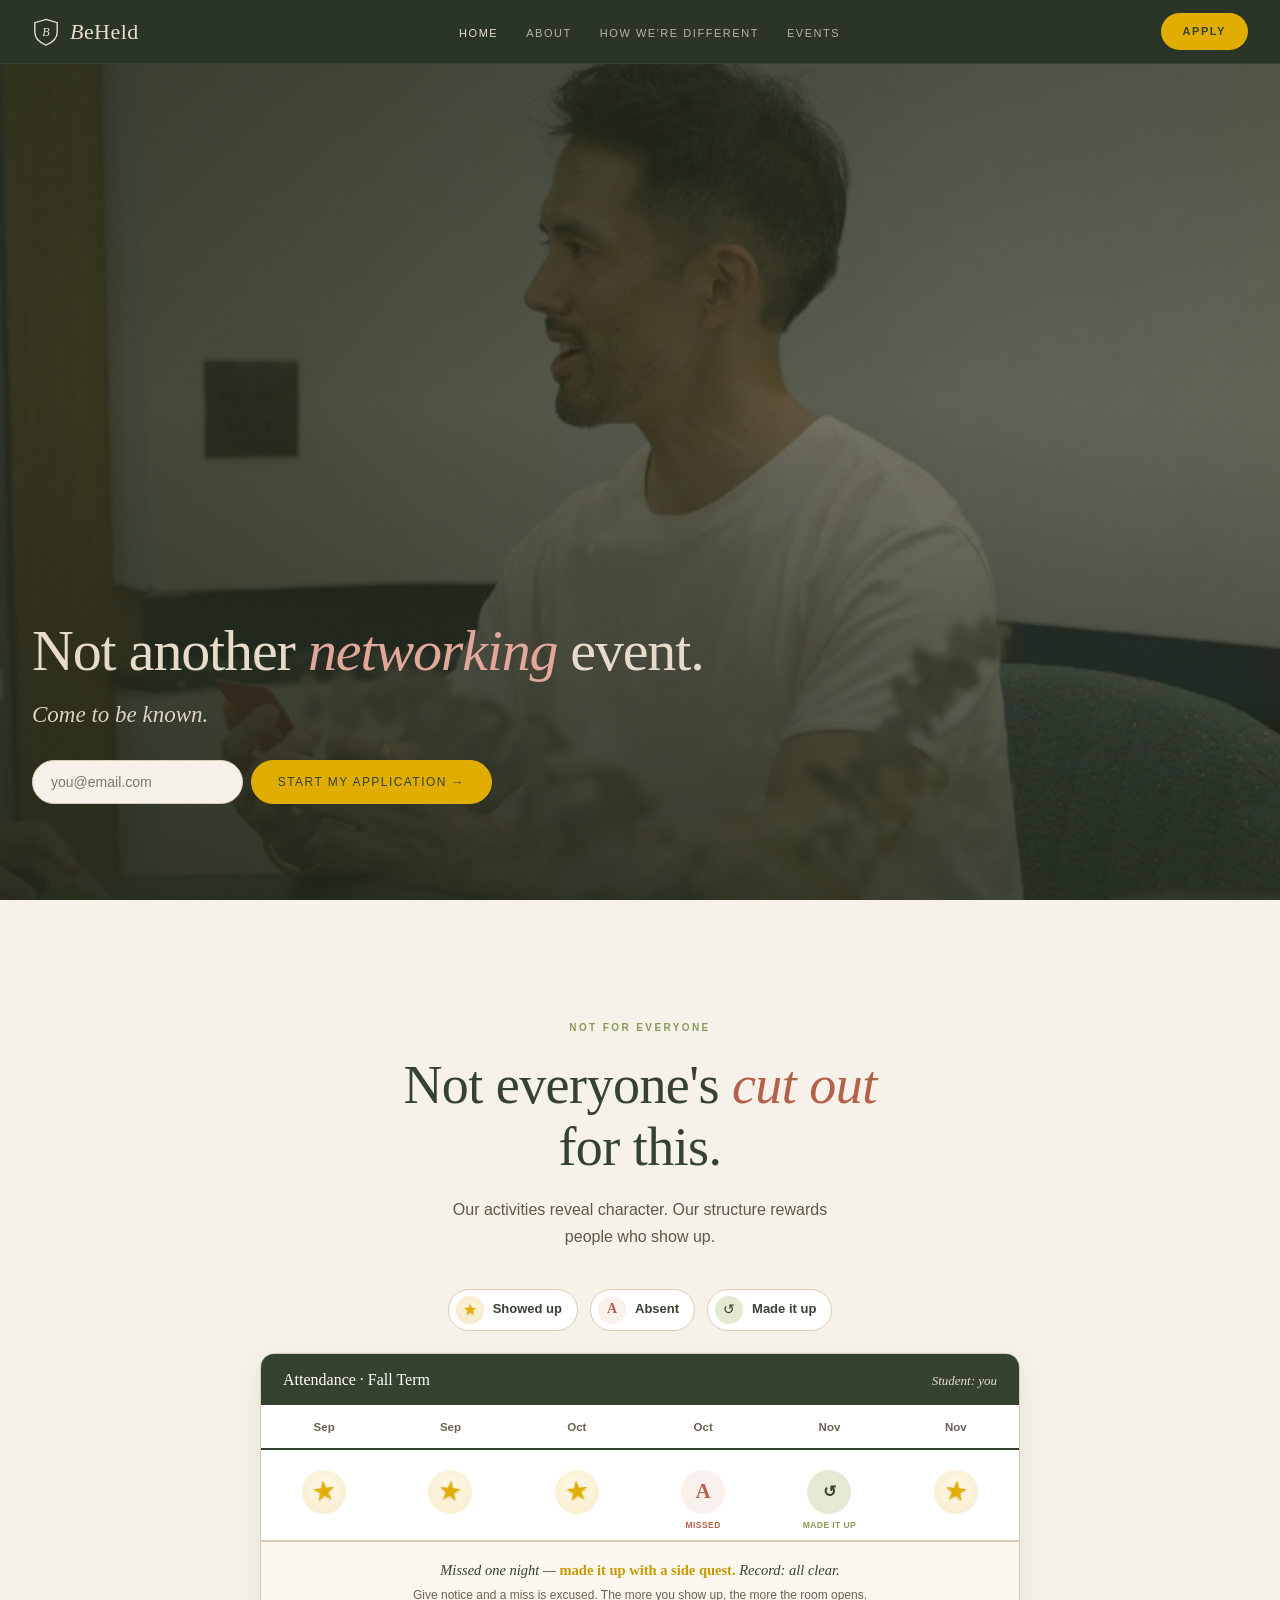
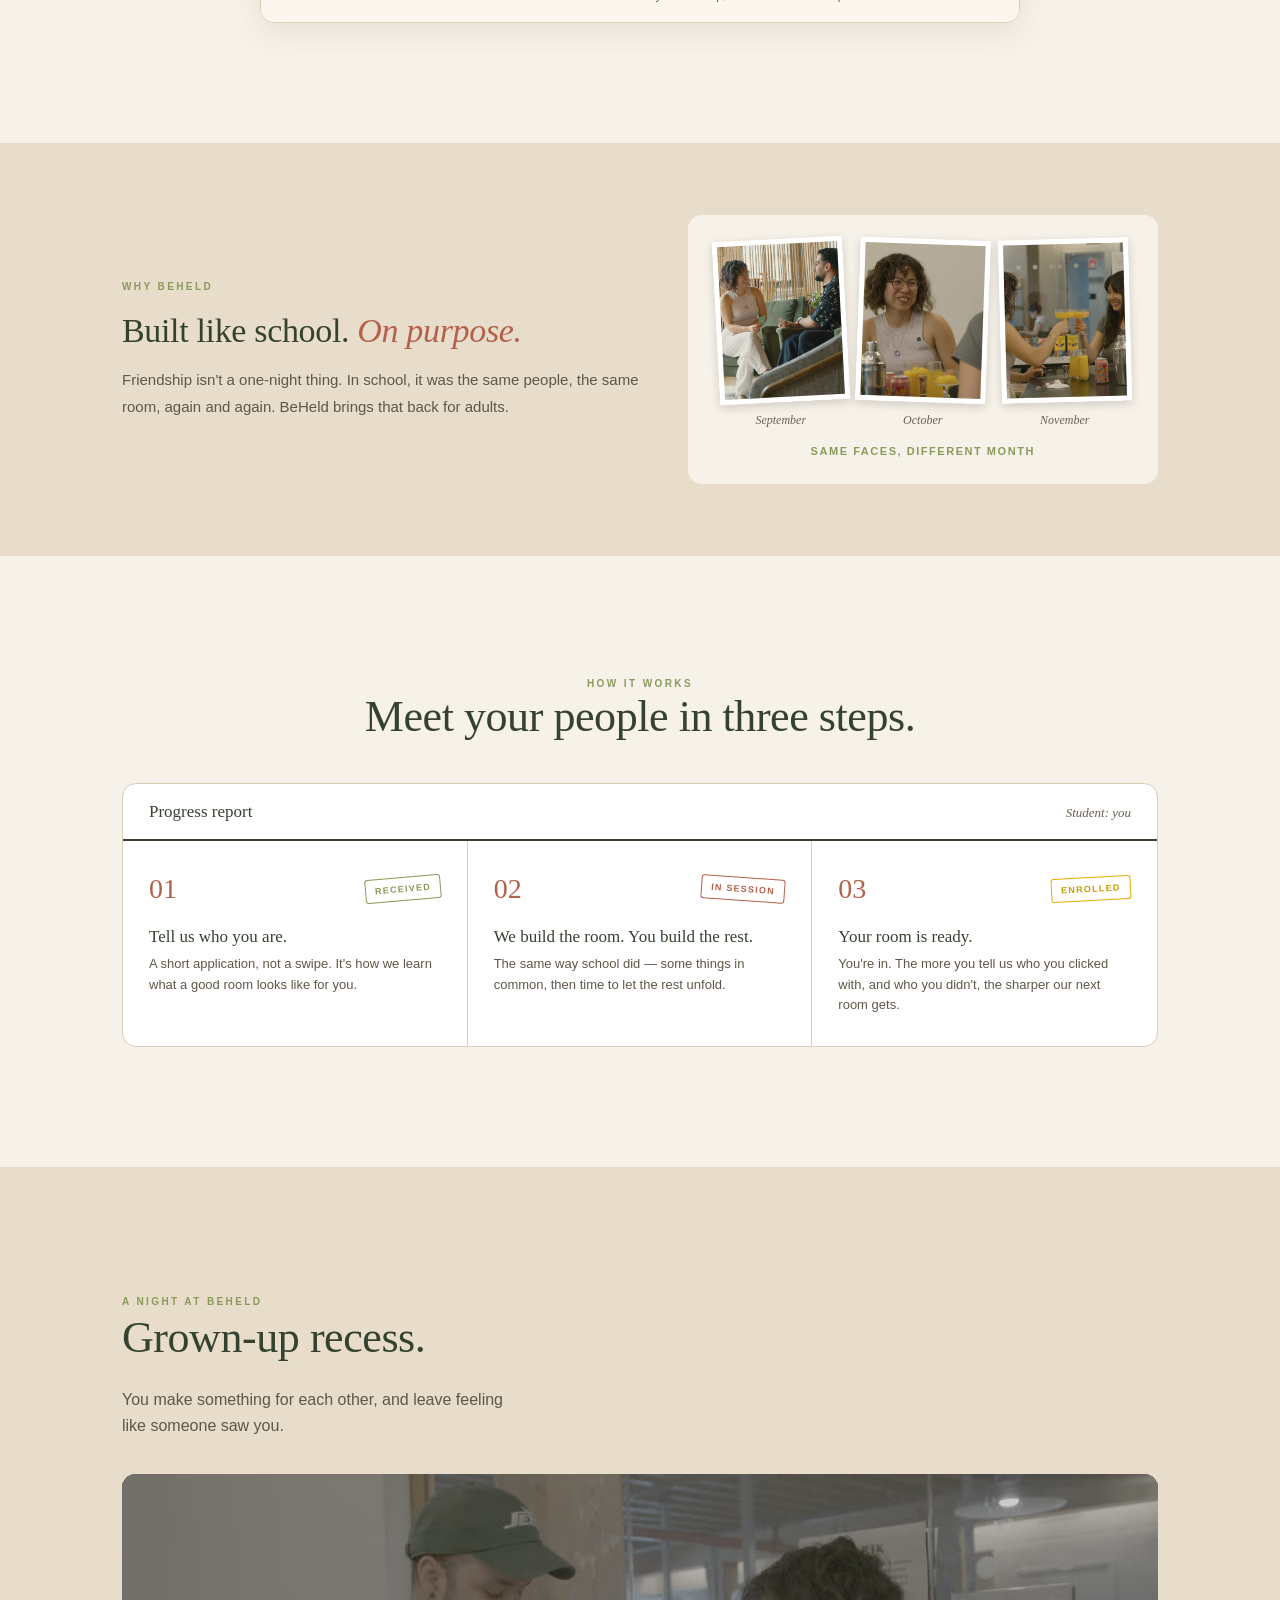
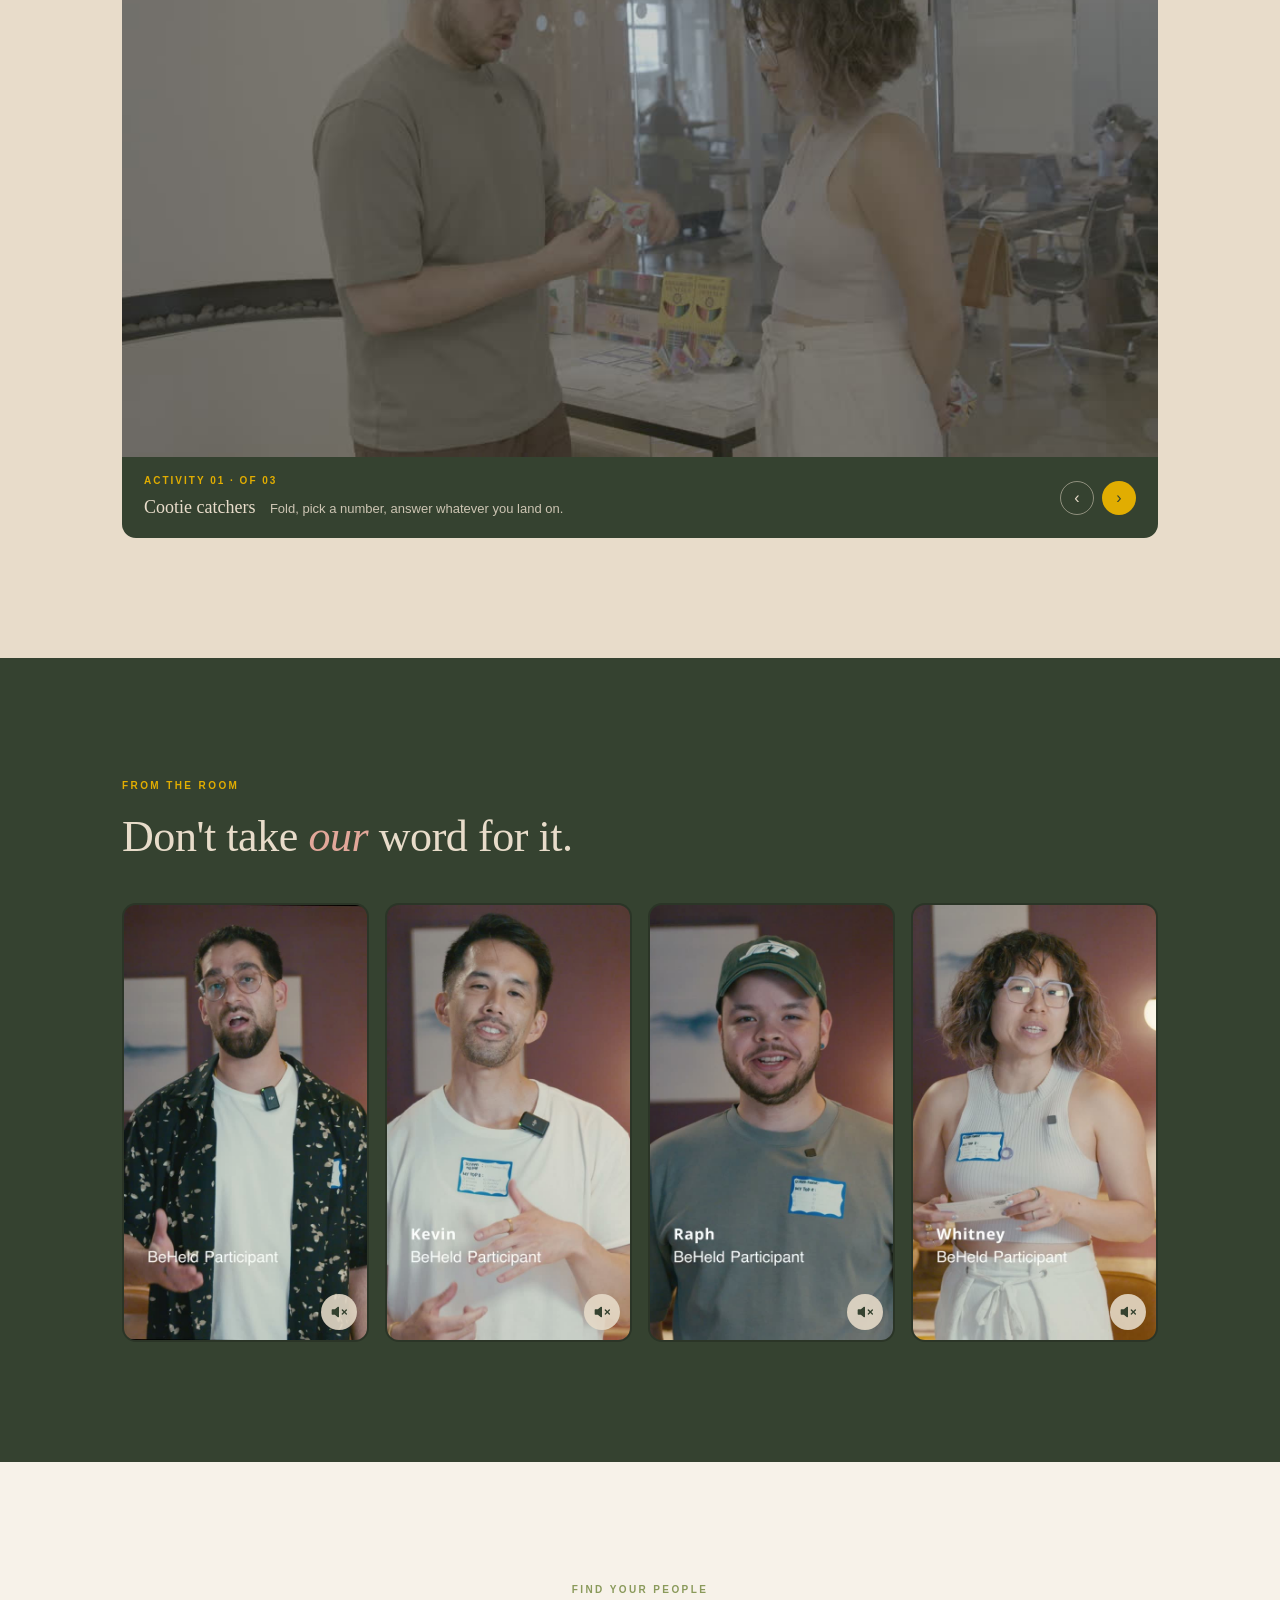
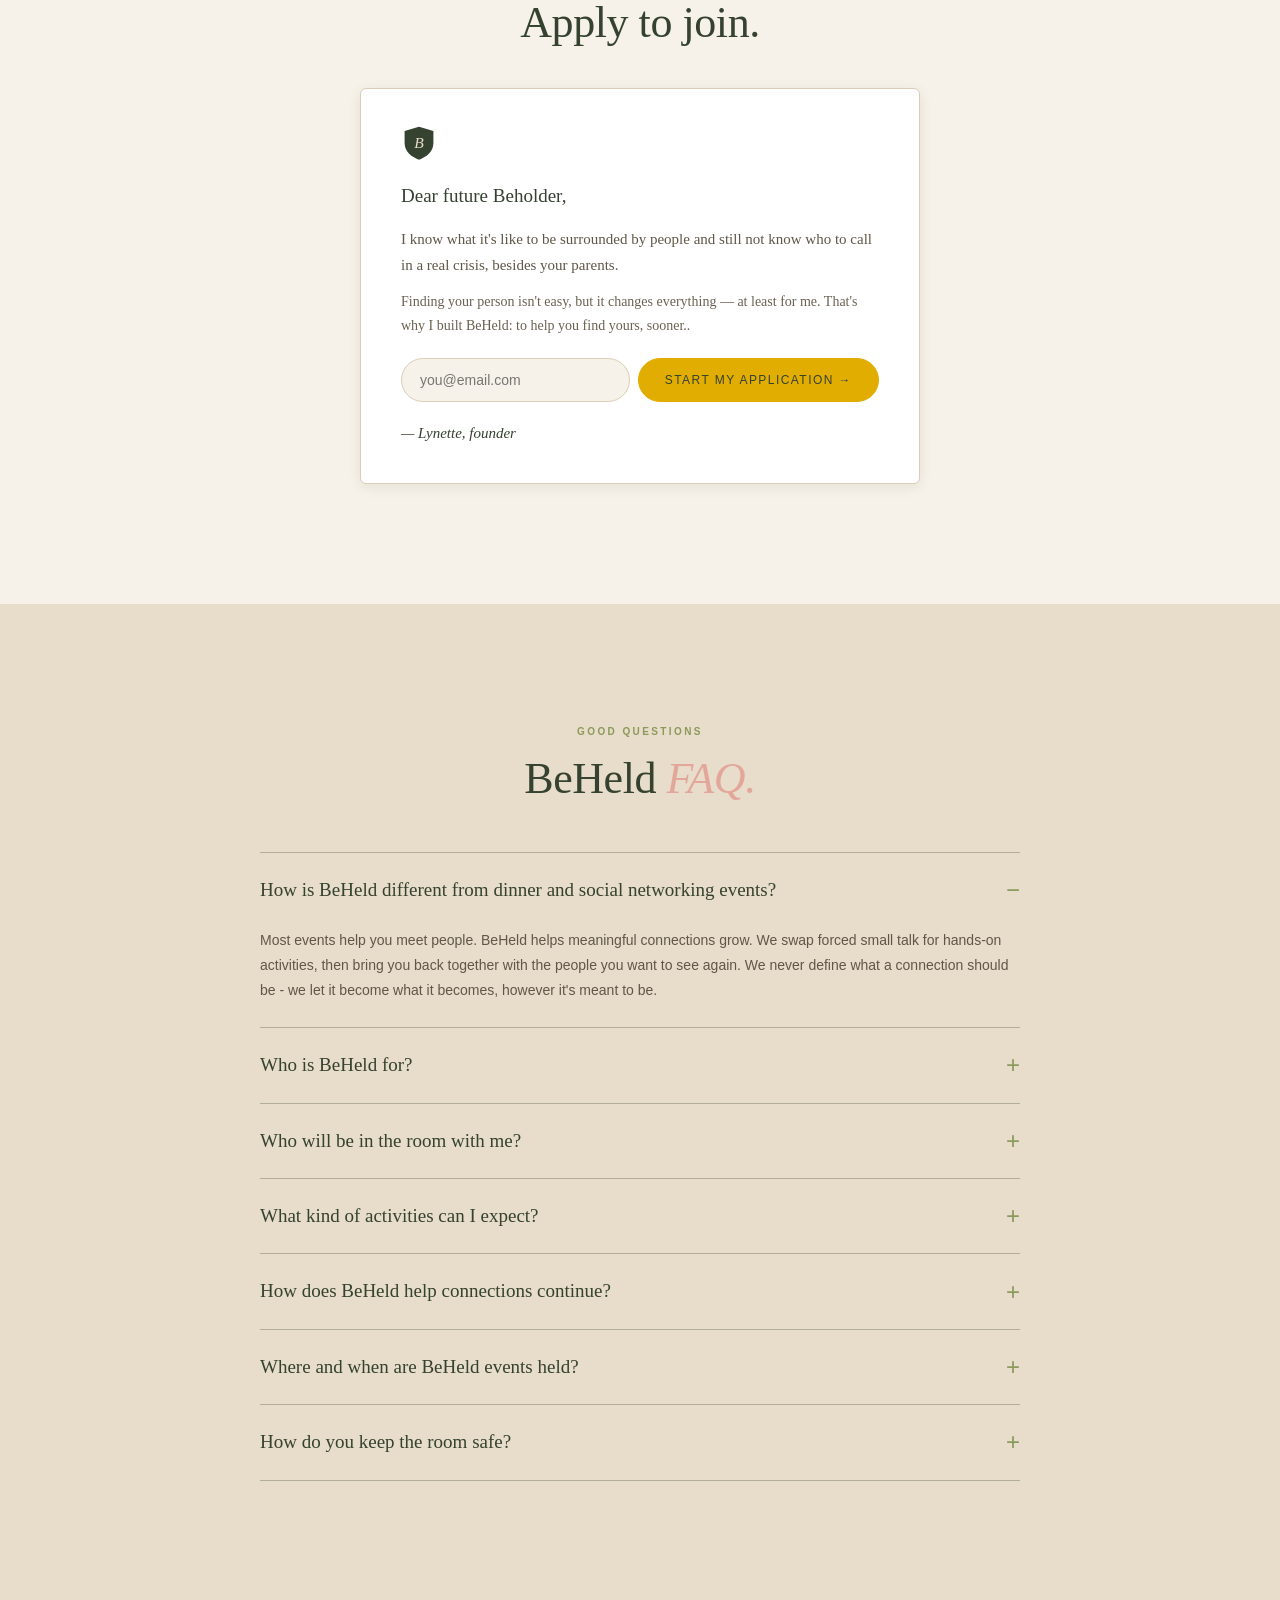
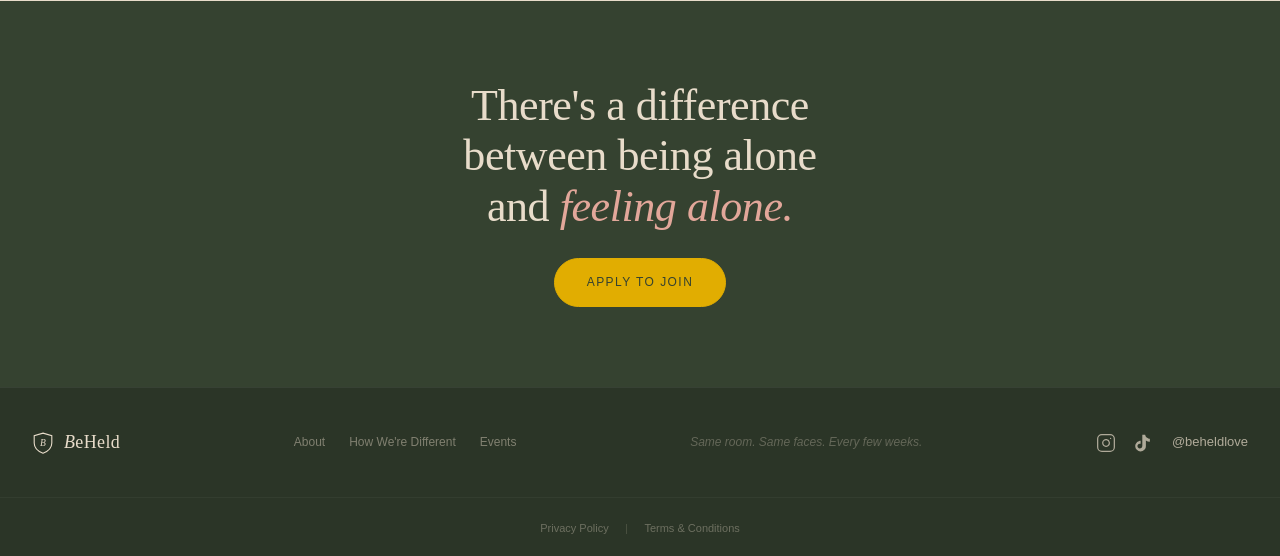
<file: index.html>
<!DOCTYPE html>
<html lang="en">
<head>
  <!-- Google Analytics 4 -->
  <script async src="https://www.googletagmanager.com/gtag/js?id=G-H7E61XHDM6"></script>
  <script>
    window.dataLayer = window.dataLayer || [];
    function gtag(){dataLayer.push(arguments);}
    gtag('js', new Date());
    gtag('config', 'G-H7E61XHDM6', { allow_google_signals: false });
  </script>

  <meta charset="UTF-8"/>
  <meta name="viewport" content="width=device-width, initial-scale=1.0"/>
  <title>Meaningful Connection Events in NYC | BeHeld</title>
  <meta name="description" content="Curated NYC gatherings for people seeking meaningful connection. Go beyond small talk through activities that reveal character and end with Made for You."/>
  <link rel="canonical" href="https://www.beheld.love/"/>
  <meta name="robots" content="index, follow"/>
  <meta property="og:type" content="website"/>
  <meta property="og:title" content="Meaningful Connection Events in NYC | BeHeld"/>
  <meta property="og:description" content="Curated NYC gatherings for people seeking meaningful connection. Go beyond small talk through activities that reveal character and end with Made for You."/>
  <meta property="og:url" content="https://www.beheld.love/"/>
  <meta property="og:image" content="https://www.beheld.love/assets/og-image.jpg"/>
  <meta name="twitter:card" content="summary_large_image"/>
  <link rel="icon" type="image/svg+xml" href="assets/crest.svg"/>
  <!-- Klaviyo onsite tracking + embedded forms -->
  <script async type='text/javascript' src='https://static.klaviyo.com/onsite/js/TFTB5A/klaviyo.js?company_id=TFTB5A'></script>
  <script type="text/javascript">
  //Initialize Klaviyo object on page load
  !function(){if(!window.klaviyo){window._klOnsite=window._klOnsite||[];try{window.klaviyo=new Proxy({},{get:function(n,i){return"push"===i?function(){var n;(n=window._klOnsite).push.apply(n,arguments)}:function(){for(var n=arguments.length,o=new Array(n),w=0;w<n;w++)o[w]=arguments[w];var t="function"==typeof o[o.length-1]?o.pop():void 0,e=new Promise((function(n){window._klOnsite.push([i].concat(o,[function(i){t&&t(i),n(i)}]))}));return e}}})}catch(n){window.klaviyo=window.klaviyo||[],window.klaviyo.push=function(){var n;(n=window._klOnsite).push.apply(n,arguments)}}}}();
  </script>
  <link rel="stylesheet" href="css/tokens.css"/>
  <link rel="stylesheet" href="css/base.css"/>
  <link rel="stylesheet" href="css/styles.css"/>
</head>
<body>

<!-- NAV -->
<nav class="nav">
  <a href="index.html" class="logo">
    <svg class="crest" viewBox="0 0 120 120" aria-hidden="true">
      <path d="M60 6 L108 20 V60 C108 88 86 106 60 116 C34 106 12 88 12 60 V20 Z" fill="none" stroke="currentColor" stroke-width="6"/>
      <text x="60" y="76" text-anchor="middle" font-family="Georgia,serif" font-size="52" fill="currentColor" font-style="italic">B</text>
    </svg>
    <span><em>B</em>eHeld</span>
  </a>
  <ul class="nav-links">
    <li><a href="index.html">Home</a></li>
    <li><a href="about.html">About</a></li>
    <li><a href="different.html">How We're Different</a></li>
    <li><a href="events.html">Events</a></li>
    </ul>
  <a href="#join" class="nav-cta" data-track="tally" data-loc="nav">Apply</a>
  <button class="nav-hamburger" id="hamburger" aria-label="Menu">
    <span></span><span></span><span></span>
  </button>
</nav>
<div class="nav-mobile" id="mobile-nav">
  <a href="index.html">Home</a>
  <a href="about.html">About</a>
  <a href="different.html">How We're Different</a>
  <a href="events.html">Events</a>
  <a href="#join" style="color:var(--mustard)">Apply →</a>
</div>

<!-- HERO -->
<section class="hero" aria-label="Meet people and build real connections in NYC with BeHeld curated gatherings">
  <div class="hero-media">
    <video autoplay muted loop playsinline poster="assets/hero-poster.jpg" preload="metadata">
      <source src="assets/hero-loop.mp4" type="video/mp4">
    </video>
  </div>
  <div class="hero-scrim"></div>

  <div class="hero-content">
    <h1 aria-label="Not another networking, dinner, speed-dating, or social event.">Not another<br class="hero-h1-br"/> <span class="rotate-line" aria-hidden="true"><span class="rotate-slot"><span class="rotate-word accent">networking</span></span> event.</span></h1>
    <p class="hero-sub hero-sub--serif">Come to be known.</p>

    <form class="lead-form" data-signup-source="homepage_hero" data-flow="application" novalidate>
      <input type="email" name="email" placeholder="you@email.com" aria-label="Your email" required>
      <button class="btn btn-primary" type="submit">Start my application →</button>
    </form>
    <p class="lead-form-msg" hidden></p>
  </div>
</section>

<!-- FILTER -->
<section class="section filter-band reveal" id="not-for-everyone">
  <div class="container">
    <span class="eyebrow">Not for everyone</span>
    <h2>Not everyone's <em>cut out</em><br/>for this.</h2>
    <p class="filter-sub">Our activities reveal character. Our structure rewards people who show up.</p>

    <div class="roll-key" aria-hidden="true">
      <div class="roll-key-item"><span class="roll-mark roll-mark--up"><span class="roll-star">★</span></span> <b>Showed up</b></div>
      <div class="roll-key-item"><span class="roll-mark roll-mark--absent">A</span> <b>Absent</b></div>
      <div class="roll-key-item"><span class="roll-mark roll-mark--madeup">↺</span> <b>Made it up</b></div>
    </div>
    <div class="roll-card">
      <div class="roll-head"><span class="roll-title">Attendance · Fall Term</span><span class="roll-student">Student: you</span></div>
      <table class="roll-table" aria-label="Sample attendance record: five nights attended, one missed and made up">
        <thead><tr><th>Sep</th><th>Sep</th><th>Oct</th><th>Oct</th><th>Nov</th><th>Nov</th></tr></thead>
        <tbody><tr>
          <td><span class="roll-cell roll-cell--up roll-tilt1"><span class="roll-star">★</span></span></td>
          <td><span class="roll-cell roll-cell--up roll-tilt2"><span class="roll-star">★</span></span></td>
          <td><span class="roll-cell roll-cell--up roll-tilt1"><span class="roll-star">★</span></span></td>
          <td><span class="roll-cell roll-cell--absent">A<span class="roll-cap roll-cap--miss">missed</span></span></td>
          <td><span class="roll-cell roll-cell--madeup">↺<span class="roll-cap roll-cap--made">made it up</span></span></td>
          <td><span class="roll-cell roll-cell--up roll-tilt2"><span class="roll-star">★</span></span></td>
        </tr></tbody>
      </table>
      <div class="roll-foot">
        <div class="roll-line">Missed one night — <b>made it up with a side quest.</b> Record: all clear.</div>
        <div class="roll-sub">Give notice and a miss is excused. The more you show up, the more the room opens.</div>
      </div>
    </div>
  </div>
</section>

<!-- WHY BEHELD -->
<section class="section why-band reveal">
  <div class="container why-grid">
    <div class="why-text">
      <span class="eyebrow">Why BeHeld</span>
      <h2>Built like school. <em>On purpose.</em></h2>
      <p>Friendship isn't a one-night thing. In school, it was the same people, the same room, again and again. BeHeld brings that back for adults.</p>
    </div>
    <div class="why-graphic why-yearbook">
      <div class="yearbook-strip">
        <figure class="polaroid"><img src="assets/why-yearbook-1.jpg" alt="Two guests trading question cards on a couch at a BeHeld gathering"/><figcaption>September</figcaption></figure>
        <figure class="polaroid"><img src="assets/why-yearbook-2.jpg" alt="A guest smiling over the drink another guest made for her at a BeHeld night"/><figcaption>October</figcaption></figure>
        <figure class="polaroid"><img src="assets/why-yearbook-3.jpg" alt="Two returning guests toasting the drinks they mixed for each other"/><figcaption>November</figcaption></figure>
      </div>
      <div class="why-caption">Same faces, different month</div>
    </div>
  </div>
</section>

<!-- HOW IT WORKS -->
<section class="section reveal" id="how">
  <div class="container">
    <span class="eyebrow" style="display:block;text-align:center;">How it works</span>
    <h2 style="text-align:center;">Meet your people in three steps.</h2>
    <div class="report-card">
      <div class="report-head">
        <span class="report-title">Progress report</span>
        <span class="report-student">Student: you</span>
      </div>
      <div class="report-grid">
        <div class="report-col">
          <div class="report-col-top">
            <span class="report-num">01</span>
            <span class="report-stamp report-stamp--received">Received</span>
          </div>
          <div class="report-step">Tell us who you are.</div>
          <p>A short application, not a swipe. It's how we learn what a good room looks like for you.</p>
        </div>
        <div class="report-col">
          <div class="report-col-top">
            <span class="report-num">02</span>
            <span class="report-stamp report-stamp--session">In session</span>
          </div>
          <div class="report-step">We build the room. You build the rest.</div>
          <p>The same way school did — some things in common, then time to let the rest unfold.</p>
        </div>
        <div class="report-col">
          <div class="report-col-top">
            <span class="report-num">03</span>
            <span class="report-stamp report-stamp--enrolled">Enrolled</span>
          </div>
          <div class="report-step">Your room is ready.</div>
          <p>You're in. The more you tell us who you clicked with, and who you didn't, the sharper our next room gets.</p>
        </div>
      </div>
    </div>
  </div>
</section>

<!-- THE NIGHT -->
<section class="section night-band reveal" id="night">
  <div class="container">
    <span class="eyebrow">A night at BeHeld</span>
    <h2 style="text-align:left;">Grown-up recess.</h2>
    <p class="night-sub">You make something for each other, and leave feeling like someone saw you.</p>
    <div class="recess-carousel">
      <div class="recess-frame">
        <div class="recess-stage">
          <figure class="recess-slide is-active" data-name="Cootie catchers" data-desc="Fold, pick a number, answer whatever you land on.">
            <video src="assets/recess-cootie.mp4" poster="assets/recess-cootie.jpg" muted loop playsinline preload="metadata" aria-label="Guests folding cootie catchers"></video>
          </figure>
          <figure class="recess-slide" data-name="Mix a drink for each other" data-desc="You don’t order here — you make one for the person across from you.">
            <video src="assets/recess-drink.mp4" poster="assets/recess-drink.jpg" muted loop playsinline preload="metadata" aria-label="Guests mixing drinks for each other"></video>
          </figure>
          <figure class="recess-slide" data-name="Deep-question cards" data-desc="Skip the weather. Draw a card, go somewhere real.">
            <video src="assets/recess-questions.mp4" poster="assets/recess-questions.jpg" muted loop playsinline preload="metadata" aria-label="Guests trading deep-question cards"></video>
          </figure>
          <!-- Coming when footage lands:
          <figure class="recess-slide" data-name="Postcard coloring" data-desc="Color something someone else takes home.">…</figure> -->
        </div>
        <div class="recess-caption">
          <div class="recess-text">
            <div class="recess-num">Activity 01 · of 02</div>
            <span class="recess-name">Cootie catchers</span>
            <span class="recess-desc">Fold, pick a number, answer whatever you land on.</span>
          </div>
          <div class="recess-arrows">
            <button class="recess-prev" type="button" aria-label="Previous activity">‹</button>
            <button class="recess-next" type="button" aria-label="Next activity">›</button>
          </div>
        </div>
      </div>
    </div>
  </div>
</section>

<!-- TESTIMONIALS -->
<section class="section testimonial-band reveal" id="stories">
  <div class="container">
    <span class="eyebrow">From the room</span>
    <h2 style="text-align:left;">Don't take <em>our</em> word for it.</h2>
    <div class="testimonial-grid">
      <div class="testimonial-card" data-clip="jason">
        <video src="assets/testimonial-jason.mp4" poster="assets/testimonial-jason.jpg" preload="none" playsinline loop aria-label="Member testimonial video"></video>
        <button class="testimonial-sound" type="button" aria-label="Play with sound">
          <svg class="ic-muted" width="16" height="16" viewBox="0 0 24 24" fill="none" stroke="currentColor" stroke-width="2" stroke-linecap="round" stroke-linejoin="round" aria-hidden="true"><polygon points="11 5 6 9 2 9 2 15 6 15 11 19 11 5" fill="currentColor"/><line x1="23" y1="9" x2="17" y2="15"/><line x1="17" y1="9" x2="23" y2="15"/></svg>
          <svg class="ic-sound" width="16" height="16" viewBox="0 0 24 24" fill="none" stroke="currentColor" stroke-width="2" stroke-linecap="round" stroke-linejoin="round" aria-hidden="true"><polygon points="11 5 6 9 2 9 2 15 6 15 11 19 11 5" fill="currentColor"/><path d="M15.54 8.46a5 5 0 0 1 0 7.07"/><path d="M19.07 4.93a10 10 0 0 1 0 14.14"/></svg>
        </button>
      </div>
      <div class="testimonial-card" data-clip="kevin">
        <video src="assets/testimonial-kevin.mp4" poster="assets/testimonial-kevin.jpg" preload="none" playsinline loop aria-label="Member testimonial video"></video>
        <button class="testimonial-sound" type="button" aria-label="Play with sound">
          <svg class="ic-muted" width="16" height="16" viewBox="0 0 24 24" fill="none" stroke="currentColor" stroke-width="2" stroke-linecap="round" stroke-linejoin="round" aria-hidden="true"><polygon points="11 5 6 9 2 9 2 15 6 15 11 19 11 5" fill="currentColor"/><line x1="23" y1="9" x2="17" y2="15"/><line x1="17" y1="9" x2="23" y2="15"/></svg>
          <svg class="ic-sound" width="16" height="16" viewBox="0 0 24 24" fill="none" stroke="currentColor" stroke-width="2" stroke-linecap="round" stroke-linejoin="round" aria-hidden="true"><polygon points="11 5 6 9 2 9 2 15 6 15 11 19 11 5" fill="currentColor"/><path d="M15.54 8.46a5 5 0 0 1 0 7.07"/><path d="M19.07 4.93a10 10 0 0 1 0 14.14"/></svg>
        </button>
      </div>
      <div class="testimonial-card" data-clip="raph">
        <video src="assets/testimonial-raph.mp4" poster="assets/testimonial-raph.jpg" preload="none" playsinline loop aria-label="Member testimonial video"></video>
        <button class="testimonial-sound" type="button" aria-label="Play with sound">
          <svg class="ic-muted" width="16" height="16" viewBox="0 0 24 24" fill="none" stroke="currentColor" stroke-width="2" stroke-linecap="round" stroke-linejoin="round" aria-hidden="true"><polygon points="11 5 6 9 2 9 2 15 6 15 11 19 11 5" fill="currentColor"/><line x1="23" y1="9" x2="17" y2="15"/><line x1="17" y1="9" x2="23" y2="15"/></svg>
          <svg class="ic-sound" width="16" height="16" viewBox="0 0 24 24" fill="none" stroke="currentColor" stroke-width="2" stroke-linecap="round" stroke-linejoin="round" aria-hidden="true"><polygon points="11 5 6 9 2 9 2 15 6 15 11 19 11 5" fill="currentColor"/><path d="M15.54 8.46a5 5 0 0 1 0 7.07"/><path d="M19.07 4.93a10 10 0 0 1 0 14.14"/></svg>
        </button>
      </div>
      <div class="testimonial-card" data-clip="whitney">
        <video src="assets/testimonial-whitney.mp4" poster="assets/testimonial-whitney.jpg" preload="none" playsinline loop aria-label="Member testimonial video"></video>
        <button class="testimonial-sound" type="button" aria-label="Play with sound">
          <svg class="ic-muted" width="16" height="16" viewBox="0 0 24 24" fill="none" stroke="currentColor" stroke-width="2" stroke-linecap="round" stroke-linejoin="round" aria-hidden="true"><polygon points="11 5 6 9 2 9 2 15 6 15 11 19 11 5" fill="currentColor"/><line x1="23" y1="9" x2="17" y2="15"/><line x1="17" y1="9" x2="23" y2="15"/></svg>
          <svg class="ic-sound" width="16" height="16" viewBox="0 0 24 24" fill="none" stroke="currentColor" stroke-width="2" stroke-linecap="round" stroke-linejoin="round" aria-hidden="true"><polygon points="11 5 6 9 2 9 2 15 6 15 11 19 11 5" fill="currentColor"/><path d="M15.54 8.46a5 5 0 0 1 0 7.07"/><path d="M19.07 4.93a10 10 0 0 1 0 14.14"/></svg>
        </button>
      </div>
    </div>
  </div>
</section>

<!-- JOIN -->
<section class="section reveal" id="join">
  <div class="container">
    <span class="eyebrow" style="display:block;text-align:center;">Find your people</span>
    <h2 style="text-align:center;">Apply to join.</h2>
    <div class="letter-card" id="waitlist">
      <svg class="letter-crest" viewBox="0 0 120 120" aria-hidden="true">
        <path d="M60 6 L108 20 V60 C108 88 86 106 60 116 C34 106 12 88 12 60 V20 Z" fill="var(--ivy)"/>
        <text x="60" y="76" text-anchor="middle" font-family="Georgia,serif" font-size="52" fill="#E8DCCA" font-style="italic">B</text>
      </svg>
      <p class="letter-salutation">Dear future Beholder,</p>
      <p class="letter-body">I know what it's like to be surrounded by people and still not know who to call in a real crisis, besides your parents.</p>
      <p class="letter-aside">Finding your person isn't easy, but it changes everything — at least for me. 
That's why I built BeHeld: to help you find yours, sooner..</p>
      <form class="lead-form" data-signup-source="join_card" data-flow="application" novalidate>
        <input type="email" name="email" placeholder="you@email.com" aria-label="Your email" required>
        <button class="btn btn-primary" type="submit">Start my application →</button>
      </form>
      <p class="lead-form-msg" hidden></p>
      <p class="letter-signature">— Lynette, founder</p>
    </div>
  </div>
</section>

<!-- FAQ -->
<section class="section faq-section" id="faq">
  <div class="container">
    <div class="faq-header reveal">
      <span class="eyebrow" style="display:block;margin-bottom:14px;">Good questions</span>
      <h2>BeHeld <em>FAQ.</em></h2>
    </div>
    <div class="faq-layout-simple reveal">
      <div class="faq-list">
        <details open>
          <summary>How is BeHeld different from dinner and social networking events?</summary>
          <div class="faq-answer"><p> Most events help you meet people. BeHeld helps meaningful connections grow. We swap forced small talk for hands-on activities, then bring you back together with the people you want to see again. We never define what a connection should be - we let it become what it becomes, however it's meant to be.</p></div>
        </details>
         <details>
          <summary>Who is BeHeld for?</summary>
          <div class="faq-answer"><p>BeHeld is for people who want to build meaningful relationships, not just meet more people. Our members show up with intention, invest in the connections they make, and understand that to have a village, you have to be a villager first.</p></div>
        </details>
        <details>
          <summary>Who will be in the room with me?</summary>
          <div class="faq-answer"><p>We thoughtfully curate each group based on life stage and values. We look for enough common ground to make connection easier, without filling the room with people exactly like you. It starts with your application.</p></div>
        </details>
        <details>
          <summary>What kind of activities can I expect?</summary>
          <div class="faq-answer"><p>Activities evolve from event to event, but the blueprint stays the same: make meeting people easier, help you feel seen, and make reconnecting seamless.</p><br>You'll start with a playful icebreaker, followed by a group activity built for laughter and shared moments. If someone stands out, you can leave them a voice note which let us know you'd like to see them again.<br>The evening ends with deeper questions and a "Made for You" activity where you create something for another person based on what you noticed about them.</div>
        </details>
         <details>
          <summary>How does BeHeld help connections continue?</summary>
          <div class="faq-answer"><p>Meaningful relationships take effort, but knowing <em>what to do next</em>shouldn't. Each week you get a menu of side quests, from low effort to high: show up, leave a voice note, check in on someone, host a walk. You decide how you want to show up.Showing up earns points that unlock more matches and deeper quests. Miss something you committed to and you lose a little - then win it back by showing up again.<p>Because having a village starts with being a villager.</p></p></div>
        </details>
        <details>
          <summary>Where and when are BeHeld events held?</summary>
          <div class="faq-answer"><p>Our events runs every Thursday at different locations in New York City. Join the waitlist and we'll invite you when your room is ready — upcoming dates live on the <a href="events.html" style="color:var(--sage);border-bottom:1px solid var(--line);">Events page</a>.</p></div>
        </details>
        <details>
          <summary>How do you keep the room safe?</summary>
          <div class="faq-answer"><p>Every participant agrees to <a href="code.html" style="color:var(--sage);border-bottom:1px solid var(--line);">The BeHeld Code</a> — a short agreement about how we treat each other, with serious consequences for anyone whose behavior threatens the trust of the room.</p></div>
        </details>
      </div>
    </div>
  </div>
</section>

<!-- CLOSING -->
<div class="cta-band cta-band--center reveal">
  <h2>There's a difference between being alone and <em>feeling alone.</em></h2>
  <div class="cta-band-right">
    <a href="#waitlist" class="btn btn-primary" data-track="tally" data-loc="closing_band">Apply to join</a>
  </div>
</div>

<footer class="footer">
  <a href="index.html" class="logo">
    <svg class="crest" viewBox="0 0 120 120" aria-hidden="true" style="width:22px;height:22px;">
      <path d="M60 6 L108 20 V60 C108 88 86 106 60 116 C34 106 12 88 12 60 V20 Z" fill="none" stroke="currentColor" stroke-width="6"/>
      <text x="60" y="76" text-anchor="middle" font-family="Georgia,serif" font-size="52" fill="currentColor" font-style="italic">B</text>
    </svg>
    <span><em>B</em>eHeld</span>
  </a>
  <div class="footer-links">
    <a href="about.html">About</a>
    <a href="different.html">How We're Different</a>
    <a href="events.html">Events</a>
    </div>
  <span class="footer-note">Same room. Same faces. Every few weeks.</span>
  <div class="footer-social">
  <a href="https://www.instagram.com/beheld.love" target="_blank" rel="noopener" aria-label="Instagram">
    <svg width="20" height="20" viewBox="0 0 24 24" fill="none" stroke="currentColor" stroke-width="1.5" stroke-linecap="round" stroke-linejoin="round" aria-hidden="true">
      <rect x="2" y="2" width="20" height="20" rx="5" ry="5"/>
      <path d="M16 11.37A4 4 0 1 1 12.63 8 4 4 0 0 1 16 11.37z"/>
      <line x1="17.5" y1="6.5" x2="17.51" y2="6.5"/>
    </svg>
  </a>
  <a href="https://www.tiktok.com/@beheldlove" target="_blank" rel="noopener" aria-label="TikTok">
    <svg width="20" height="20" viewBox="0 0 24 24" fill="currentColor" aria-hidden="true">
      <path d="M19.59 6.69a4.83 4.83 0 0 1-3.77-4.25V2h-3.45v13.67a2.89 2.89 0 0 1-5.2 1.74 2.89 2.89 0 0 1 2.31-4.64 2.93 2.93 0 0 1 .88.13V9.4a6.84 6.84 0 0 0-1-.05A6.33 6.33 0 0 0 5.8 20.1a6.34 6.34 0 0 0 10.86-4.43V8.94a8.16 8.16 0 0 0 4.77 1.52V7a4.85 4.85 0 0 1-1.84-.31z"/>
    </svg>
  </a>
  <span class="footer-handle">@beheldlove</span>
</div>
</footer>
<div class="footer-legal">
  <a href="privacy.html">Privacy Policy</a>
  <span class="footer-legal-sep">|</span>
  <a href="terms.html">Terms &amp; Conditions</a>
</div>

<!-- STRUCTURED DATA (SEO) -->
<script type="application/ld+json">
{
  "@context": "https://schema.org",
  "@type": "Organization",
  "name": "BeHeld",
  "url": "https://www.beheld.love/",
  "description": "Curated, activity-based gatherings in NYC for adults who want to build meaningful connections.",
  "areaServed": "New York City",
  "slogan": "Same room. Same faces. Every few weeks."
}
</script>
<script type="application/ld+json">
{
  "@context": "https://schema.org",
  "@type": "FAQPage",
  "mainEntity": [
    {
      "@type": "Question",
      "name": "How is BeHeld different from TimeLeft or 222?",
      "acceptedAnswer": { "@type": "Answer", "text": "TimeLeft and 222 seat you with strangers for a one-off dinner, then a new group next time. BeHeld is built on continuity: you tell us who you'd like to see again, and we put you back in the same room. We swap forced small talk for hands-on activities and are built for adults in their 30s and 40s. We don't box it into friends or dating — you meet people and let the relationship find its own shape." }
    },
    {
      "@type": "Question",
      "name": "What happens after I apply?",
      "acceptedAnswer": { "@type": "Answer", "text": "We read every application, then curate a room of adults whose answers suggest you'd actually click. When we've found compatible people, you get an invite with the details — and nothing lands in your inbox until then." }
    },
    {
      "@type": "Question",
      "name": "Is BeHeld for dating or friendship?",
      "acceptedAnswer": { "@type": "Answer", "text": "Neither, exactly. BeHeld is about meaningful connection in NYC — we don't define it for you. Some find friends, some find a partner, some find community; you meet people who fit and let it grow at its own pace." }
    },
    {
      "@type": "Question",
      "name": "Who comes to BeHeld gatherings?",
      "acceptedAnswer": { "@type": "Answer", "text": "Mostly people in their 30s and 40s who are tired of dating apps and serious about building meaningful connections as an adult in NYC. Every guest is curated from a short application." }
    },
    {
      "@type": "Question",
      "name": "Where and when are BeHeld events held?",
      "acceptedAnswer": { "@type": "Answer", "text": "Gatherings run in intimate NYC venues. Seats are limited, so the room stays small. Join the waitlist and we'll invite you when your room is ready — upcoming dates are on the Events page." }
    },
    {
      "@type": "Question",
      "name": "How do you keep the room safe?",
      "acceptedAnswer": { "@type": "Answer", "text": "Every participant agrees to The BeHeld Code — a short agreement about how we treat each other, with serious consequences for anyone whose behavior threatens the trust of the room." }
    }
  ]
}
</script>

<script src="js/main.js"></script>
<script src="js/ab-test.js"></script>
</body>
</html>
</file>
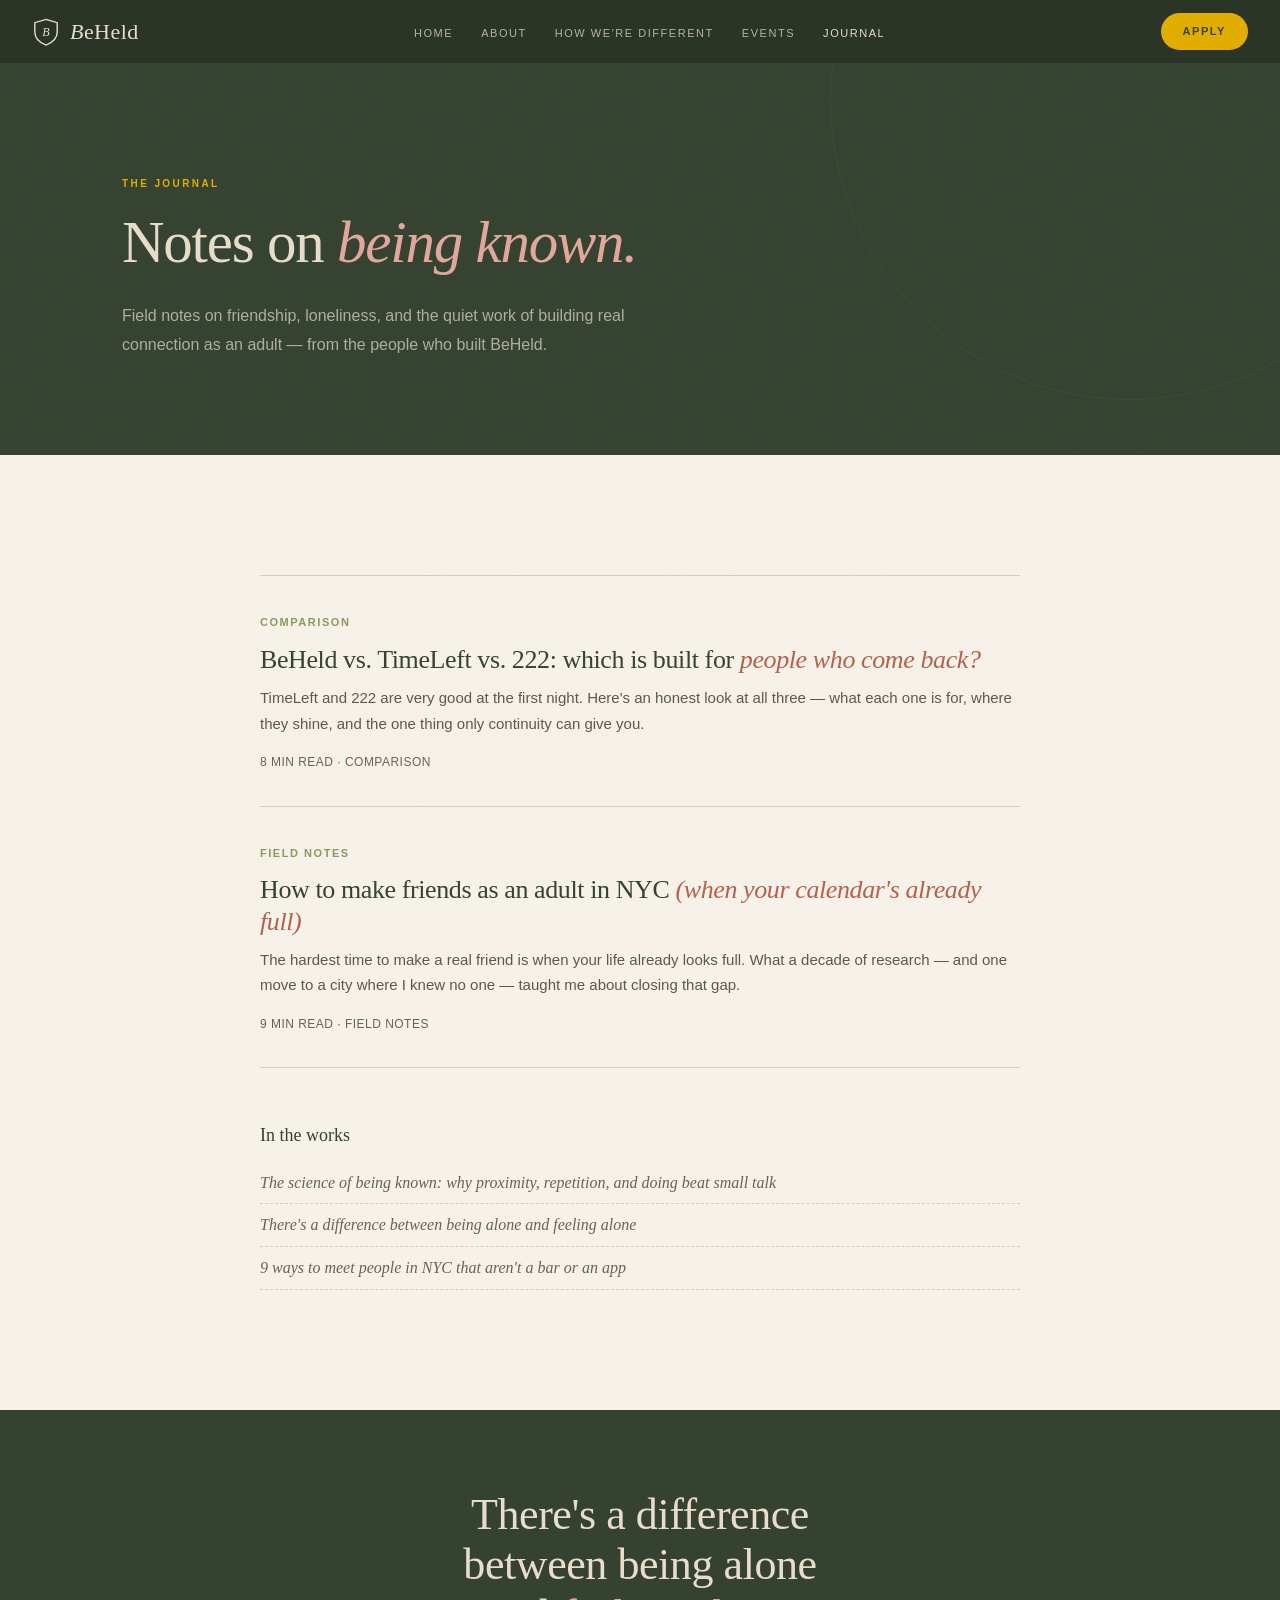
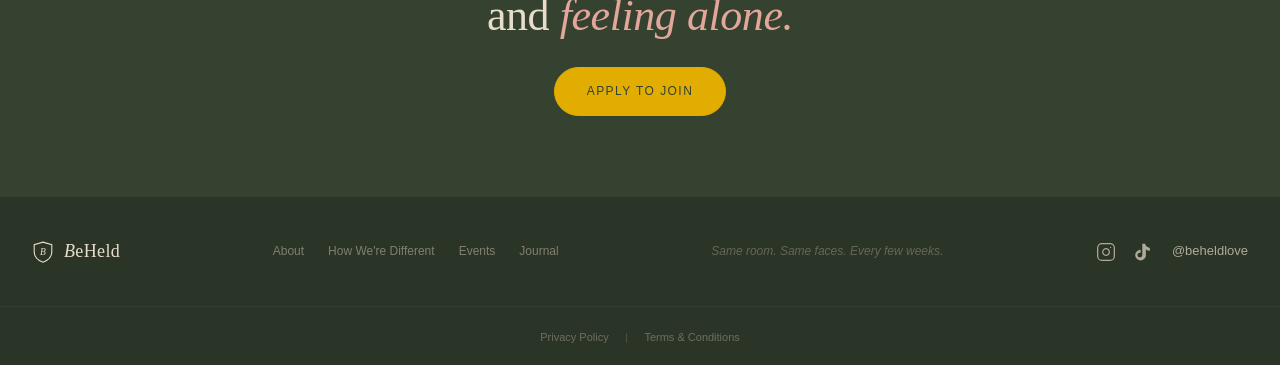
<file: journal/index.html>
<!DOCTYPE html>
<html lang="en">
<head>
  <!-- Google Analytics 4 — replace G-XXXXXXXXXX with the real measurement ID -->
  <script async src="https://www.googletagmanager.com/gtag/js?id=G-git"></script>
  <script>
    window.dataLayer = window.dataLayer || [];
    function gtag(){dataLayer.push(arguments);}
    gtag('js', new Date());
    try {
      var bhv = localStorage.getItem('bh_hero_variant');
      if (bhv) gtag('set', 'user_properties', { hero_variant: bhv });
    } catch (e) {}
    gtag('config', 'G-XXXXXXXXXX', { allow_google_signals: false });
  </script>

  <meta charset="UTF-8"/>
  <meta name="viewport" content="width=device-width, initial-scale=1.0"/>
  <title>The Journal — Notes on Being Known | BeHeld</title>
  <meta name="description" content="Field notes on friendship, loneliness, and building real connection as an adult in NYC — from the team behind BeHeld's curated gatherings."/>
  <link rel="canonical" href="https://beheld.love/journal/"/>
  <meta name="robots" content="index, follow"/>
  <meta property="og:type" content="website"/>
  <meta property="og:title" content="The Journal — Notes on Being Known | BeHeld"/>
  <meta property="og:description" content="Field notes on friendship, loneliness, and building real connection as an adult in NYC."/>
  <meta property="og:url" content="https://beheld.love/journal/"/>
  <meta property="og:image" content="https://beheld.love/assets/og-image.jpg"/>
  <meta name="twitter:card" content="summary_large_image"/>
  <link rel="icon" type="image/svg+xml" href="../assets/crest.svg"/>
  <!-- Klaviyo onsite tracking + embedded forms -->
  <script async type='text/javascript' src='https://static.klaviyo.com/onsite/js/TFTB5A/klaviyo.js?company_id=TFTB5A'></script>
  <script type="text/javascript">
  !function(){if(!window.klaviyo){window._klOnsite=window._klOnsite||[];try{window.klaviyo=new Proxy({},{get:function(n,i){return"push"===i?function(){var n;(n=window._klOnsite).push.apply(n,arguments)}:function(){for(var n=arguments.length,o=new Array(n),w=0;w<n;w++)o[w]=arguments[w];var t="function"==typeof o[o.length-1]?o.pop():void 0,e=new Promise((function(n){window._klOnsite.push([i].concat(o,[function(i){t&&t(i),n(i)}]))}));return e}}})}catch(n){window.klaviyo=window.klaviyo||[],window.klaviyo.push=function(){var n;(n=window._klOnsite).push.apply(n,arguments)}}}}();
  </script>
  <link rel="stylesheet" href="../css/tokens.css"/>
  <link rel="stylesheet" href="../css/base.css"/>
  <link rel="stylesheet" href="../css/styles.css"/>

  <style>
    /* Journal-specific layout — uses existing brand tokens */
    .journal-list { max-width: var(--narrow-max); margin: 0 auto; }
    .journal-post {
      display: block;
      padding: 32px 0;
      border-bottom: 1px solid var(--line);
      text-decoration: none;
      color: inherit;
      transition: transform var(--transition-fast);
    }
    .journal-post:hover { transform: translateX(4px); }
    .journal-post:hover .journal-title { color: var(--sage); }
    .journal-cat {
      display: inline-block;
      font-family: var(--font-sans);
      font-size: 11px;
      letter-spacing: 0.14em;
      text-transform: uppercase;
      color: var(--sage);
      font-weight: 700;
      margin-bottom: 12px;
    }
    .journal-title {
      font-family: var(--font-serif);
      font-size: 26px;
      line-height: 1.2;
      color: var(--ivy);
      letter-spacing: -0.4px;
      margin: 0 0 10px;
      transition: color var(--transition-fast);
    }
    .journal-title em { font-style: italic; color: var(--clay); }
    .journal-dek { font-size: 15px; line-height: 1.7; color: var(--ink-soft); margin: 0 0 12px; }
    .journal-meta { font-size: 12px; letter-spacing: 0.04em; color: var(--muted); text-transform: uppercase; }
    .journal-featured { border-top: 1px solid var(--line); }
    .journal-soon { max-width: var(--narrow-max); margin: 48px auto 0; padding-top: 8px; }
    .journal-soon h3 { font-family: var(--font-serif); font-size: 18px; color: var(--ivy); font-weight: 400; margin: 0 0 14px; }
    .journal-soon ul { list-style: none; padding: 0; margin: 0; }
    .journal-soon li { font-family: var(--font-serif); font-style: italic; font-size: 16px; color: var(--muted); padding: 8px 0; border-bottom: 1px dashed var(--line); }
    @media (max-width: 768px) { .journal-title { font-size: 22px; } }
  </style>
</head>
<body>

<nav class="nav">
  <a href="../index.html" class="logo">
    <svg class="crest" viewBox="0 0 120 120" aria-hidden="true"><path d="M60 6 L108 20 V60 C108 88 86 106 60 116 C34 106 12 88 12 60 V20 Z" fill="none" stroke="currentColor" stroke-width="6"/><text x="60" y="76" text-anchor="middle" font-family="Georgia,serif" font-size="52" fill="currentColor" font-style="italic">B</text></svg>
    <span><em>B</em>eHeld</span>
  </a>
  <ul class="nav-links">
    <li><a href="../index.html">Home</a></li>
    <li><a href="../about.html">About</a></li>
    <li><a href="../different.html">How We're Different</a></li>
    <li><a href="../events.html">Events</a></li>
    <li><a href="index.html" class="active">Journal</a></li>
  </ul>
  <a href="../index.html#join" class="nav-cta" data-track="tally" data-loc="nav">Apply</a>
  <button class="nav-hamburger" id="hamburger" aria-label="Menu"><span></span><span></span><span></span></button>
</nav>
<div class="nav-mobile" id="mobile-nav">
  <a href="../index.html">Home</a>
  <a href="../about.html">About</a>
  <a href="../different.html">How We're Different</a>
  <a href="../events.html">Events</a>
  <a href="index.html">Journal</a>
  <a href="../index.html#join" style="color:var(--mustard)">Apply →</a>
</div>

<div class="page-hero">
  <div class="page-hero-inner">
    <span class="eyebrow">The Journal</span>
    <h1>Notes on <em>being known.</em></h1>
    <p>Field notes on friendship, loneliness, and the quiet work of building real connection as an adult — from the people who built BeHeld.</p>
  </div>
</div>

<section class="section">
  <div class="journal-list journal-featured">

    <a class="journal-post" href="beheld-vs-timeleft-vs-222.html">
      <span class="journal-cat">Comparison</span>
      <h2 class="journal-title">BeHeld vs. TimeLeft vs. 222: which is built for <em>people who come back?</em></h2>
      <p class="journal-dek">TimeLeft and 222 are very good at the first night. Here's an honest look at all three — what each one is for, where they shine, and the one thing only continuity can give you.</p>
      <span class="journal-meta">8 min read · Comparison</span>
    </a>

    <a class="journal-post" href="how-to-make-friends-adult-nyc.html">
      <span class="journal-cat">Field notes</span>
      <h2 class="journal-title">How to make friends as an adult in NYC <em>(when your calendar's already full)</em></h2>
      <p class="journal-dek">The hardest time to make a real friend is when your life already looks full. What a decade of research — and one move to a city where I knew no one — taught me about closing that gap.</p>
      <span class="journal-meta">9 min read · Field notes</span>
    </a>

  </div>

  <div class="journal-soon">
    <h3>In the works</h3>
    <ul>
      <li>The science of being known: why proximity, repetition, and doing beat small talk</li>
      <li>There's a difference between being alone and feeling alone</li>
      <li>9 ways to meet people in NYC that aren't a bar or an app</li>
    </ul>
  </div>
</section>

<div class="cta-band cta-band--center reveal">
  <h2>There's a difference between being alone and <em>feeling alone.</em></h2>
  <div class="cta-band-right">
    <a href="../index.html#join" class="btn btn-primary" data-track="tally" data-loc="journal_closing">Apply to join</a>
  </div>
</div>

<footer class="footer">
  <a href="../index.html" class="logo">
    <svg class="crest" viewBox="0 0 120 120" aria-hidden="true" style="width:22px;height:22px;"><path d="M60 6 L108 20 V60 C108 88 86 106 60 116 C34 106 12 88 12 60 V20 Z" fill="none" stroke="currentColor" stroke-width="6"/><text x="60" y="76" text-anchor="middle" font-family="Georgia,serif" font-size="52" fill="currentColor" font-style="italic">B</text></svg>
    <span><em>B</em>eHeld</span>
  </a>
  <div class="footer-links">
    <a href="../about.html">About</a>
    <a href="../different.html">How We're Different</a>
    <a href="../events.html">Events</a>
    <a href="index.html">Journal</a>
  </div>
  <span class="footer-note">Same room. Same faces. Every few weeks.</span>
  <div class="footer-social">
    <a href="https://www.instagram.com/beheldlove" target="_blank" rel="noopener" aria-label="Instagram">
      <svg width="20" height="20" viewBox="0 0 24 24" fill="none" stroke="currentColor" stroke-width="1.5" stroke-linecap="round" stroke-linejoin="round" aria-hidden="true"><rect x="2" y="2" width="20" height="20" rx="5" ry="5"/><path d="M16 11.37A4 4 0 1 1 12.63 8 4 4 0 0 1 16 11.37z"/><line x1="17.5" y1="6.5" x2="17.51" y2="6.5"/></svg>
    </a>
    <a href="https://www.tiktok.com/@beheldlove" target="_blank" rel="noopener" aria-label="TikTok">
      <svg width="20" height="20" viewBox="0 0 24 24" fill="currentColor" aria-hidden="true"><path d="M19.59 6.69a4.83 4.83 0 0 1-3.77-4.25V2h-3.45v13.67a2.89 2.89 0 0 1-5.2 1.74 2.89 2.89 0 0 1 2.31-4.64 2.93 2.93 0 0 1 .88.13V9.4a6.84 6.84 0 0 0-1-.05A6.33 6.33 0 0 0 5.8 20.1a6.34 6.34 0 0 0 10.86-4.43V8.94a8.16 8.16 0 0 0 4.77 1.52V7a4.85 4.85 0 0 1-1.84-.31z"/></svg>
    </a>
    <span class="footer-handle">@beheldlove</span>
  </div>
</footer>
<div class="footer-legal">
  <a href="../privacy.html">Privacy Policy</a>
  <span class="footer-legal-sep">|</span>
  <a href="../terms.html">Terms &amp; Conditions</a>
</div>

<!-- STRUCTURED DATA -->
<script type="application/ld+json">
{
  "@context": "https://schema.org",
  "@type": "Blog",
  "name": "The BeHeld Journal",
  "url": "https://beheld.love/journal/",
  "description": "Field notes on friendship, loneliness, and building real connection as an adult in NYC.",
  "publisher": { "@type": "Organization", "name": "BeHeld", "url": "https://beheld.love/" },
  "blogPost": [
    { "@type": "BlogPosting", "headline": "BeHeld vs. TimeLeft vs. 222: which is built for people who come back?", "url": "https://beheld.love/journal/beheld-vs-timeleft-vs-222.html" },
    { "@type": "BlogPosting", "headline": "How to make friends as an adult in NYC (when your calendar's already full)", "url": "https://beheld.love/journal/how-to-make-friends-adult-nyc.html" }
  ]
}
</script>
<script type="application/ld+json">
{
  "@context": "https://schema.org",
  "@type": "BreadcrumbList",
  "itemListElement": [
    { "@type": "ListItem", "position": 1, "name": "Home", "item": "https://beheld.love/" },
    { "@type": "ListItem", "position": 2, "name": "Journal", "item": "https://beheld.love/journal/" }
  ]
}
</script>

<script src="../js/main.js"></script>
<script src="../js/ab-test.js"></script>
</body>
</html>
</file>
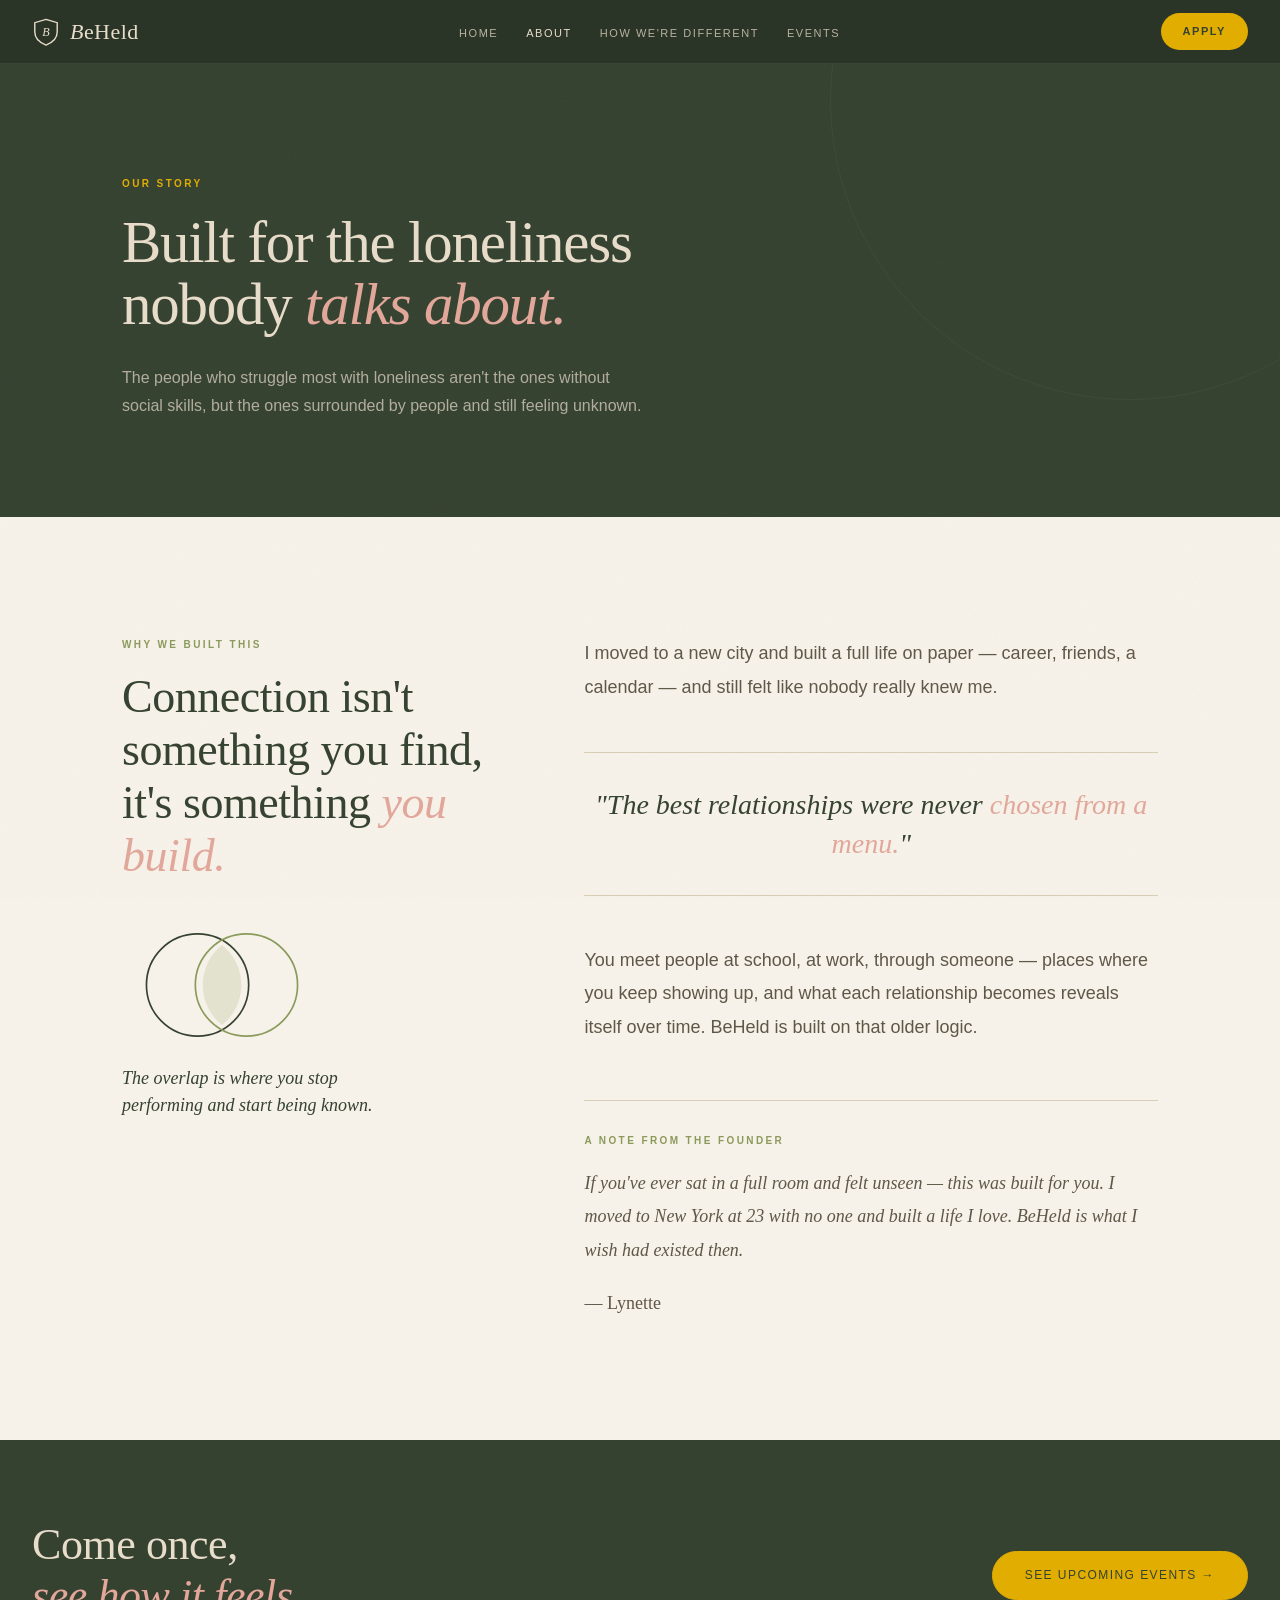
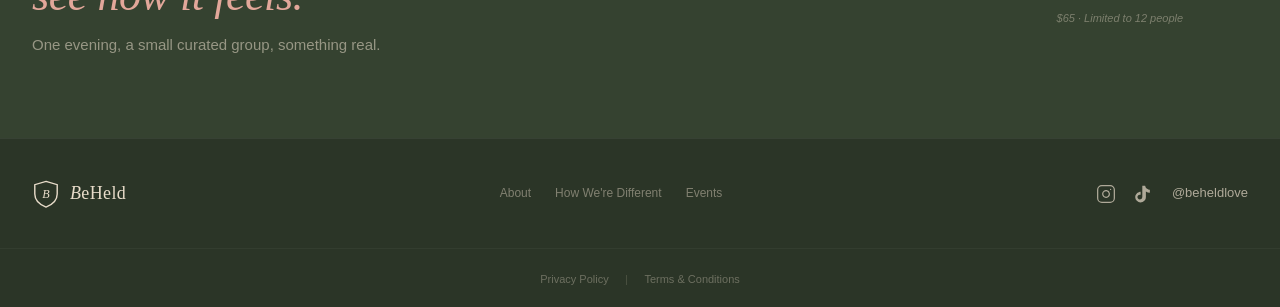
<file: about.html>
<!DOCTYPE html>
<html lang="en">
<head>
  <meta charset="UTF-8"/><meta name="viewport" content="width=device-width, initial-scale=1.0"/>
  <title>About BeHeld | Meaningful Relationships in NYC</title>
  <meta name="description" content="BeHeld is for people seeking meaningful relationships and willing to show up for them. Discover why we built deeper, more intentional gatherings in NYC."/>
  <!-- Google Analytics 4 -->
  <script async src="https://www.googletagmanager.com/gtag/js?id=G-H7E61XHDM6"></script>
  <script>
    window.dataLayer = window.dataLayer || [];
    function gtag(){dataLayer.push(arguments);}
    gtag('js', new Date());
    gtag('config', 'G-H7E61XHDM6', { allow_google_signals: false });
  </script>
  <link rel="icon" type="image/svg+xml" href="assets/crest.svg"/>
  <link rel="canonical" href="https://www.beheld.love/about.html"/>
  <meta property="og:type" content="website"/>
  <meta property="og:title" content="About BeHeld | Meaningful Relationships in NYC"/>
  <meta property="og:description" content="BeHeld is for people seeking meaningful relationships and willing to show up for them. Discover why we built deeper, more intentional gatherings in NYC."/>
  <meta property="og:url" content="https://www.beheld.love/about.html"/>
  <meta property="og:image" content="https://www.beheld.love/assets/og-image.jpg"/>
  <meta name="twitter:card" content="summary_large_image"/>
  <!-- Klaviyo onsite tracking + embedded forms -->
  <script async type='text/javascript' src='https://static.klaviyo.com/onsite/js/TFTB5A/klaviyo.js?company_id=TFTB5A'></script>
  <script type="text/javascript">
  //Initialize Klaviyo object on page load
  !function(){if(!window.klaviyo){window._klOnsite=window._klOnsite||[];try{window.klaviyo=new Proxy({},{get:function(n,i){return"push"===i?function(){var n;(n=window._klOnsite).push.apply(n,arguments)}:function(){for(var n=arguments.length,o=new Array(n),w=0;w<n;w++)o[w]=arguments[w];var t="function"==typeof o[o.length-1]?o.pop():void 0,e=new Promise((function(n){window._klOnsite.push([i].concat(o,[function(i){t&&t(i),n(i)}]))}));return e}}})}catch(n){window.klaviyo=window.klaviyo||[],window.klaviyo.push=function(){var n;(n=window._klOnsite).push.apply(n,arguments)}}}}();
  </script>
  <link rel="stylesheet" href="css/tokens.css"/><link rel="stylesheet" href="css/base.css"/><link rel="stylesheet" href="css/styles.css"/>
</head>
<body>
<nav class="nav">
  <a href="index.html" class="logo"><svg class="crest" viewBox="0 0 120 120" aria-hidden="true"><path d="M60 6 L108 20 V60 C108 88 86 106 60 116 C34 106 12 88 12 60 V20 Z" fill="none" stroke="currentColor" stroke-width="6"/><text x="60" y="76" text-anchor="middle" font-family="Georgia,serif" font-size="52" fill="currentColor" font-style="italic">B</text></svg><span><em>B</em>eHeld</span></a>
  <ul class="nav-links">
    <li><a href="index.html">Home</a></li><li><a href="about.html" class="active">About</a></li>
    <li><a href="different.html">How We're Different</a></li><li><a href="events.html">Events</a></li>
    </ul>
  <a href="index.html#join" class="nav-cta" data-track="tally" data-loc="nav">Apply</a>
  <button class="nav-hamburger" id="hamburger" aria-label="Menu"><span></span><span></span><span></span></button>
</nav>
<div class="nav-mobile" id="mobile-nav">
  <a href="index.html">Home</a><a href="about.html">About</a><a href="different.html">How We're Different</a>
  <a href="events.html">Events</a><a href="index.html#join" style="color:var(--mustard)">Apply →</a>
</div>

<div class="page-hero">
  <div class="page-hero-inner">
    <span class="eyebrow">Our story</span>
    <h1>Built for the loneliness<br/>nobody <em>talks about.</em></h1>
    <p>The people who struggle most with loneliness aren't the ones without social skills, but the ones surrounded by people and still feeling unknown.</p>
  </div>
</div>

<section class="section">
  <div class="container">
    <div class="about-layout reveal">
      <div class="about-intro">
        <span class="eyebrow" style="display:block;margin-bottom:18px;">Why we built this</span>
        <h2 style="text-align:left;">Connection isn't something you find,<br/>it's something <em>you build.</em></h2>

        <div class="about-motif">
          <svg width="200" height="124" viewBox="0 0 180 110" fill="none" xmlns="http://www.w3.org/2000/svg" aria-hidden="true">
            <path d="M90 19 A46 46 0 0 1 90 91 A46 46 0 0 1 90 19 Z" fill="#8A9A5B" opacity="0.18"/>
            <circle cx="68" cy="55" r="46" stroke="#354230" stroke-width="1.5" fill="none"/>
            <circle cx="112" cy="55" r="46" stroke="#8A9A5B" stroke-width="1.5" fill="none"/>
          </svg>
          <p class="about-motif-caption">The overlap is where you stop performing and start being known.</p>
        </div>
      </div>

      <div class="about-story">
        <p>I moved to a new city and built a full life on paper — career, friends, a calendar — and still felt like nobody really knew me.</p>
        <div class="pullquote"><p>"The best relationships were never <em>chosen from a menu.</em>"</p></div>
        <p>You meet people at school, at work, through someone — places where you keep showing up, and what each relationship becomes reveals itself over time. BeHeld is built on that older logic.</p>

        <div class="founder-note">
          <span class="eyebrow" style="display:block;margin-bottom:18px;">A note from the founder</span>
          <p class="founder-note-body">If you've ever sat in a full room and felt unseen — this was built for you. I moved to New York at 23 with no one and built a life I love. BeHeld is what I wish had existed then.</p>
          <p class="founder-signature">— Lynette</p>
        </div>
      </div>
    </div>
  </div>
</section>

<div class="cta-band reveal">
  <div><h2>Come once,<br/><em>see how it feels.</em></h2><p>One evening, a small curated group, something real.</p></div>
  <div class="cta-band-right"><a href="events.html" class="btn btn-primary">See upcoming events →</a><div class="cta-note">$65 · Limited to 12 people</div></div>
</div>

<footer class="footer">
  <a href="index.html" class="logo"><svg class="crest" viewBox="0 0 120 120" aria-hidden="true"><path d="M60 6 L108 20 V60 C108 88 86 106 60 116 C34 106 12 88 12 60 V20 Z" fill="none" stroke="currentColor" stroke-width="6"/><text x="60" y="76" text-anchor="middle" font-family="Georgia,serif" font-size="52" fill="currentColor" font-style="italic">B</text></svg><span><em>B</em>eHeld</span></a>
  <div class="footer-links"><a href="about.html">About</a><a href="different.html">How We're Different</a><a href="events.html">Events</a></div>
   <div class="footer-social">
  <a href="https://www.instagram.com/beheld.love" target="_blank" rel="noopener" aria-label="Instagram">
    <svg width="20" height="20" viewBox="0 0 24 24" fill="none" stroke="currentColor" stroke-width="1.5" stroke-linecap="round" stroke-linejoin="round" aria-hidden="true">
      <rect x="2" y="2" width="20" height="20" rx="5" ry="5"/>
      <path d="M16 11.37A4 4 0 1 1 12.63 8 4 4 0 0 1 16 11.37z"/>
      <line x1="17.5" y1="6.5" x2="17.51" y2="6.5"/>
    </svg>
  </a>
  <a href="https://www.tiktok.com/@beheldlove" target="_blank" rel="noopener" aria-label="TikTok">
    <svg width="20" height="20" viewBox="0 0 24 24" fill="currentColor" aria-hidden="true">
      <path d="M19.59 6.69a4.83 4.83 0 0 1-3.77-4.25V2h-3.45v13.67a2.89 2.89 0 0 1-5.2 1.74 2.89 2.89 0 0 1 2.31-4.64 2.93 2.93 0 0 1 .88.13V9.4a6.84 6.84 0 0 0-1-.05A6.33 6.33 0 0 0 5.8 20.1a6.34 6.34 0 0 0 10.86-4.43V8.94a8.16 8.16 0 0 0 4.77 1.52V7a4.85 4.85 0 0 1-1.84-.31z"/>
    </svg>
  </a>
  <span class="footer-handle">@beheldlove</span>
</div>
</footer>
<div class="footer-legal">
  <a href="privacy.html">Privacy Policy</a>
  <span class="footer-legal-sep">|</span>
  <a href="terms.html">Terms &amp; Conditions</a>
</div>
<script src="js/main.js"></script>
<script src="js/ab-test.js"></script>
</body></html>
</file>
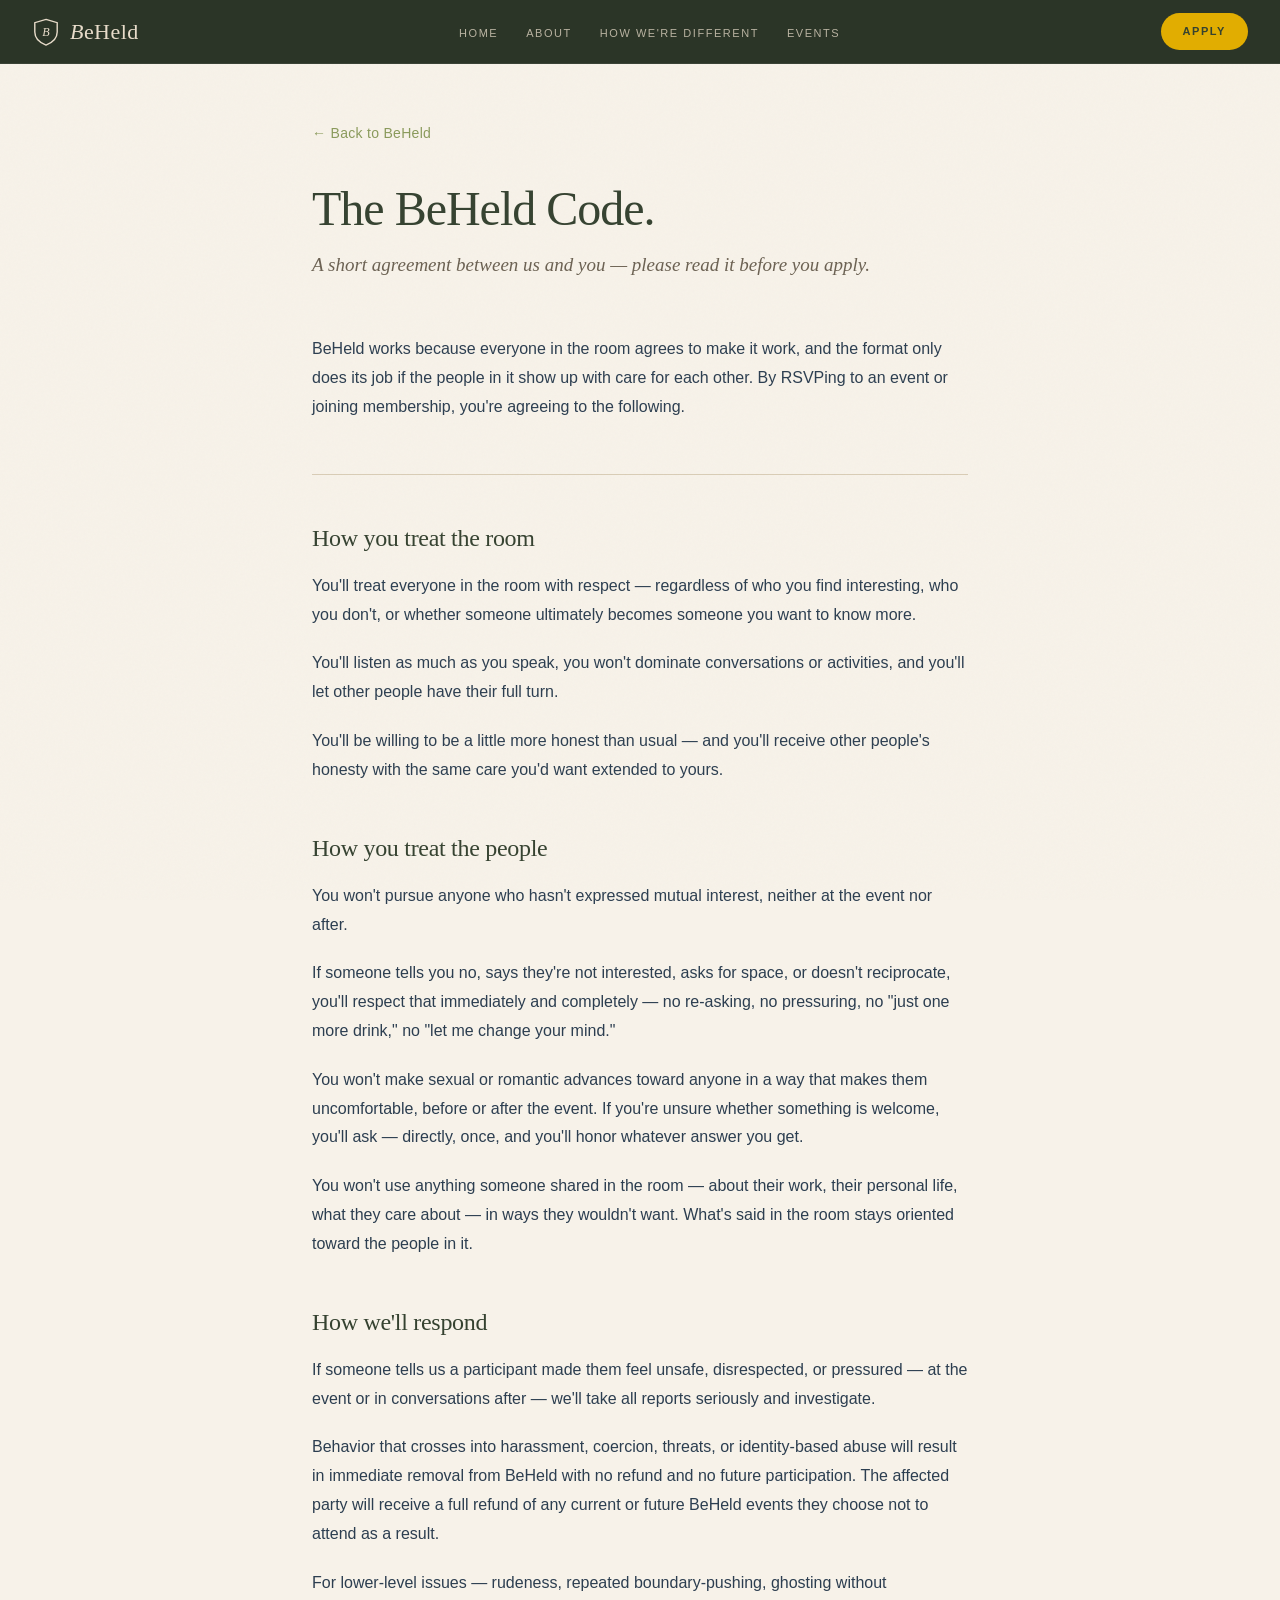
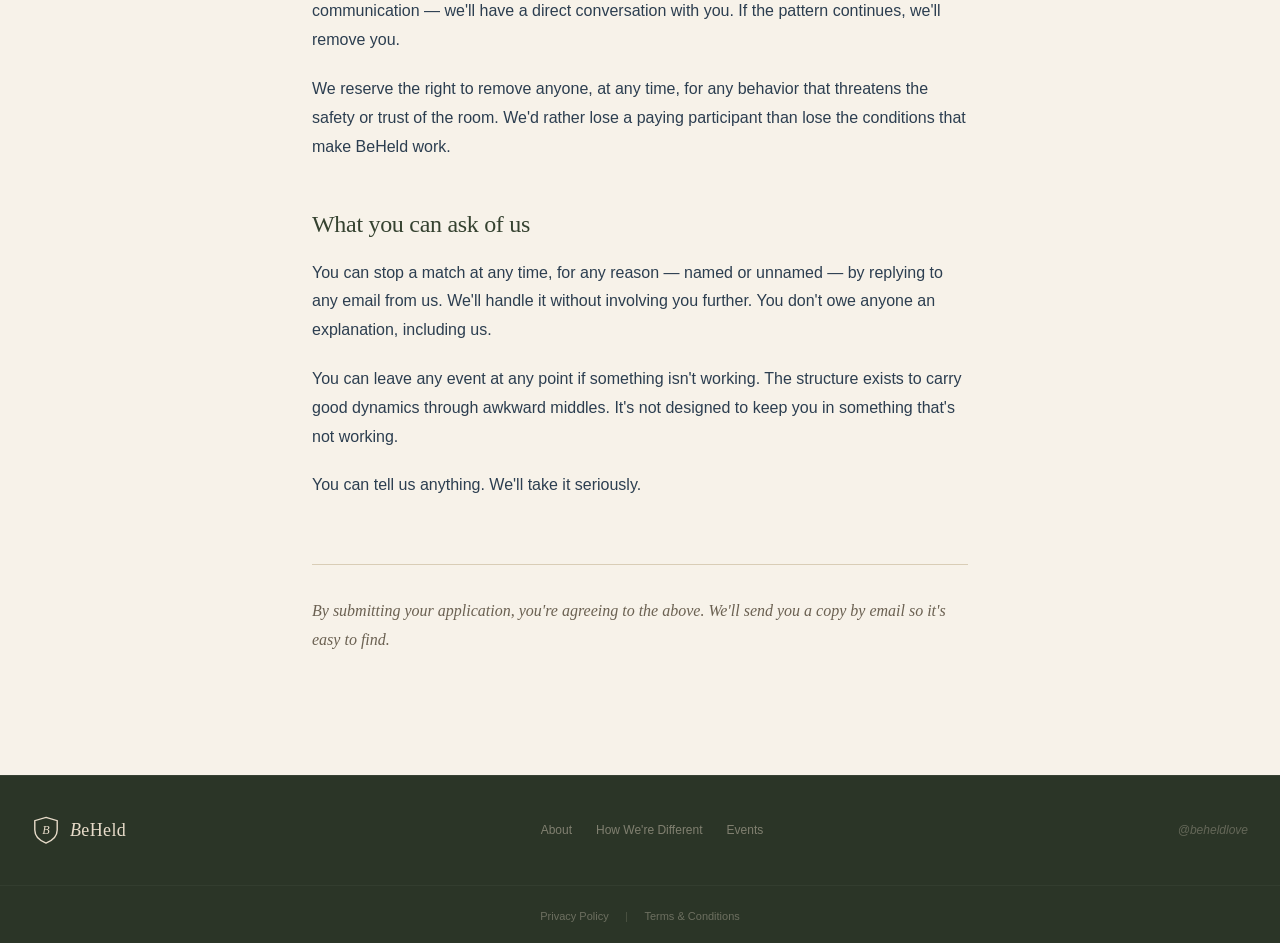
<file: code.html>
<!DOCTYPE html>
<html lang="en">
<head>
  <meta charset="UTF-8" />
  <meta name="viewport" content="width=device-width, initial-scale=1.0" />
  <title>The BeHeld Code | Safe, Respectful Events in NYC</title>
  <meta name="description" content="A short agreement between us and you. Please read it before you apply." />

  <!-- Google Analytics 4 -->
  <script async src="https://www.googletagmanager.com/gtag/js?id=G-H7E61XHDM6"></script>
  <script>
    window.dataLayer = window.dataLayer || [];
    function gtag(){dataLayer.push(arguments);}
    gtag('js', new Date());
    gtag('config', 'G-H7E61XHDM6', { allow_google_signals: false });
  </script>
  <link rel="icon" type="image/svg+xml" href="assets/crest.svg"/>
  <link rel="canonical" href="https://www.beheld.love/code.html"/>
  <meta property="og:type" content="website"/>
  <meta property="og:title" content="The BeHeld Code | Safe, Respectful Events in NYC"/>
  <meta property="og:description" content="A short agreement between us and you. Please read it before you apply."/>
  <meta property="og:url" content="https://www.beheld.love/code.html"/>
  <meta property="og:image" content="https://www.beheld.love/assets/og-image.jpg"/>
  <meta name="twitter:card" content="summary_large_image"/>
  <!-- Klaviyo onsite tracking + embedded forms -->
  <script async type='text/javascript' src='https://static.klaviyo.com/onsite/js/TFTB5A/klaviyo.js?company_id=TFTB5A'></script>
  <script type="text/javascript">
  //Initialize Klaviyo object on page load
  !function(){if(!window.klaviyo){window._klOnsite=window._klOnsite||[];try{window.klaviyo=new Proxy({},{get:function(n,i){return"push"===i?function(){var n;(n=window._klOnsite).push.apply(n,arguments)}:function(){for(var n=arguments.length,o=new Array(n),w=0;w<n;w++)o[w]=arguments[w];var t="function"==typeof o[o.length-1]?o.pop():void 0,e=new Promise((function(n){window._klOnsite.push([i].concat(o,[function(i){t&&t(i),n(i)}]))}));return e}}})}catch(n){window.klaviyo=window.klaviyo||[],window.klaviyo.push=function(){var n;(n=window._klOnsite).push.apply(n,arguments)}}}}();
  </script>

  <link rel="stylesheet" href="css/tokens.css" />
  <link rel="stylesheet" href="css/base.css" />
  <link rel="stylesheet" href="css/styles.css" />

  <style>
    .code-page {
      max-width: 720px;
      margin: 0 auto;
      padding: 120px 32px 100px;
    }
    .code-page h1 {
      font-size: 48px;
      letter-spacing: -1px;
      text-align: left;
      max-width: none;
      margin-bottom: 16px;
    }
    .code-page .lede {
      font-family: var(--font-serif);
      font-style: italic;
      font-size: 19px;
      color: var(--muted);
      margin-bottom: 56px;
      line-height: 1.5;
    }
    .code-page p {
      font-size: 16px;
      line-height: 1.8;
      color: var(--ink);
      margin-bottom: 20px;
    }
    .code-page h3 {
      font-family: var(--font-serif);
      font-size: 24px;
      font-weight: 400;
      color: var(--ivy);
      margin: 48px 0 18px;
      letter-spacing: -0.3px;
    }
    .code-page .intro-block {
      padding-bottom: 32px;
      border-bottom: 0.5px solid var(--line);
      margin-bottom: 0;
    }
    .code-page .signoff {
      margin-top: 64px;
      padding-top: 32px;
      border-top: 0.5px solid var(--line);
      font-style: italic;
      color: var(--muted);
      font-family: var(--font-serif);
    }
    .code-page .back {
      display: inline-block;
      margin-bottom: 40px;
      font-size: 14px;
      color: var(--sage);
      text-decoration: none;
      letter-spacing: 0.3px;
    }
    .code-page .back:hover {
      color: var(--ivy);
    }
    @media (max-width: 768px) {
      .code-page { padding: 100px 24px 80px; }
      .code-page h1 { font-size: 36px; }
    }
  </style>
</head>
<body>

  <nav class="nav">
    <a href="index.html" class="logo"><svg class="crest" viewBox="0 0 120 120" aria-hidden="true"><path d="M60 6 L108 20 V60 C108 88 86 106 60 116 C34 106 12 88 12 60 V20 Z" fill="none" stroke="currentColor" stroke-width="6"/><text x="60" y="76" text-anchor="middle" font-family="Georgia,serif" font-size="52" fill="currentColor" font-style="italic">B</text></svg><span><em>B</em>eHeld</span></a>
    <ul class="nav-links">
      <li><a href="index.html">Home</a></li><li><a href="about.html">About</a></li>
      <li><a href="different.html">How We're Different</a></li><li><a href="events.html">Events</a></li>
      </ul>
    <a href="index.html#join" class="nav-cta" data-track="tally" data-loc="nav">Apply</a>
    <button class="nav-hamburger" id="hamburger" aria-label="Menu"><span></span><span></span><span></span></button>
  </nav>
  <div class="nav-mobile" id="mobile-nav">
    <a href="index.html">Home</a><a href="about.html">About</a><a href="different.html">How We're Different</a>
    <a href="events.html">Events</a><a href="index.html#join" style="color:var(--mustard)">Apply →</a>
  </div>

  <main class="code-page">
    <a href="index.html" class="back">&larr; Back to BeHeld</a>

    <div class="intro-block">
      <h1>The BeHeld Code.</h1>
      <p class="lede">A short agreement between us and you — please read it before you apply.</p>
      <p>BeHeld works because everyone in the room agrees to make it work, and the format only does its job if the people in it show up with care for each other. By RSVPing to an event or joining membership, you're agreeing to the following.</p>
    </div>

    <h3>How you treat the room</h3>
    <p>You'll treat everyone in the room with respect &mdash; regardless of who you find interesting, who you don't, or whether someone ultimately becomes someone you want to know more.</p>
    <p>You'll listen as much as you speak, you won't dominate conversations or activities, and you'll let other people have their full turn.</p>
    <p>You'll be willing to be a little more honest than usual &mdash; and you'll receive other people's honesty with the same care you'd want extended to yours.</p>

    <h3>How you treat the people</h3>
    <p>You won't pursue anyone who hasn't expressed mutual interest, neither at the event nor after.</p>
    <p>If someone tells you no, says they're not interested, asks for space, or doesn't reciprocate, you'll respect that immediately and completely — no re-asking, no pressuring, no "just one more drink," no "let me change your mind."</p>
    <p>You won't make sexual or romantic advances toward anyone in a way that makes them uncomfortable, before or after the event. If you're unsure whether something is welcome, you'll ask &mdash; directly, once, and you'll honor whatever answer you get.</p>
    <p>You won't use anything someone shared in the room &mdash; about their work, their personal life, what they care about &mdash; in ways they wouldn't want. What's said in the room stays oriented toward the people in it.</p>

    <h3>How we'll respond</h3>
    <p>If someone tells us a participant made them feel unsafe, disrespected, or pressured &mdash; at the event or in conversations after &mdash; we'll take all reports seriously and investigate.</p>
    <p>Behavior that crosses into harassment, coercion, threats, or identity-based abuse will result in immediate removal from BeHeld with no refund and no future participation. The affected party will receive a full refund of any current or future BeHeld events they choose not to attend as a result.</p>
    <p>For lower-level issues &mdash; rudeness, repeated boundary-pushing, ghosting without communication &mdash; we'll have a direct conversation with you. If the pattern continues, we'll remove you.</p>
    <p>We reserve the right to remove anyone, at any time, for any behavior that threatens the safety or trust of the room. We'd rather lose a paying participant than lose the conditions that make BeHeld work.</p>

    <h3>What you can ask of us</h3>
    <p>You can stop a match at any time, for any reason &mdash; named or unnamed &mdash; by replying to any email from us. We'll handle it without involving you further. You don't owe anyone an explanation, including us.</p>
    <p>You can leave any event at any point if something isn't working. The structure exists to carry good dynamics through awkward middles. It's not designed to keep you in something that's not working.</p>
    <p>You can tell us anything. We'll take it seriously.</p>

    <p class="signoff">By submitting your application, you're agreeing to the above. We'll send you a copy by email so it's easy to find.</p>
  </main>

  <footer class="footer">
    <a href="index.html" class="logo"><svg class="crest" viewBox="0 0 120 120" aria-hidden="true"><path d="M60 6 L108 20 V60 C108 88 86 106 60 116 C34 106 12 88 12 60 V20 Z" fill="none" stroke="currentColor" stroke-width="6"/><text x="60" y="76" text-anchor="middle" font-family="Georgia,serif" font-size="52" fill="currentColor" font-style="italic">B</text></svg><span><em>B</em>eHeld</span></a>
    <div class="footer-links"><a href="about.html">About</a><a href="different.html">How We're Different</a><a href="events.html">Events</a></div>
    <div class="footer-note">@beheldlove</div>
  </footer>
  <div class="footer-legal">
    <a href="privacy.html">Privacy Policy</a>
    <span class="footer-legal-sep">|</span>
    <a href="terms.html">Terms &amp; Conditions</a>
  </div>

  <script src="js/main.js"></script>
<script src="js/ab-test.js"></script>
</body>
</html>
</file>
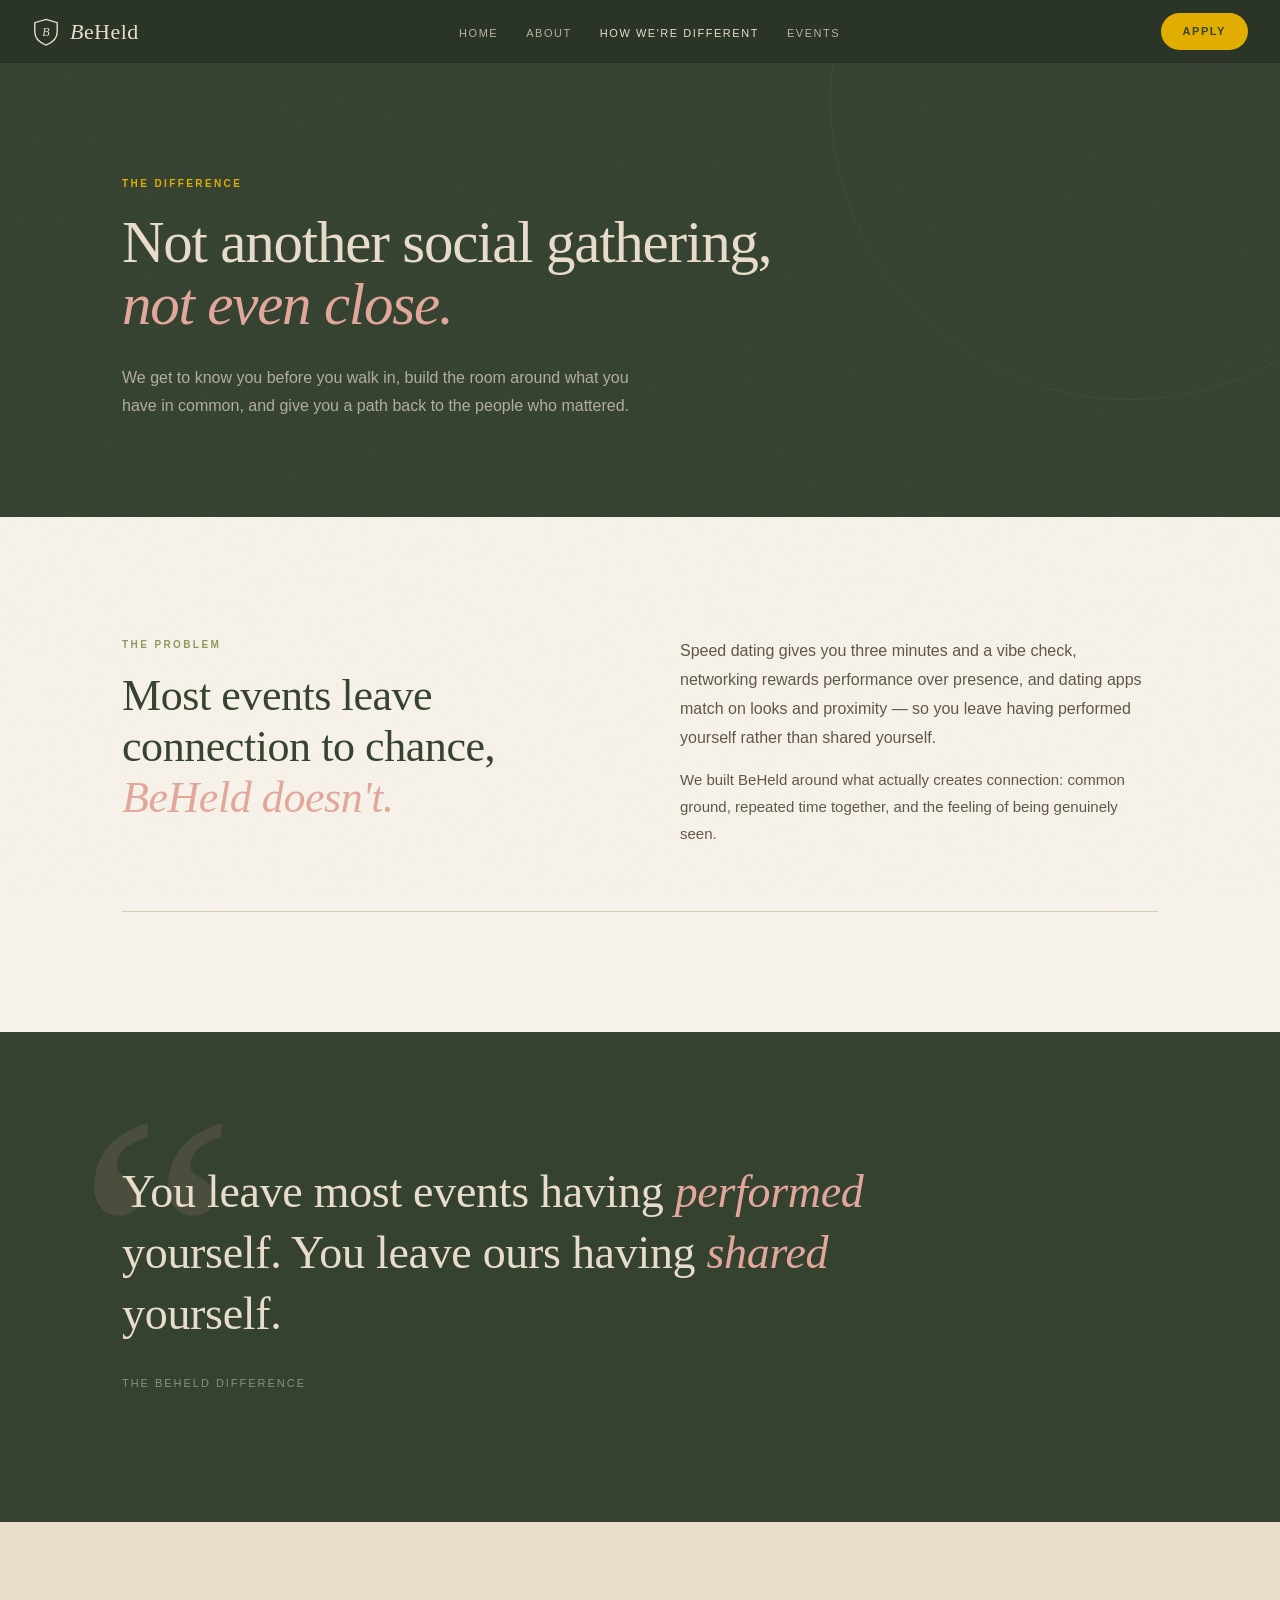
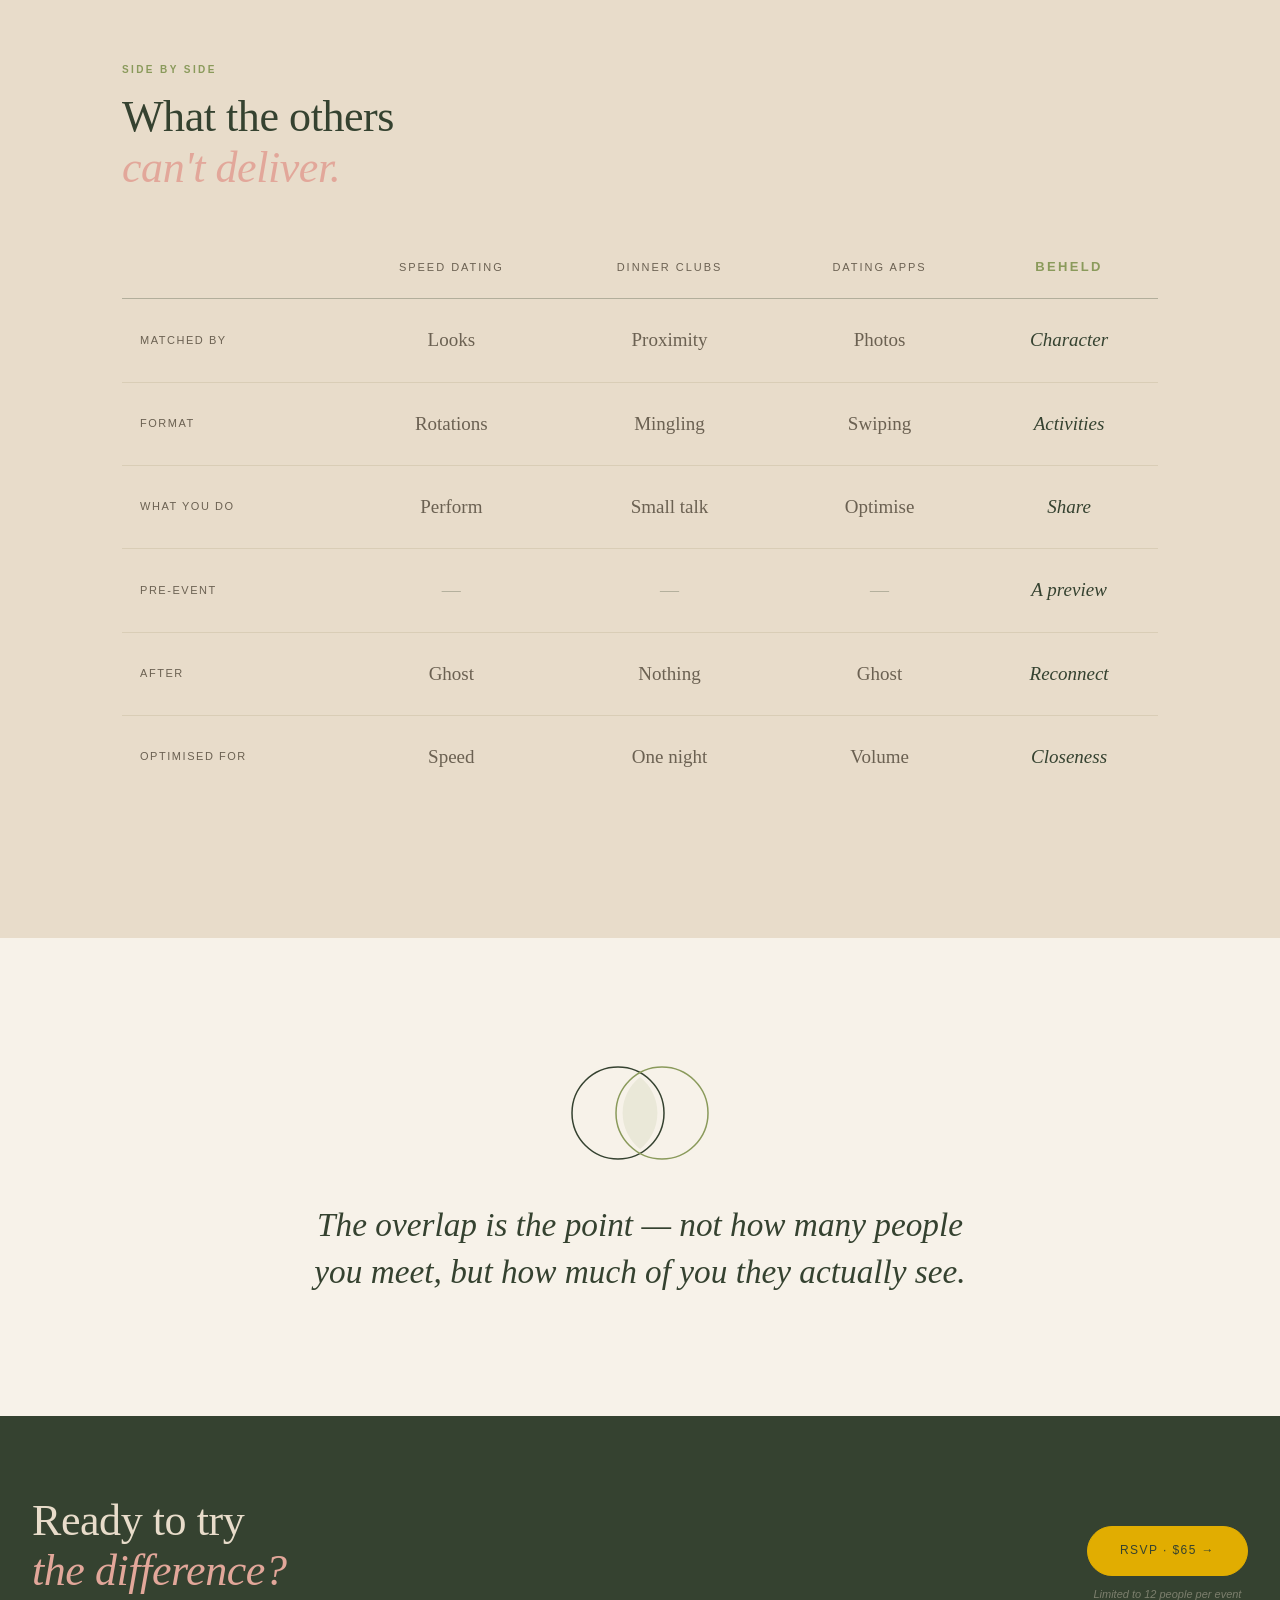
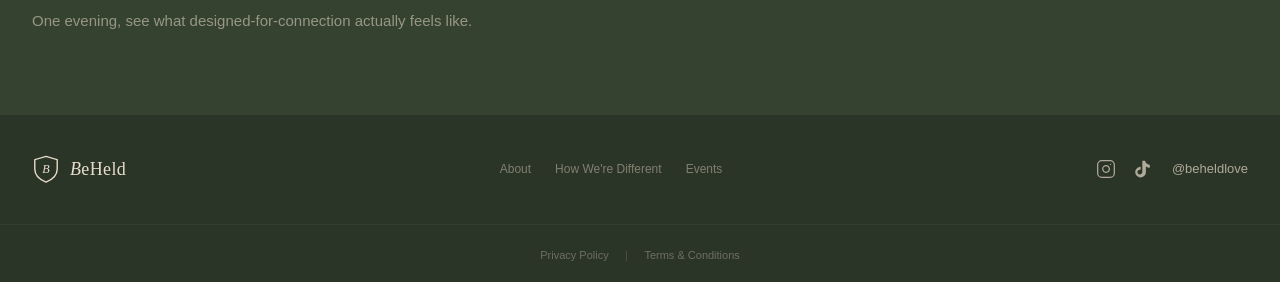
<file: different.html>
<!DOCTYPE html>
<html lang="en">
<head>
  <meta charset="UTF-8"/><meta name="viewport" content="width=device-width, initial-scale=1.0"/>
  <title>BeHeld vs. Dinner Clubs &amp; Speed Dating in NYC</title>
  <meta name="description" content="See how BeHeld differs from speed dating and dinner clubs: thoughtful activities reveal character, create depth, and help meaningful connection continue."/>
  <!-- Google Analytics 4 -->
  <script async src="https://www.googletagmanager.com/gtag/js?id=G-H7E61XHDM6"></script>
  <script>
    window.dataLayer = window.dataLayer || [];
    function gtag(){dataLayer.push(arguments);}
    gtag('js', new Date());
    gtag('config', 'G-H7E61XHDM6', { allow_google_signals: false });
  </script>
  <link rel="icon" type="image/svg+xml" href="assets/crest.svg"/>
  <link rel="canonical" href="https://www.beheld.love/different.html"/>
  <meta property="og:type" content="website"/>
  <meta property="og:title" content="BeHeld vs. Dinner Clubs &amp; Speed Dating in NYC"/>
  <meta property="og:description" content="See how BeHeld differs from speed dating and dinner clubs: thoughtful activities reveal character, create depth, and help meaningful connection continue."/>
  <meta property="og:url" content="https://www.beheld.love/different.html"/>
  <meta property="og:image" content="https://www.beheld.love/assets/og-image.jpg"/>
  <meta name="twitter:card" content="summary_large_image"/>
  <!-- Klaviyo onsite tracking + embedded forms -->
  <script async type='text/javascript' src='https://static.klaviyo.com/onsite/js/TFTB5A/klaviyo.js?company_id=TFTB5A'></script>
  <script type="text/javascript">
  //Initialize Klaviyo object on page load
  !function(){if(!window.klaviyo){window._klOnsite=window._klOnsite||[];try{window.klaviyo=new Proxy({},{get:function(n,i){return"push"===i?function(){var n;(n=window._klOnsite).push.apply(n,arguments)}:function(){for(var n=arguments.length,o=new Array(n),w=0;w<n;w++)o[w]=arguments[w];var t="function"==typeof o[o.length-1]?o.pop():void 0,e=new Promise((function(n){window._klOnsite.push([i].concat(o,[function(i){t&&t(i),n(i)}]))}));return e}}})}catch(n){window.klaviyo=window.klaviyo||[],window.klaviyo.push=function(){var n;(n=window._klOnsite).push.apply(n,arguments)}}}}();
  </script>
  <link rel="stylesheet" href="css/tokens.css"/><link rel="stylesheet" href="css/base.css"/><link rel="stylesheet" href="css/styles.css"/>
</head>
<body>
<nav class="nav">
  <a href="index.html" class="logo"><svg class="crest" viewBox="0 0 120 120" aria-hidden="true"><path d="M60 6 L108 20 V60 C108 88 86 106 60 116 C34 106 12 88 12 60 V20 Z" fill="none" stroke="currentColor" stroke-width="6"/><text x="60" y="76" text-anchor="middle" font-family="Georgia,serif" font-size="52" fill="currentColor" font-style="italic">B</text></svg><span><em>B</em>eHeld</span></a>
  <ul class="nav-links">
    <li><a href="index.html">Home</a></li><li><a href="about.html">About</a></li>
    <li><a href="different.html" class="active">How We're Different</a></li><li><a href="events.html">Events</a></li>
    </ul>
  <a href="index.html#join" class="nav-cta" data-track="tally" data-loc="nav">Apply</a>
  <button class="nav-hamburger" id="hamburger" aria-label="Menu"><span></span><span></span><span></span></button>
</nav>
<div class="nav-mobile" id="mobile-nav">
  <a href="index.html">Home</a><a href="about.html">About</a><a href="different.html">How We're Different</a>
  <a href="events.html">Events</a><a href="index.html#join" style="color:var(--mustard)">Apply →</a>
</div>

<div class="page-hero">
  <div class="page-hero-inner">
    <span class="eyebrow">The difference</span>
    <h1>Not another social gathering,<br/><em>not even close.</em></h1>
    <p>We get to know you before you walk in, build the room around what you have in common, and give you a path back to the people who mattered.</p>
  </div>
</div>

<!-- PROBLEM -->
<section class="section">
  <div class="container">
    <div class="diff-intro reveal">
      <div>
        <span class="eyebrow" style="display:block;margin-bottom:18px;">The problem</span>
        <h2 style="text-align:left;">Most events leave connection to chance,<br/><em>BeHeld doesn't.</em></h2>
      </div>
      <div style="display:flex;flex-direction:column;gap:14px;">
        <p style="font-size:16px;">Speed dating gives you three minutes and a vibe check, networking rewards performance over presence, and dating apps match on looks and proximity — so you leave having performed yourself rather than shared yourself.</p>
        <p>We built BeHeld around what actually creates connection: common ground, repeated time together, and the feeling of being genuinely seen.</p>
      </div>
    </div>
  </div>
</section>

<!-- A2 PULLQUOTE -->
<section class="pullquote-band reveal">
  <div class="container">
    <div class="pullquote-mark">&ldquo;</div>
    <div class="pullquote-text">You leave most events having <em>performed</em> yourself. You leave ours having <em>shared</em> yourself.</div>
    <div class="pullquote-attr">The BeHeld difference</div>
  </div>
</section>

<!-- COMPARE -->
<section class="compare-wrap reveal">
  <div class="container">
    <span class="eyebrow">Side by side</span>
    <h2>What the others<br/><em>can't deliver.</em></h2>
    <table class="compare-table">
      <thead>
        <tr><th></th><th>Speed dating</th><th>Dinner clubs</th><th>Dating apps</th><th class="col-us">BeHeld</th></tr>
      </thead>
      <tbody>
        <tr><td>Matched by</td><td>Looks</td><td>Proximity</td><td>Photos</td><td class="col-us">Character</td></tr>
        <tr><td>Format</td><td>Rotations</td><td>Mingling</td><td>Swiping</td><td class="col-us">Activities</td></tr>
        <tr><td>What you do</td><td>Perform</td><td>Small talk</td><td>Optimise</td><td class="col-us">Share</td></tr>
        <tr><td>Pre-event</td><td><span class="no">—</span></td><td><span class="no">—</span></td><td><span class="no">—</span></td><td class="col-us">A preview</td></tr>
        <tr><td>After</td><td>Ghost</td><td>Nothing</td><td>Ghost</td><td class="col-us">Reconnect</td></tr>
        <tr><td>Optimised for</td><td>Speed</td><td>One night</td><td>Volume</td><td class="col-us">Closeness</td></tr>
      </tbody>
    </table>
  </div>
</section>

<!-- B2 CIRCLES MOTIF -->
<section class="section overlap-band reveal">
  <div class="container">
    <svg class="overlap-art" width="180" height="110" viewBox="0 0 180 110" fill="none" xmlns="http://www.w3.org/2000/svg" aria-hidden="true">
      <path d="M90 19 A46 46 0 0 1 90 91 A46 46 0 0 1 90 19 Z" fill="#8A9A5B" opacity="0.12"/>
      <circle cx="68" cy="55" r="46" stroke="#354230" stroke-width="1.5"/>
      <circle cx="112" cy="55" r="46" stroke="#8A9A5B" stroke-width="1.5"/>
    </svg>
    <p class="overlap-text">The overlap is the point — not how many people you meet, but how much of you they actually see.</p>
  </div>
</section>

<div class="cta-band reveal">
  <div><h2>Ready to try<br/><em>the difference?</em></h2><p>One evening, see what designed-for-connection actually feels like.</p></div>
  <div class="cta-band-right"><a href="events.html" class="btn btn-primary">RSVP · $65 →</a><div class="cta-note">Limited to 12 people per event</div></div>
</div>

<footer class="footer">
  <a href="index.html" class="logo"><svg class="crest" viewBox="0 0 120 120" aria-hidden="true"><path d="M60 6 L108 20 V60 C108 88 86 106 60 116 C34 106 12 88 12 60 V20 Z" fill="none" stroke="currentColor" stroke-width="6"/><text x="60" y="76" text-anchor="middle" font-family="Georgia,serif" font-size="52" fill="currentColor" font-style="italic">B</text></svg><span><em>B</em>eHeld</span></a>
  <div class="footer-links"><a href="about.html">About</a><a href="different.html">How We're Different</a><a href="events.html">Events</a></div>
   <div class="footer-social">
  <a href="https://www.instagram.com/beheld.love" target="_blank" rel="noopener" aria-label="Instagram">
    <svg width="20" height="20" viewBox="0 0 24 24" fill="none" stroke="currentColor" stroke-width="1.5" stroke-linecap="round" stroke-linejoin="round" aria-hidden="true">
      <rect x="2" y="2" width="20" height="20" rx="5" ry="5"/>
      <path d="M16 11.37A4 4 0 1 1 12.63 8 4 4 0 0 1 16 11.37z"/>
      <line x1="17.5" y1="6.5" x2="17.51" y2="6.5"/>
    </svg>
  </a>
  <a href="https://www.tiktok.com/@beheldlove" target="_blank" rel="noopener" aria-label="TikTok">
    <svg width="20" height="20" viewBox="0 0 24 24" fill="currentColor" aria-hidden="true">
      <path d="M19.59 6.69a4.83 4.83 0 0 1-3.77-4.25V2h-3.45v13.67a2.89 2.89 0 0 1-5.2 1.74 2.89 2.89 0 0 1 2.31-4.64 2.93 2.93 0 0 1 .88.13V9.4a6.84 6.84 0 0 0-1-.05A6.33 6.33 0 0 0 5.8 20.1a6.34 6.34 0 0 0 10.86-4.43V8.94a8.16 8.16 0 0 0 4.77 1.52V7a4.85 4.85 0 0 1-1.84-.31z"/>
    </svg>
  </a>
  <span class="footer-handle">@beheldlove</span>
</div>
</footer>
<div class="footer-legal">
  <a href="privacy.html">Privacy Policy</a>
  <span class="footer-legal-sep">|</span>
  <a href="terms.html">Terms &amp; Conditions</a>
</div>
<script src="js/main.js"></script>
<script src="js/ab-test.js"></script>
</body></html>
</file>
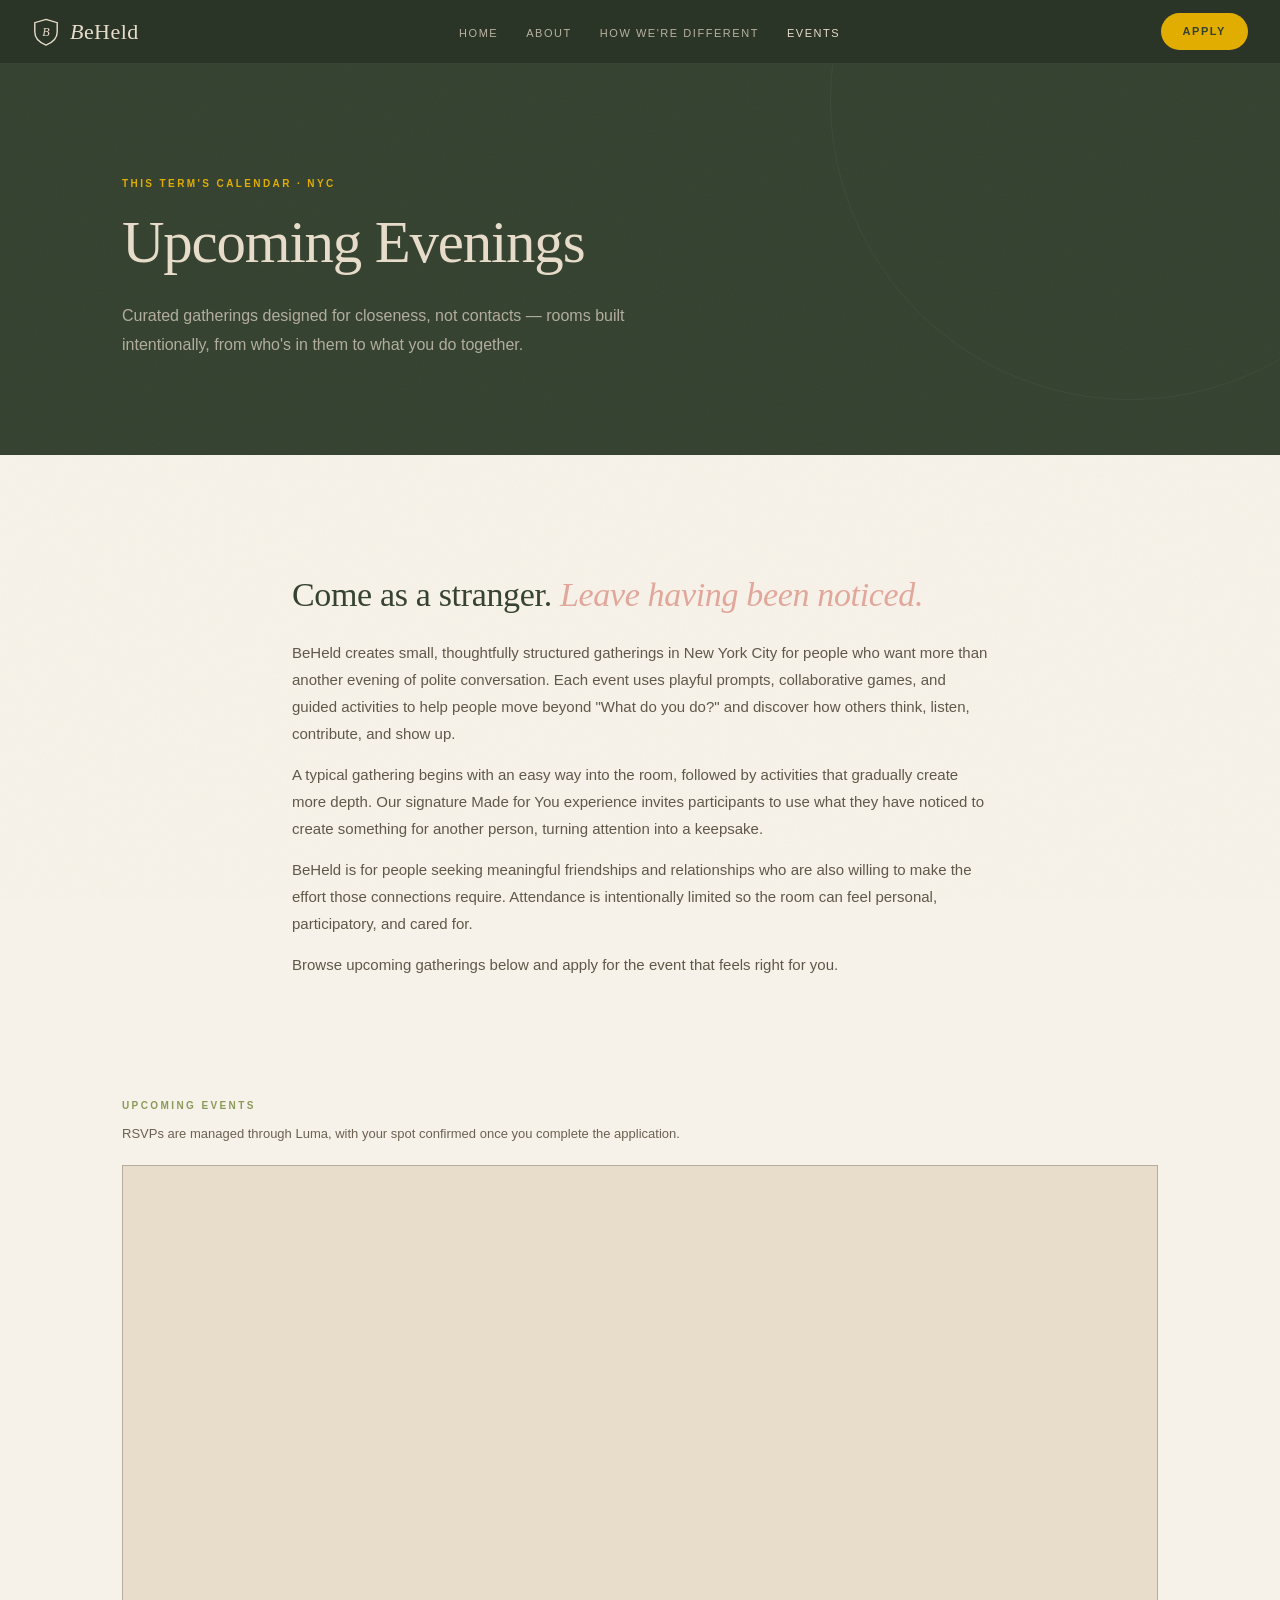
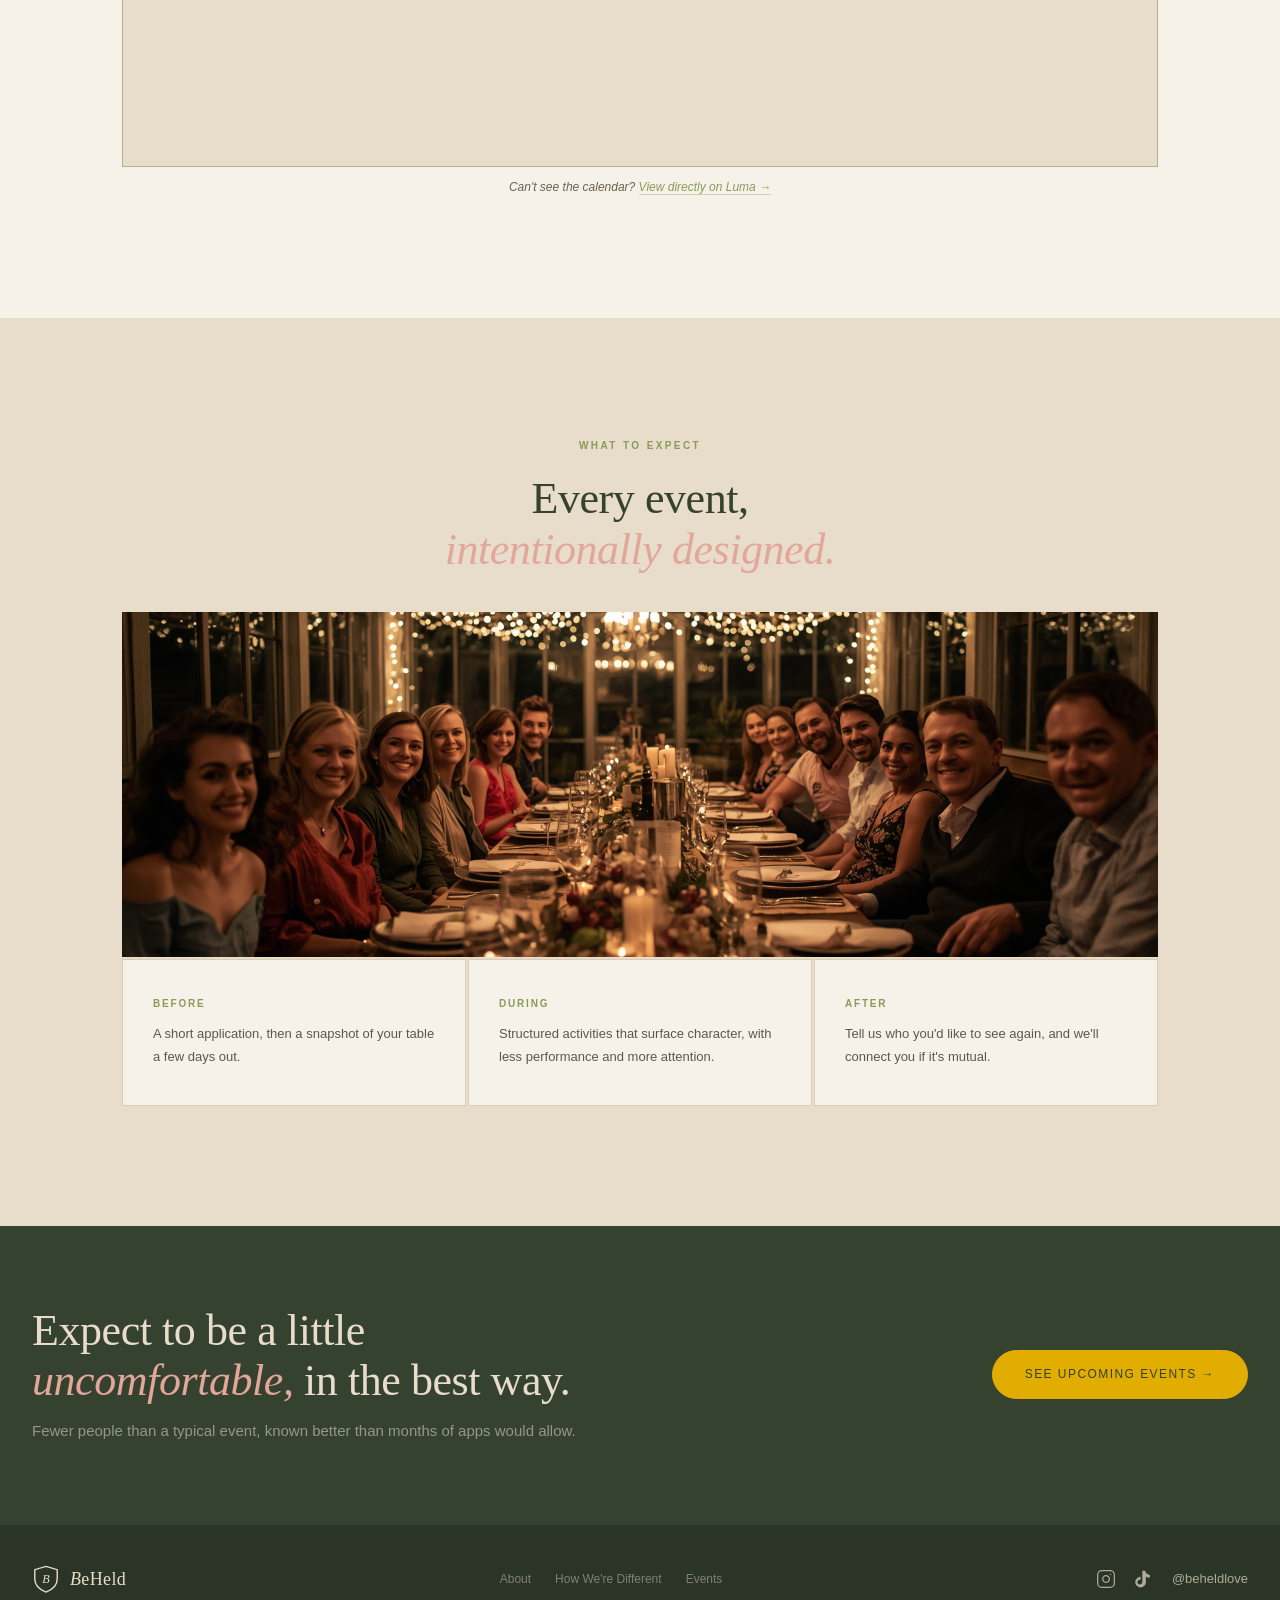
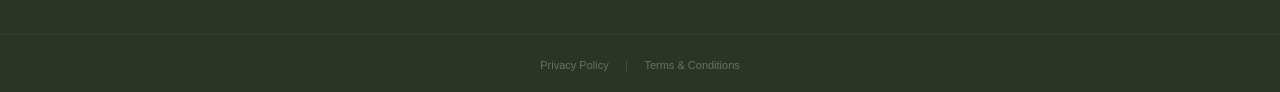
<file: events.html>
<!DOCTYPE html>
<html lang="en">
<head>
  <meta charset="UTF-8"/><meta name="viewport" content="width=device-width, initial-scale=1.0"/>
  <title>Upcoming Meaningful Connection Events in NYC | BeHeld</title>
  <meta name="description" content="Explore upcoming BeHeld gatherings in NYC: small, curated events with thoughtful activities designed to move beyond small talk and build connection."/>
  <!-- Google Analytics 4 -->
  <script async src="https://www.googletagmanager.com/gtag/js?id=G-H7E61XHDM6"></script>
  <script>
    window.dataLayer = window.dataLayer || [];
    function gtag(){dataLayer.push(arguments);}
    gtag('js', new Date());
    gtag('config', 'G-H7E61XHDM6', { allow_google_signals: false });
  </script>
  <link rel="icon" type="image/svg+xml" href="assets/crest.svg"/>
  <link rel="canonical" href="https://www.beheld.love/events.html"/>
  <meta property="og:type" content="website"/>
  <meta property="og:title" content="Upcoming Meaningful Connection Events in NYC | BeHeld"/>
  <meta property="og:description" content="Explore upcoming BeHeld gatherings in NYC: small, curated events with thoughtful activities designed to move beyond small talk and build connection."/>
  <meta property="og:url" content="https://www.beheld.love/events.html"/>
  <meta property="og:image" content="https://www.beheld.love/assets/og-image.jpg"/>
  <meta name="twitter:card" content="summary_large_image"/>
  <!-- Klaviyo onsite tracking + embedded forms -->
  <script async type='text/javascript' src='https://static.klaviyo.com/onsite/js/TFTB5A/klaviyo.js?company_id=TFTB5A'></script>
  <script type="text/javascript">
  //Initialize Klaviyo object on page load
  !function(){if(!window.klaviyo){window._klOnsite=window._klOnsite||[];try{window.klaviyo=new Proxy({},{get:function(n,i){return"push"===i?function(){var n;(n=window._klOnsite).push.apply(n,arguments)}:function(){for(var n=arguments.length,o=new Array(n),w=0;w<n;w++)o[w]=arguments[w];var t="function"==typeof o[o.length-1]?o.pop():void 0,e=new Promise((function(n){window._klOnsite.push([i].concat(o,[function(i){t&&t(i),n(i)}]))}));return e}}})}catch(n){window.klaviyo=window.klaviyo||[],window.klaviyo.push=function(){var n;(n=window._klOnsite).push.apply(n,arguments)}}}}();
  </script>
  <link rel="stylesheet" href="css/tokens.css"/><link rel="stylesheet" href="css/base.css"/><link rel="stylesheet" href="css/styles.css"/>
</head>
<body>
<nav class="nav">
  <a href="index.html" class="logo"><svg class="crest" viewBox="0 0 120 120" aria-hidden="true"><path d="M60 6 L108 20 V60 C108 88 86 106 60 116 C34 106 12 88 12 60 V20 Z" fill="none" stroke="currentColor" stroke-width="6"/><text x="60" y="76" text-anchor="middle" font-family="Georgia,serif" font-size="52" fill="currentColor" font-style="italic">B</text></svg><span><em>B</em>eHeld</span></a>
  <ul class="nav-links">
    <li><a href="index.html">Home</a></li><li><a href="about.html">About</a></li>
    <li><a href="different.html">How We're Different</a></li><li><a href="events.html" class="active">Events</a></li>
    </ul>
  <a href="index.html#join" class="nav-cta" data-track="tally" data-loc="nav">Apply</a>
  <button class="nav-hamburger" id="hamburger" aria-label="Menu"><span></span><span></span><span></span></button>
</nav>
<div class="nav-mobile" id="mobile-nav">
  <a href="index.html">Home</a><a href="about.html">About</a><a href="different.html">How We're Different</a>
  <a href="events.html">Events</a><a href="index.html#join" style="color:var(--mustard)">Apply →</a>
</div>

<div class="page-hero">
  <div class="page-hero-inner">
    <span class="eyebrow">This term's calendar · NYC</span>
    <h1>Upcoming Evenings</h1>
    <p>Curated gatherings designed for closeness, not contacts — rooms built intentionally, from who's in them to what you do together.</p>
  </div>
</div>

<!-- Add Event JSON-LD only when the event is publicly listed
     and date, venue, price, availability, and URL are confirmed.
     Check first whether Luma already feeds Google Events. -->

<!-- WHAT BEHELD IS (evergreen, crawlable) -->
<section class="section reveal" style="padding-bottom:0;">
  <div class="narrow">
    <h2 style="text-align:left;font-size:clamp(24px,2.8vw,34px);">Come as a stranger. <em>Leave having been noticed.</em></h2>
    <p style="margin-bottom:14px;">BeHeld creates small, thoughtfully structured gatherings in New York City for people who want more than another evening of polite conversation. Each event uses playful prompts, collaborative games, and guided activities to help people move beyond "What do you do?" and discover how others think, listen, contribute, and show up.</p>
    <p style="margin-bottom:14px;">A typical gathering begins with an easy way into the room, followed by activities that gradually create more depth. Our signature Made for You experience invites participants to use what they have noticed to create something for another person, turning attention into a keepsake.</p>
    <p style="margin-bottom:14px;">BeHeld is for people seeking meaningful friendships and relationships who are also willing to make the effort those connections require. Attendance is intentionally limited so the room can feel personal, participatory, and cared for.</p>
    <p>Browse upcoming gatherings below and apply for the event that feels right for you.</p>
  </div>
</section>

<!-- LUMA EMBED -->
<section class="section" id="rsvp">
  <div class="container">
    <div class="reveal" style="margin-bottom:20px;">
      <span class="eyebrow" style="display:block;margin-bottom:8px;">Upcoming events</span>
      <p style="font-size:13px;color:var(--muted);">RSVPs are managed through Luma, with your spot confirmed once you complete the application.</p>
    </div>
    <div class="luma-wrap reveal">
      <iframe
        src="https://luma.com/embed/calendar/cal-TzxFUCgD5mIGDZu/events"
        width="100%"
        height="600"
        frameborder="0"
        style="border:none;display:block;"
        allowfullscreen=""
        aria-hidden="false"
        tabindex="0"
      ></iframe>
    </div>
    <p style="margin-top:10px;text-align:center;font-size:12px;color:var(--muted);font-style:italic;">
      Can't see the calendar? <a href="https://luma.com/user/usr-pTAKBGPfTlUhoT2" data-track="rsvp" data-loc="events_luma_fallback" style="color:var(--sage);border-bottom:1px solid var(--line);">View directly on Luma →</a>
    </p>
  </div>
</section>

<!-- WHAT TO EXPECT -->
<section class="section reveal" style="background:var(--sand);">
  <div class="container">
    <div style="text-align:center;margin-bottom:36px;">
      <span class="section-eyebrow">What to expect</span>
      <h2>Every event,<br/><em>intentionally designed.</em></h2>
    </div>
 <div style="width:100%;aspect-ratio:12/4;margin-bottom:2px;overflow:hidden;">
    <img src="assets/events_image.jpg" alt="Intimate group dinner with warm lighting"
         style="width:100%;height:100%;object-fit:cover;display:block;">
  </div>
    <div class="expect-grid">
      <div class="expect-item"><span class="expect-label">Before</span><p style="font-size:13px;">A short application, then a snapshot of your table a few days out.</p></div>
      <div class="expect-item"><span class="expect-label">During</span><p style="font-size:13px;">Structured activities that surface character, with less performance and more attention.</p></div>
      <div class="expect-item"><span class="expect-label">After</span><p style="font-size:13px;">Tell us who you'd like to see again, and we'll connect you if it's mutual.</p></div>
    </div>
  </div>
</section>

<div class="cta-band reveal">
  <div><h2>Expect to be a little<br/><em>uncomfortable,</em> in the best way.</h2><p>Fewer people than a typical event, known better than months of apps would allow.</p></div>
  <div class="cta-band-right"><a href="#rsvp" class="btn btn-primary">See upcoming events →</a></div>
</div>

<footer class="footer">
  <a href="index.html" class="logo"><svg class="crest" viewBox="0 0 120 120" aria-hidden="true"><path d="M60 6 L108 20 V60 C108 88 86 106 60 116 C34 106 12 88 12 60 V20 Z" fill="none" stroke="currentColor" stroke-width="6"/><text x="60" y="76" text-anchor="middle" font-family="Georgia,serif" font-size="52" fill="currentColor" font-style="italic">B</text></svg><span><em>B</em>eHeld</span></a>
  <div class="footer-links"><a href="about.html">About</a><a href="different.html">How We're Different</a><a href="events.html">Events</a></div>
  <div class="footer-social">
  <a href="https://www.instagram.com/beheld.love" target="_blank" rel="noopener" aria-label="Instagram">
    <svg width="20" height="20" viewBox="0 0 24 24" fill="none" stroke="currentColor" stroke-width="1.5" stroke-linecap="round" stroke-linejoin="round" aria-hidden="true">
      <rect x="2" y="2" width="20" height="20" rx="5" ry="5"/>
      <path d="M16 11.37A4 4 0 1 1 12.63 8 4 4 0 0 1 16 11.37z"/>
      <line x1="17.5" y1="6.5" x2="17.51" y2="6.5"/>
    </svg>
  </a>
  <a href="https://www.tiktok.com/@beheldlove" target="_blank" rel="noopener" aria-label="TikTok">
    <svg width="20" height="20" viewBox="0 0 24 24" fill="currentColor" aria-hidden="true">
      <path d="M19.59 6.69a4.83 4.83 0 0 1-3.77-4.25V2h-3.45v13.67a2.89 2.89 0 0 1-5.2 1.74 2.89 2.89 0 0 1 2.31-4.64 2.93 2.93 0 0 1 .88.13V9.4a6.84 6.84 0 0 0-1-.05A6.33 6.33 0 0 0 5.8 20.1a6.34 6.34 0 0 0 10.86-4.43V8.94a8.16 8.16 0 0 0 4.77 1.52V7a4.85 4.85 0 0 1-1.84-.31z"/>
    </svg>
  </a>
  <span class="footer-handle">@beheldlove</span>
</div>
</footer>
<div class="footer-legal">
  <a href="privacy.html">Privacy Policy</a>
  <span class="footer-legal-sep">|</span>
  <a href="terms.html">Terms &amp; Conditions</a>
</div>
<script src="js/main.js"></script>
<script src="js/ab-test.js"></script>
</body></html>
</file>
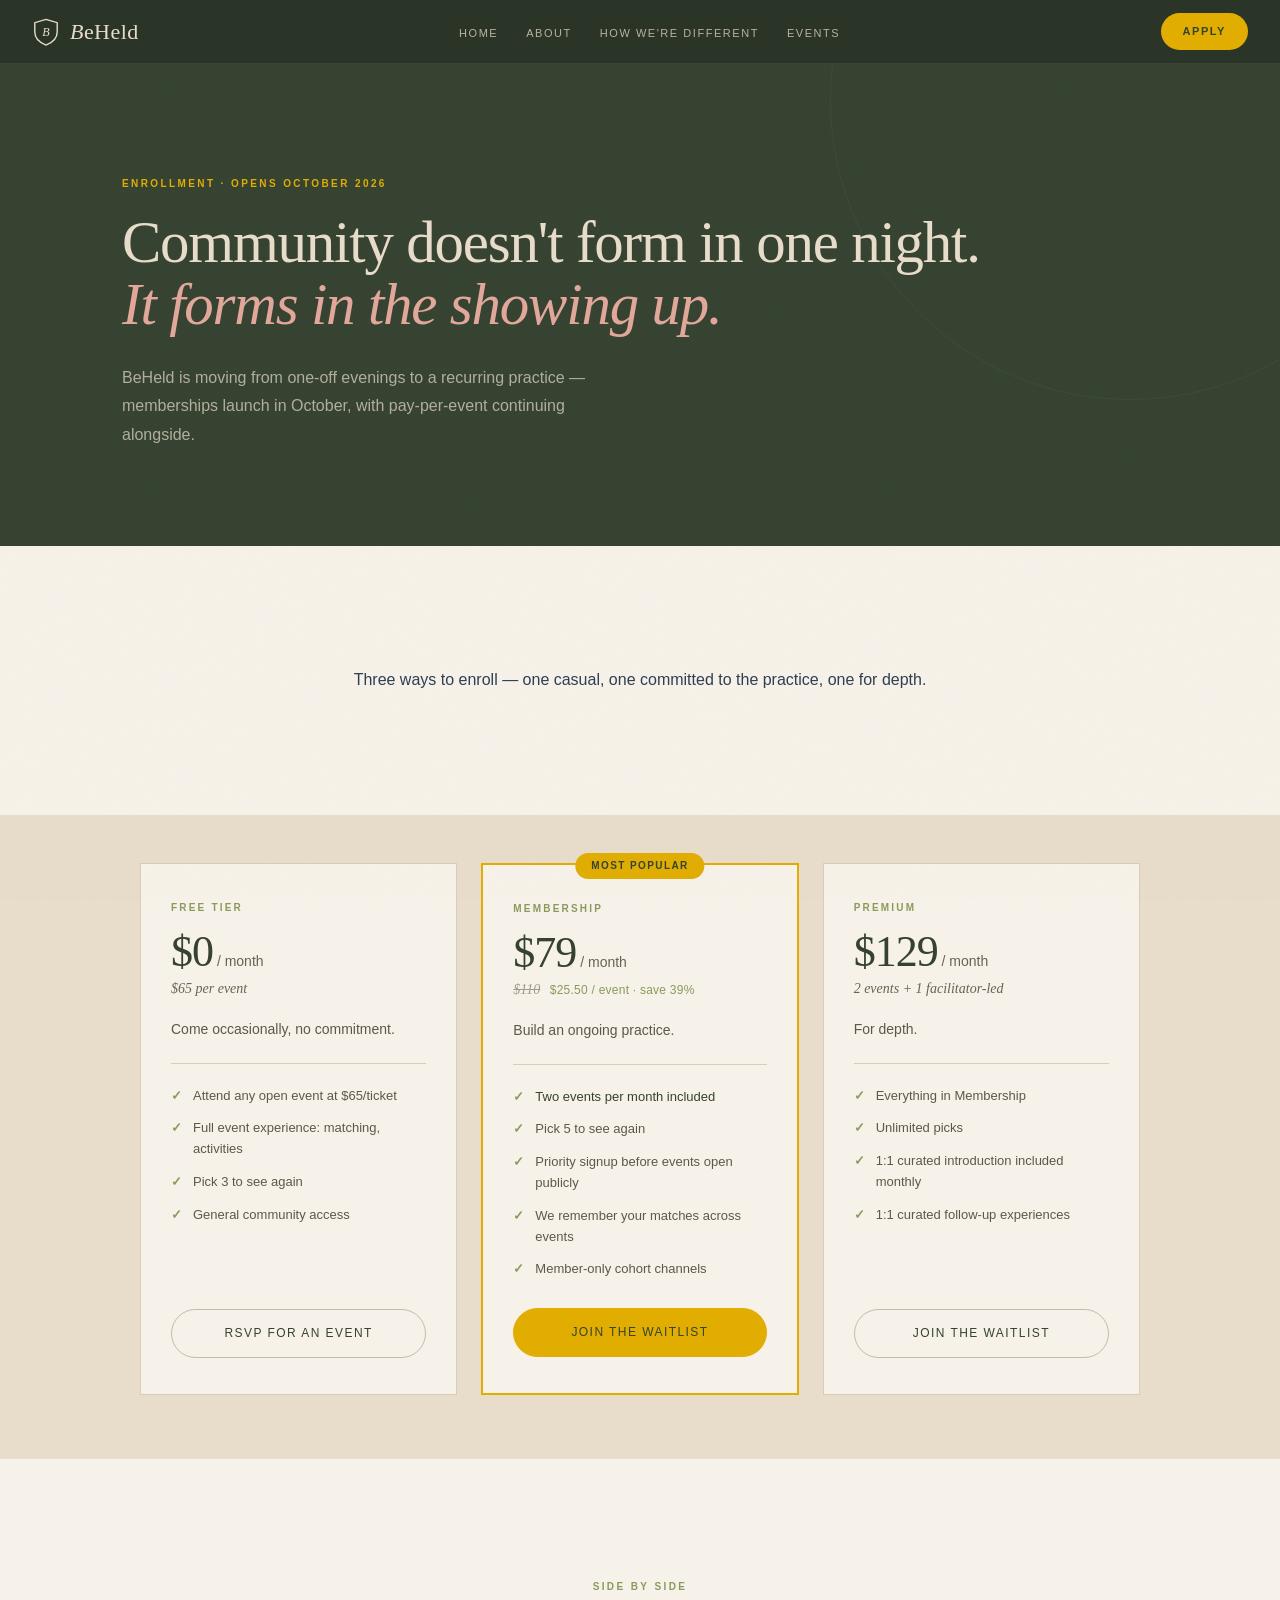
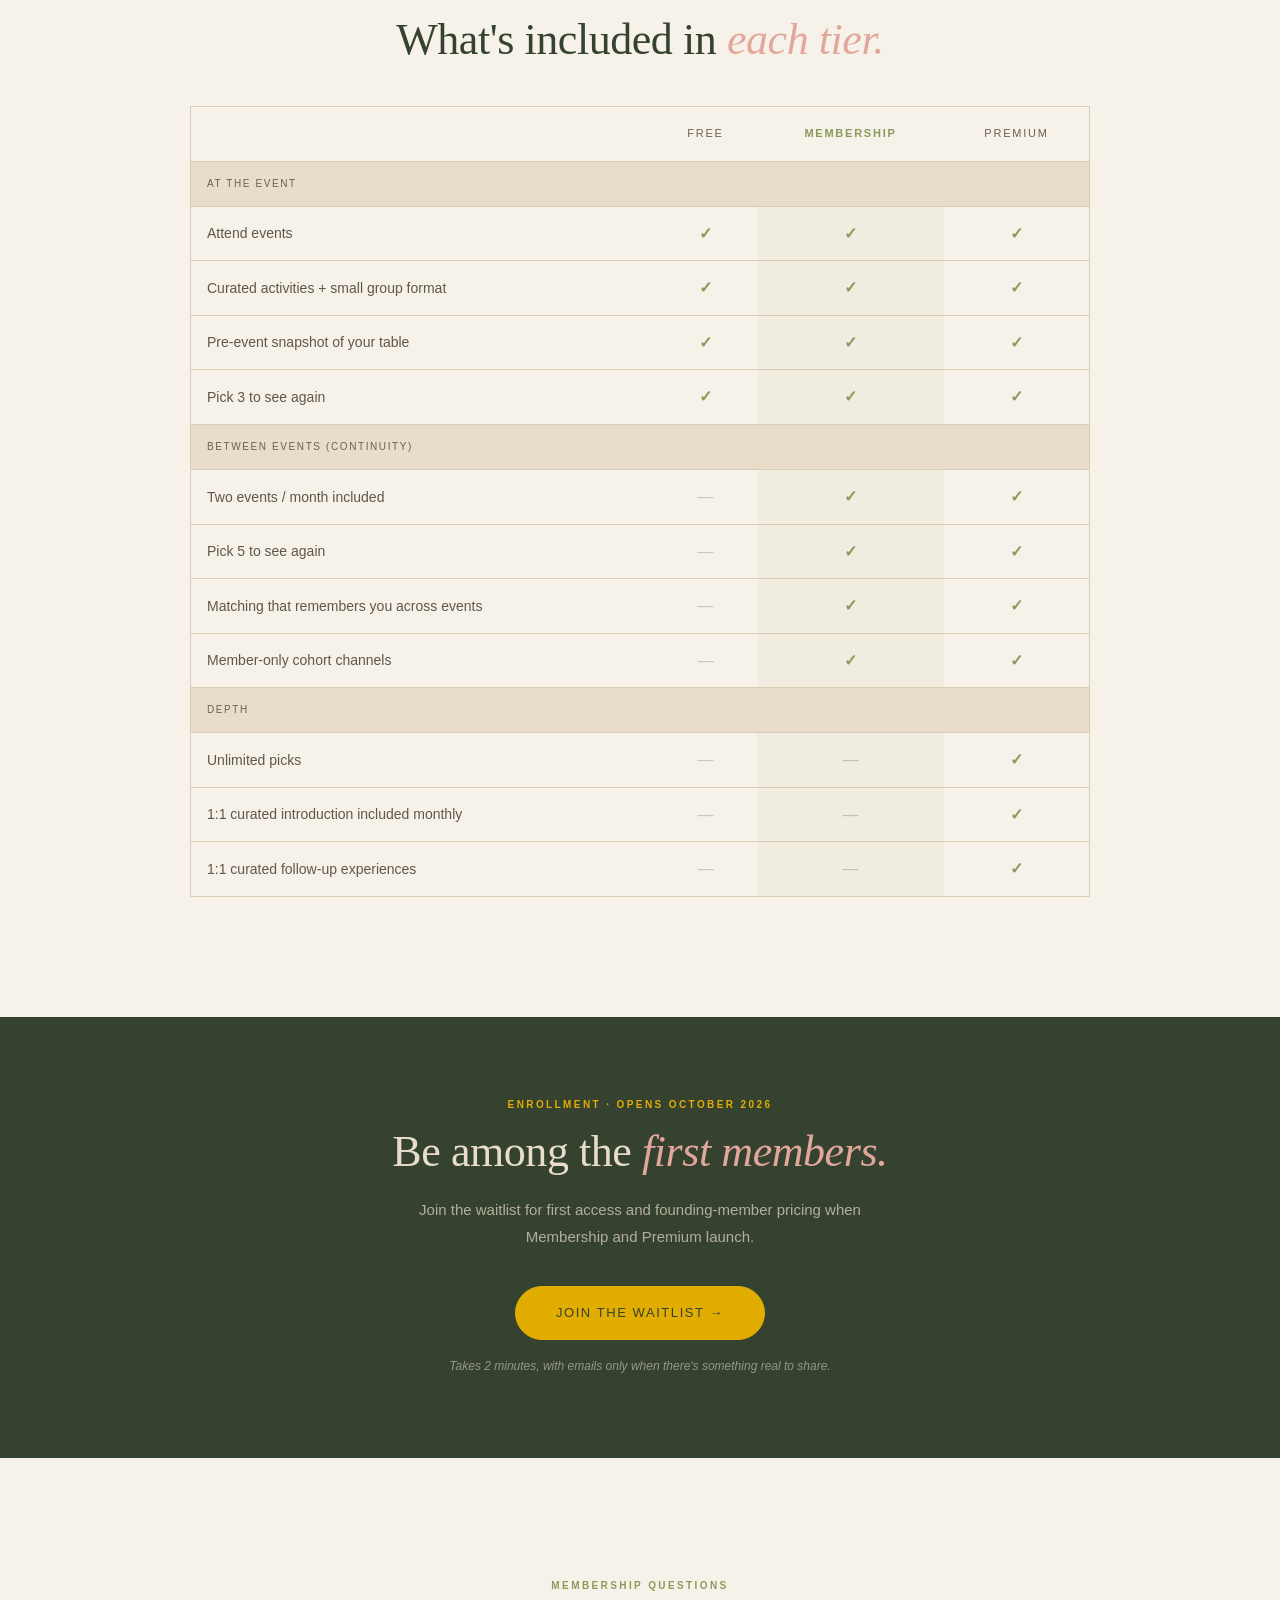
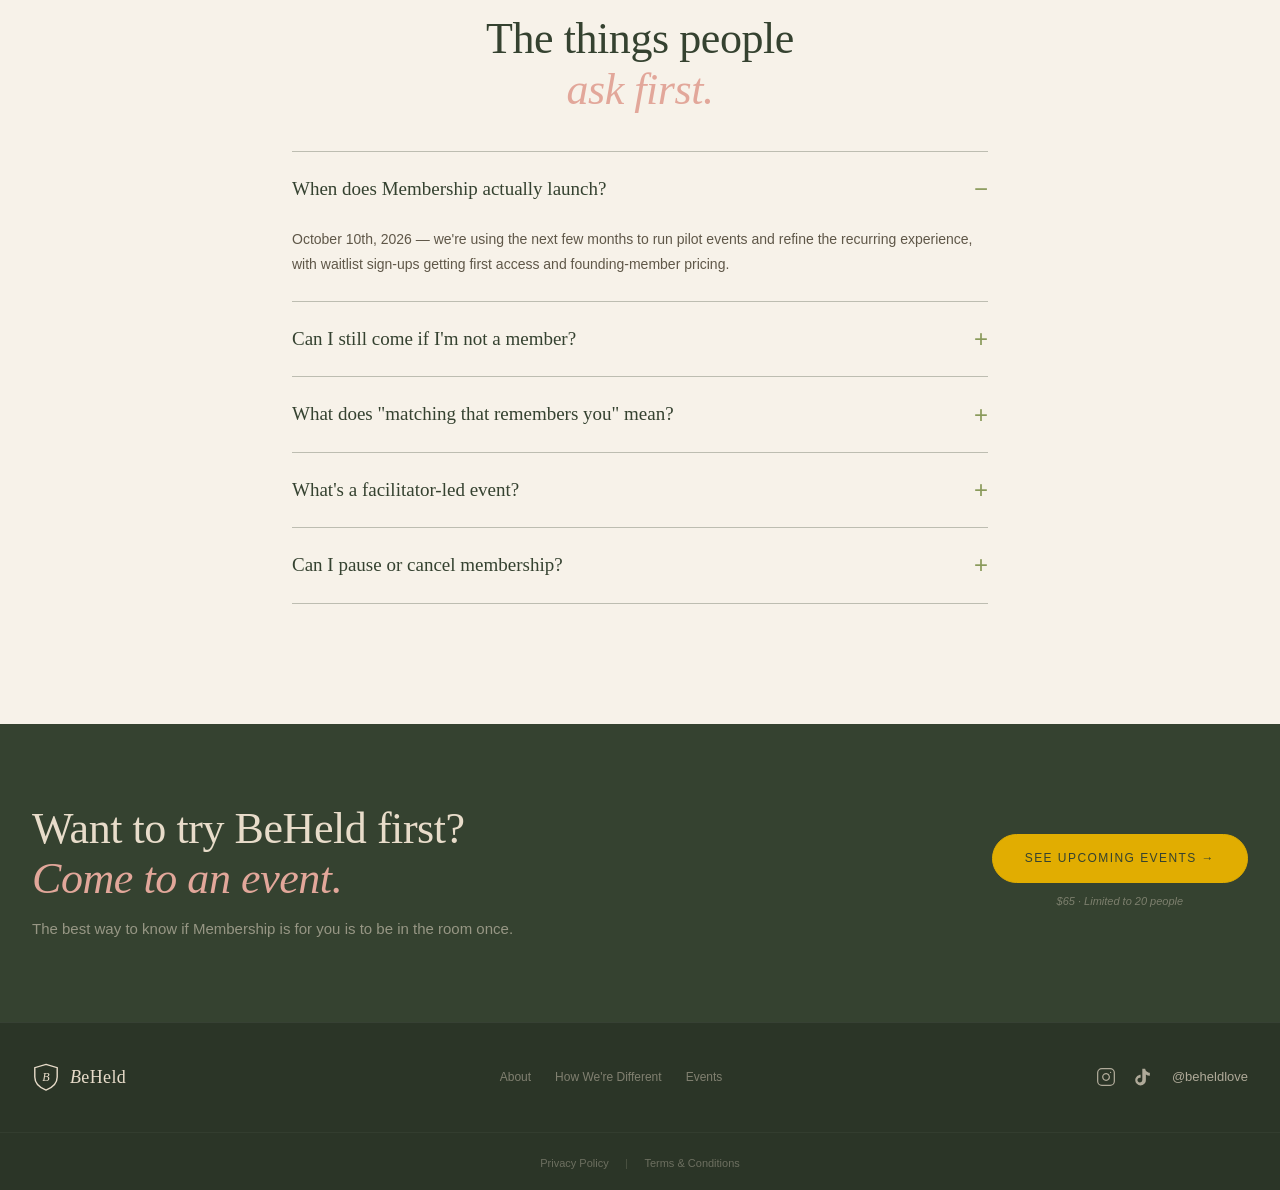
<file: membership.html>
<!DOCTYPE html>
<html lang="en">
<head>
  <meta charset="UTF-8"/><meta name="viewport" content="width=device-width, initial-scale=1.0"/>
  <title>BeHeld Membership | Pricing &amp; Benefits in NYC</title>
  <meta name="description" content="BeHeld membership enrollment opens October 2026. Two events included monthly, priority signup, matching that remembers you."/>
  <!-- Google Analytics 4 -->
  <script async src="https://www.googletagmanager.com/gtag/js?id=G-H7E61XHDM6"></script>
  <script>
    window.dataLayer = window.dataLayer || [];
    function gtag(){dataLayer.push(arguments);}
    gtag('js', new Date());
    gtag('config', 'G-H7E61XHDM6', { allow_google_signals: false });
  </script>
  <link rel="icon" type="image/svg+xml" href="assets/crest.svg"/>
  <link rel="canonical" href="https://www.beheld.love/membership.html"/>
  <meta name="robots" content="noindex"/>
  <meta property="og:type" content="website"/>
  <meta property="og:title" content="BeHeld Membership | Pricing &amp; Benefits in NYC"/>
  <meta property="og:description" content="BeHeld membership enrollment opens October 2026. Two events included monthly, priority signup, matching that remembers you."/>
  <meta property="og:url" content="https://www.beheld.love/membership.html"/>
  <meta property="og:image" content="https://www.beheld.love/assets/og-image.jpg"/>
  <meta name="twitter:card" content="summary_large_image"/>
  <!-- Klaviyo onsite tracking + embedded forms -->
  <script async type='text/javascript' src='https://static.klaviyo.com/onsite/js/TFTB5A/klaviyo.js?company_id=TFTB5A'></script>
  <script type="text/javascript">
  //Initialize Klaviyo object on page load
  !function(){if(!window.klaviyo){window._klOnsite=window._klOnsite||[];try{window.klaviyo=new Proxy({},{get:function(n,i){return"push"===i?function(){var n;(n=window._klOnsite).push.apply(n,arguments)}:function(){for(var n=arguments.length,o=new Array(n),w=0;w<n;w++)o[w]=arguments[w];var t="function"==typeof o[o.length-1]?o.pop():void 0,e=new Promise((function(n){window._klOnsite.push([i].concat(o,[function(i){t&&t(i),n(i)}]))}));return e}}})}catch(n){window.klaviyo=window.klaviyo||[],window.klaviyo.push=function(){var n;(n=window._klOnsite).push.apply(n,arguments)}}}}();
  </script>
  <link rel="stylesheet" href="css/tokens.css"/><link rel="stylesheet" href="css/base.css"/><link rel="stylesheet" href="css/styles.css"/>
  <style>
    /* Membership savings treatment on the price line */
    .tier-event-price .tier-was {
      text-decoration: line-through;
      color: var(--muted);
      opacity: 0.6;
      margin-right: 6px;
    }
    .tier-event-price .tier-save {
      color: var(--sage);
      font-family: var(--font-sans);
      font-style: normal;
      font-size: 12px;
      font-weight: 500;
      letter-spacing: 0.02em;
    }
  </style>
</head>
<body>
<nav class="nav">
  <a href="index.html" class="logo"><svg class="crest" viewBox="0 0 120 120" aria-hidden="true"><path d="M60 6 L108 20 V60 C108 88 86 106 60 116 C34 106 12 88 12 60 V20 Z" fill="none" stroke="currentColor" stroke-width="6"/><text x="60" y="76" text-anchor="middle" font-family="Georgia,serif" font-size="52" fill="currentColor" font-style="italic">B</text></svg><span><em>B</em>eHeld</span></a>
  <ul class="nav-links">
    <li><a href="index.html">Home</a></li><li><a href="about.html">About</a></li>
    <li><a href="different.html">How We're Different</a></li><li><a href="events.html">Events</a></li>
    </ul>
  <a href="index.html#join" class="nav-cta" data-track="tally" data-loc="nav">Apply</a>
  <button class="nav-hamburger" id="hamburger" aria-label="Menu"><span></span><span></span><span></span></button>
</nav>
<div class="nav-mobile" id="mobile-nav">
  <a href="index.html">Home</a><a href="about.html">About</a><a href="different.html">How We're Different</a>
  <a href="events.html">Events</a><a href="index.html#join" style="color:var(--mustard)">Apply →</a>
</div>

<div class="page-hero">
  <div class="page-hero-inner">
    <span class="eyebrow">Enrollment · Opens October 2026</span>
    <h1>Community doesn't form in one night.<br/><em>It forms in the showing up.</em></h1>
    <p>BeHeld is moving from one-off evenings to a recurring practice — memberships launch in October, with pay-per-event continuing alongside.</p>
  </div>
</div>

<!-- INTRO -->
<section class="section">
  <div class="narrow reveal">
    <p style="font-size:16px;line-height:1.8;text-align:center;color:var(--ink);">
      Three ways to enroll — one casual, one committed to the practice, one for depth.
    </p>
  </div>
</section>

<!-- TIER CARDS -->
<section class="section reveal" style="background:var(--sand);padding-top:48px;padding-bottom:64px;">
  <div class="container">
    <div class="tier-grid">
      <div class="tier-card">
        <span class="tier-label">Free Tier</span>
        <div class="tier-price">$0<span class="tier-period"> / month</span></div>
        <div class="tier-event-price">$65 per event</div>
        <p class="tier-tagline">Come occasionally, no commitment.</p>
        <ul class="tier-features">
          <li>Attend any open event at $65/ticket</li>
          <li>Full event experience: matching, activities</li>
          <li>Pick 3 to see again</li>
          <li>General community access</li>
        </ul>
        <a href="events.html" class="btn btn-secondary tier-cta">RSVP for an event</a>
      </div>

      <div class="tier-card tier-featured">
        <span class="tier-badge">Most popular</span>
        <span class="tier-label">Membership</span>
        <div class="tier-price">$79<span class="tier-period"> / month</span></div>
        <div class="tier-event-price"><span class="tier-was">$110</span> <span class="tier-save">$25.50 / event · save 39%</span></div>
        <p class="tier-tagline">Build an ongoing practice.</p>
        <ul class="tier-features">
          <li><strong>Two events per month included</strong></li>
          <li>Pick 5 to see again</li>
          <li>Priority signup before events open publicly</li>
          <li>We remember your matches across events</li>
          <li>Member-only cohort channels</li>
        </ul>
        <a href="https://tally.so/r/MedLGX" class="btn btn-primary tier-cta" target="_blank" rel="noopener" data-track="tally" data-loc="membership_tier_featured">Join the waitlist</a>
      </div>

      <div class="tier-card">
        <span class="tier-label">Premium</span>
        <div class="tier-price">$129<span class="tier-period"> / month</span></div>
        <div class="tier-event-price">2 events + 1 facilitator-led</div>
        <p class="tier-tagline">For depth.</p>
        <ul class="tier-features">
          <li>Everything in Membership</li>
          <li>Unlimited picks</li>
          <li>1:1 curated introduction included monthly</li>
          <li>1:1 curated follow-up experiences</li>
        </ul>
        <a href="https://tally.so/r/MedLGX" class="btn btn-secondary tier-cta" target="_blank" rel="noopener" data-track="tally" data-loc="membership_tier_premium">Join the waitlist</a>
      </div>
    </div>
  </div>
</section>

<!-- COMPARISON TABLE -->
<section class="section reveal">
  <div class="container">
    <div style="max-width:560px;margin:0 auto 40px;text-align:center;">
      <span class="section-eyebrow">Side by side</span>
      <h2>What's included in <em>each tier.</em></h2>
    </div>
    <div class="tier-table-wrap">
      <table class="tier-table">
        <thead>
          <tr>
            <th></th>
            <th>Free</th>
            <th class="tier-th-featured">Membership</th>
            <th>Premium</th>
          </tr>
        </thead>
        <tbody>
          <tr class="tier-section-row"><td colspan="4">At the event</td></tr>
          <tr>
            <td>Attend events</td>
            <td><span class="tier-ck">✓</span></td>
            <td class="tier-td-featured"><span class="tier-ck">✓</span></td>
            <td><span class="tier-ck">✓</span></td>
          </tr>
          <tr>
            <td>Curated activities + small group format</td>
            <td><span class="tier-ck">✓</span></td>
            <td class="tier-td-featured"><span class="tier-ck">✓</span></td>
            <td><span class="tier-ck">✓</span></td>
          </tr>
          <tr>
            <td>Pre-event snapshot of your table</td>
            <td><span class="tier-ck">✓</span></td>
            <td class="tier-td-featured"><span class="tier-ck">✓</span></td>
            <td><span class="tier-ck">✓</span></td>
          </tr>
          <tr>
            <td>Pick 3 to see again</td>
            <td><span class="tier-ck">✓</span></td>
            <td class="tier-td-featured"><span class="tier-ck">✓</span></td>
            <td><span class="tier-ck">✓</span></td>
          </tr>

          <tr class="tier-section-row"><td colspan="4">Between events (continuity)</td></tr>
          <tr>
            <td>Two events / month included</td>
            <td><span class="tier-dash">—</span></td>
            <td class="tier-td-featured"><span class="tier-ck">✓</span></td>
            <td><span class="tier-ck">✓</span></td>
          </tr>
          <tr>
            <td>Pick 5 to see again</td>
            <td><span class="tier-dash">—</span></td>
            <td class="tier-td-featured"><span class="tier-ck">✓</span></td>
            <td><span class="tier-ck">✓</span></td>
          </tr>
          <tr>
            <td>Matching that remembers you across events</td>
            <td><span class="tier-dash">—</span></td>
            <td class="tier-td-featured"><span class="tier-ck">✓</span></td>
            <td><span class="tier-ck">✓</span></td>
          </tr>
          <tr>
            <td>Member-only cohort channels</td>
            <td><span class="tier-dash">—</span></td>
            <td class="tier-td-featured"><span class="tier-ck">✓</span></td>
            <td><span class="tier-ck">✓</span></td>
          </tr>

          <tr class="tier-section-row"><td colspan="4">Depth</td></tr>
          <tr>
            <td>Unlimited picks</td>
            <td><span class="tier-dash">—</span></td>
            <td class="tier-td-featured"><span class="tier-dash">—</span></td>
            <td><span class="tier-ck">✓</span></td>
          </tr>
          <tr>
            <td>1:1 curated introduction included monthly</td>
            <td><span class="tier-dash">—</span></td>
            <td class="tier-td-featured"><span class="tier-dash">—</span></td>
            <td><span class="tier-ck">✓</span></td>
          </tr>
          <tr>
            <td>1:1 curated follow-up experiences</td>
            <td><span class="tier-dash">—</span></td>
            <td class="tier-td-featured"><span class="tier-dash">—</span></td>
            <td><span class="tier-ck">✓</span></td>
          </tr>
        </tbody>
      </table>
    </div>
  </div>
</section>

<!-- WAITLIST -->
<section class="reveal" id="waitlist" style="background:var(--ivy);color:var(--sand);padding:80px var(--container-padding);">
  <div class="narrow" style="padding:0;">
    <span class="eyebrow" style="color:var(--mustard);display:block;margin-bottom:14px;text-align:center;">Enrollment · Opens October 2026</span>
    <h2 style="color:var(--sand);text-align:center;margin-bottom:18px;">Be among the <em>first members.</em></h2>
    <p style="text-align:center;color:rgba(232,220,202,0.7);max-width:520px;margin:0 auto 36px;">
      Join the waitlist for first access and founding-member pricing when Membership and Premium launch.
    </p>
    <div class="waitlist-cta-wrap">
      <a href="https://tally.so/r/MedLGX" class="btn btn-primary waitlist-btn" target="_blank" rel="noopener" data-track="tally" data-loc="membership_waitlist">Join the waitlist →</a>
      <p class="waitlist-note">Takes 2 minutes, with emails only when there's something real to share.</p>
    </div>
  </div>
</section>

<!-- MEMBERSHIP FAQ -->
<section class="section reveal">
  <div class="narrow">
    <div style="text-align:center;margin-bottom:36px;">
      <span class="section-eyebrow">Membership questions</span>
      <h2>The things people<br/><em>ask first.</em></h2>
    </div>
    <div class="faq-list">
      <details open>
        <summary>When does Membership actually launch?</summary>
        <div class="faq-answer"><p>October 10th, 2026 — we're using the next few months to run pilot events and refine the recurring experience, with waitlist sign-ups getting first access and founding-member pricing.</p></div>
      </details>
      <details>
        <summary>Can I still come if I'm not a member?</summary>
        <div class="faq-answer"><p>Yes — Free Tier means no commitment, just $65/ticket for the full event experience. Membership unlocks continuity across events, priority signup, and member-only channels.</p></div>
      </details>
      <details>
        <summary>What does "matching that remembers you" mean?</summary>
        <div class="faq-answer"><p>At the end of each event you pick people you'd want to see again, and if they pick you back we re-invite both of you to future events.</p></div>
      </details>
      <details>
        <summary>What's a facilitator-led event?</summary>
        <div class="faq-answer"><p>A deeper, smaller version of BeHeld with a trained facilitator running the room — reserved for Premium members, available less frequently than standard events.</p></div>
      </details>
      <details>
        <summary>Can I pause or cancel membership?</summary>
        <div class="faq-answer"><p>Yes — membership is month-to-month, pause or cancel anytime, because you decide the pace.</p></div>
      </details>
    </div>
  </div>
</section>

<!-- CTA -->
<div class="cta-band reveal">
  <div>
    <h2>Want to try BeHeld first?<br/><em>Come to an event.</em></h2>
    <p>The best way to know if Membership is for you is to be in the room once.</p>
  </div>
  <div class="cta-band-right">
    <a href="events.html" class="btn btn-primary">See upcoming events →</a>
    <div class="cta-note">$65 · Limited to 20 people</div>
  </div>
</div>

<footer class="footer">
  <a href="index.html" class="logo"><svg class="crest" viewBox="0 0 120 120" aria-hidden="true"><path d="M60 6 L108 20 V60 C108 88 86 106 60 116 C34 106 12 88 12 60 V20 Z" fill="none" stroke="currentColor" stroke-width="6"/><text x="60" y="76" text-anchor="middle" font-family="Georgia,serif" font-size="52" fill="currentColor" font-style="italic">B</text></svg><span><em>B</em>eHeld</span></a>
  <div class="footer-links"><a href="about.html">About</a><a href="different.html">How We're Different</a><a href="events.html">Events</a></div>
   <div class="footer-social">
  <a href="https://www.instagram.com/beheld.love" target="_blank" rel="noopener" aria-label="Instagram">
    <svg width="20" height="20" viewBox="0 0 24 24" fill="none" stroke="currentColor" stroke-width="1.5" stroke-linecap="round" stroke-linejoin="round" aria-hidden="true">
      <rect x="2" y="2" width="20" height="20" rx="5" ry="5"/>
      <path d="M16 11.37A4 4 0 1 1 12.63 8 4 4 0 0 1 16 11.37z"/>
      <line x1="17.5" y1="6.5" x2="17.51" y2="6.5"/>
    </svg>
  </a>
  <a href="https://www.tiktok.com/@beheldlove" target="_blank" rel="noopener" aria-label="TikTok">
    <svg width="20" height="20" viewBox="0 0 24 24" fill="currentColor" aria-hidden="true">
      <path d="M19.59 6.69a4.83 4.83 0 0 1-3.77-4.25V2h-3.45v13.67a2.89 2.89 0 0 1-5.2 1.74 2.89 2.89 0 0 1 2.31-4.64 2.93 2.93 0 0 1 .88.13V9.4a6.84 6.84 0 0 0-1-.05A6.33 6.33 0 0 0 5.8 20.1a6.34 6.34 0 0 0 10.86-4.43V8.94a8.16 8.16 0 0 0 4.77 1.52V7a4.85 4.85 0 0 1-1.84-.31z"/>
    </svg>
  </a>
  <span class="footer-handle">@beheldlove</span>
</div>
</footer>
<div class="footer-legal">
  <a href="privacy.html">Privacy Policy</a>
  <span class="footer-legal-sep">|</span>
  <a href="terms.html">Terms &amp; Conditions</a>
</div>
<script src="js/main.js"></script>
<script src="js/ab-test.js"></script>
</body></html>
</file>
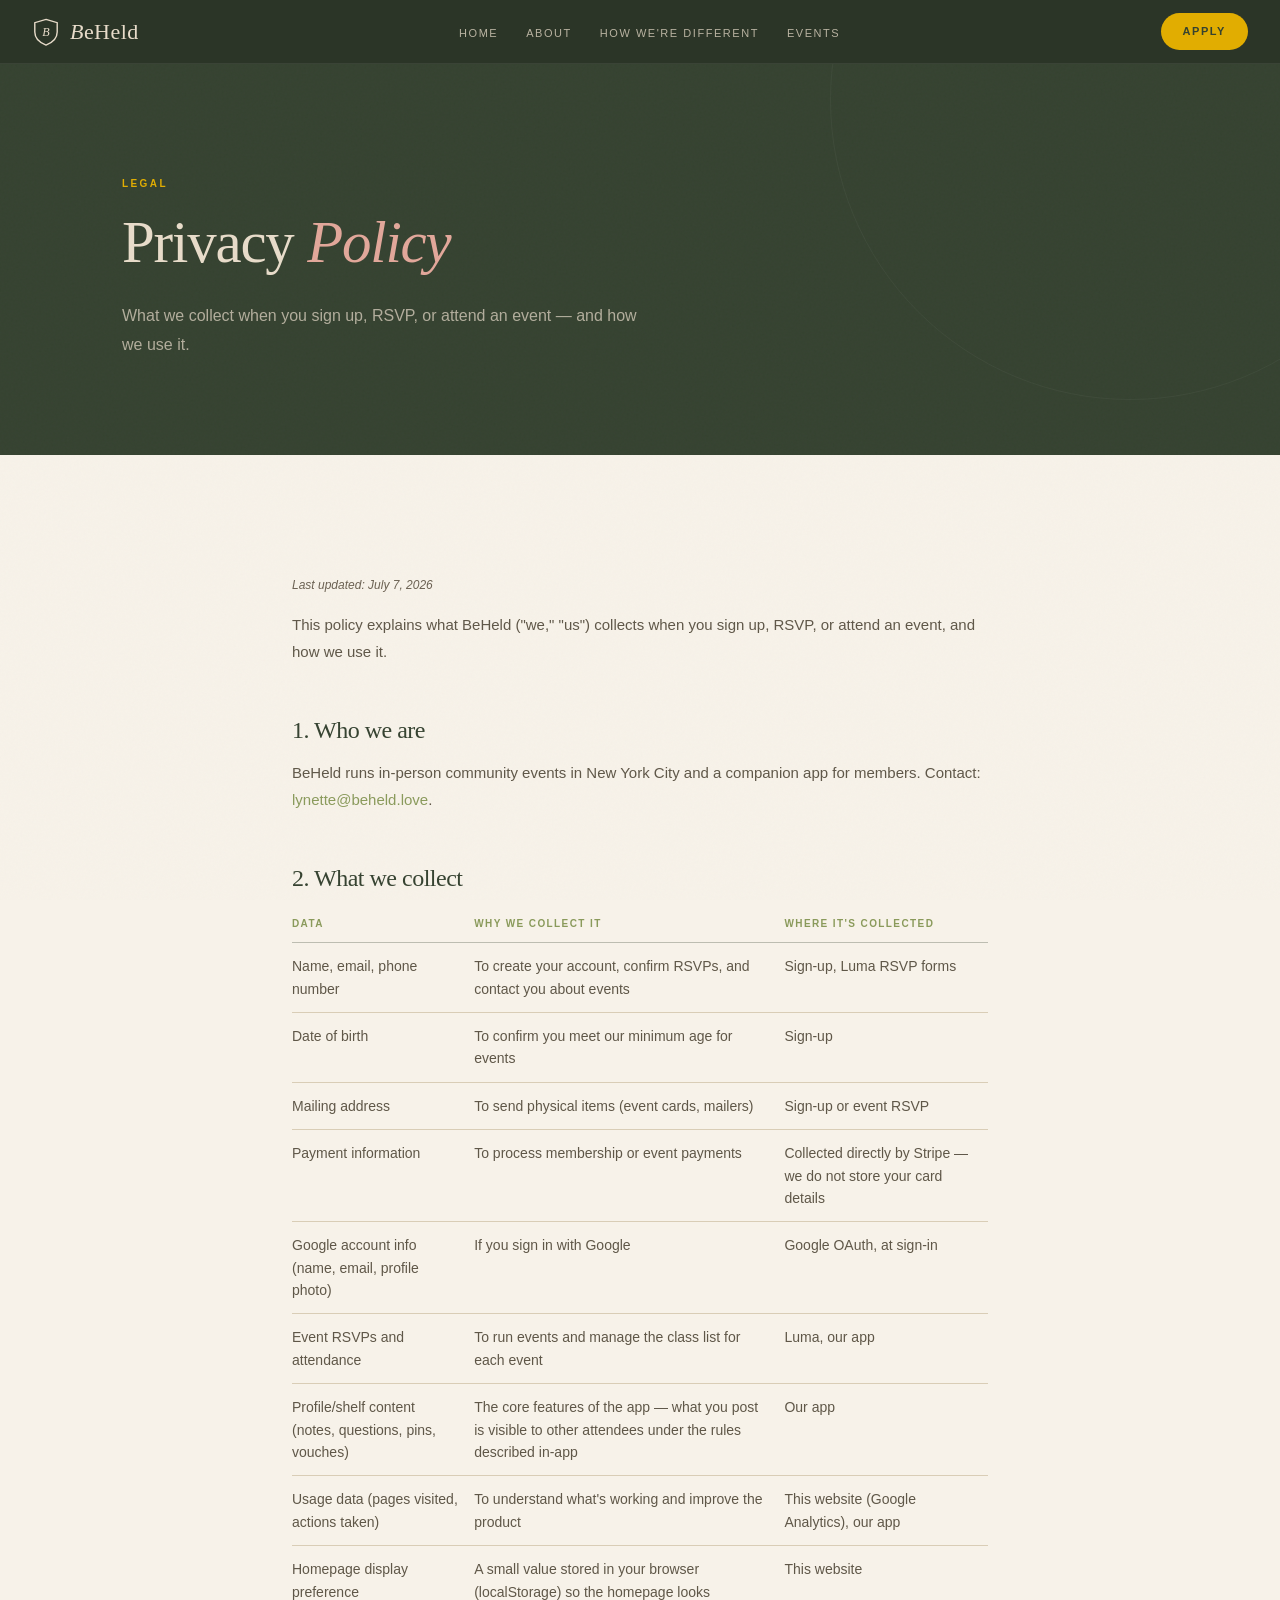
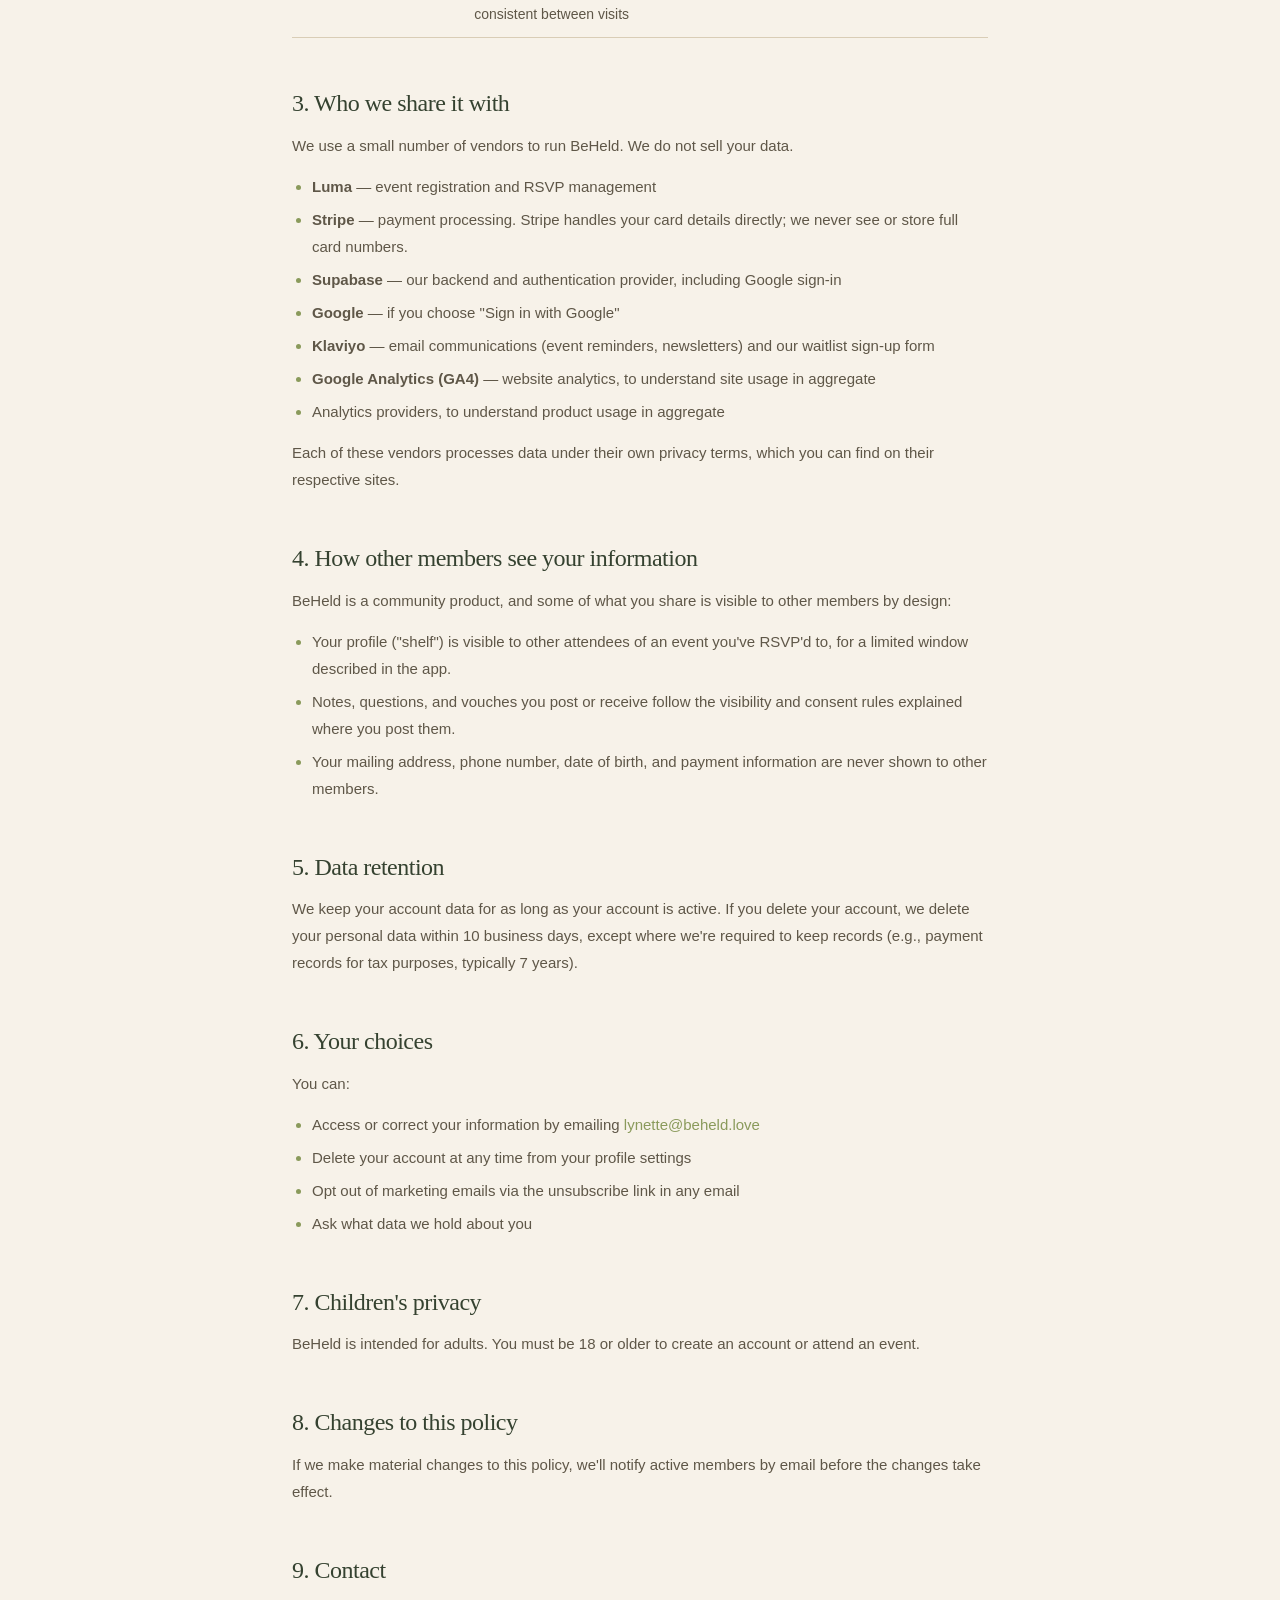
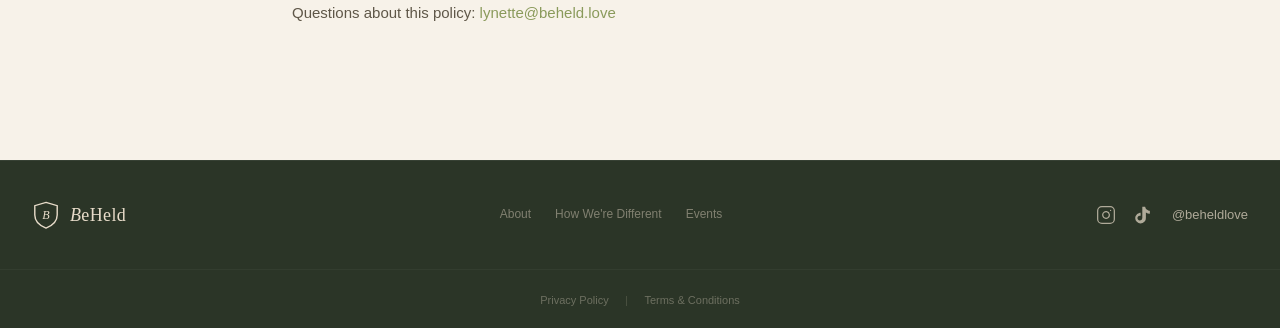
<file: privacy.html>
<!DOCTYPE html>
<html lang="en">
<head>
  <meta charset="UTF-8"/><meta name="viewport" content="width=device-width, initial-scale=1.0"/>
  <title>Privacy Policy | BeHeld</title>
  <meta name="description" content="Learn how BeHeld collects, uses, stores, and protects your personal information when you visit our site, apply, RSVP, or attend an event."/>
  <!-- Google Analytics 4 -->
  <script async src="https://www.googletagmanager.com/gtag/js?id=G-H7E61XHDM6"></script>
  <script>
    window.dataLayer = window.dataLayer || [];
    function gtag(){dataLayer.push(arguments);}
    gtag('js', new Date());
    gtag('config', 'G-H7E61XHDM6', { allow_google_signals: false });
  </script>
  <link rel="icon" type="image/svg+xml" href="assets/crest.svg"/>
  <link rel="canonical" href="https://www.beheld.love/privacy.html"/>
  <meta property="og:type" content="website"/>
  <meta property="og:title" content="Privacy Policy | BeHeld"/>
  <meta property="og:description" content="Learn how BeHeld collects, uses, stores, and protects your personal information when you visit our site, apply, RSVP, or attend an event."/>
  <meta property="og:url" content="https://www.beheld.love/privacy.html"/>
  <meta property="og:image" content="https://www.beheld.love/assets/og-image.jpg"/>
  <meta name="twitter:card" content="summary_large_image"/>
  <!-- Klaviyo onsite tracking + embedded forms -->
  <script async type='text/javascript' src='https://static.klaviyo.com/onsite/js/TFTB5A/klaviyo.js?company_id=TFTB5A'></script>
  <script type="text/javascript">
  //Initialize Klaviyo object on page load
  !function(){if(!window.klaviyo){window._klOnsite=window._klOnsite||[];try{window.klaviyo=new Proxy({},{get:function(n,i){return"push"===i?function(){var n;(n=window._klOnsite).push.apply(n,arguments)}:function(){for(var n=arguments.length,o=new Array(n),w=0;w<n;w++)o[w]=arguments[w];var t="function"==typeof o[o.length-1]?o.pop():void 0,e=new Promise((function(n){window._klOnsite.push([i].concat(o,[function(i){t&&t(i),n(i)}]))}));return e}}})}catch(n){window.klaviyo=window.klaviyo||[],window.klaviyo.push=function(){var n;(n=window._klOnsite).push.apply(n,arguments)}}}}();
  </script>
  <link rel="stylesheet" href="css/tokens.css"/><link rel="stylesheet" href="css/base.css"/><link rel="stylesheet" href="css/styles.css"/>
</head>
<body>
<nav class="nav">
  <a href="index.html" class="logo"><svg class="crest" viewBox="0 0 120 120" aria-hidden="true"><path d="M60 6 L108 20 V60 C108 88 86 106 60 116 C34 106 12 88 12 60 V20 Z" fill="none" stroke="currentColor" stroke-width="6"/><text x="60" y="76" text-anchor="middle" font-family="Georgia,serif" font-size="52" fill="currentColor" font-style="italic">B</text></svg><span><em>B</em>eHeld</span></a>
  <ul class="nav-links">
    <li><a href="index.html">Home</a></li><li><a href="about.html">About</a></li>
    <li><a href="different.html">How We're Different</a></li><li><a href="events.html">Events</a></li>
    </ul>
  <a href="index.html#join" class="nav-cta" data-track="tally" data-loc="nav">Apply</a>
  <button class="nav-hamburger" id="hamburger" aria-label="Menu"><span></span><span></span><span></span></button>
</nav>
<div class="nav-mobile" id="mobile-nav">
  <a href="index.html">Home</a><a href="about.html">About</a><a href="different.html">How We're Different</a>
  <a href="events.html">Events</a><a href="index.html#join" style="color:var(--mustard)">Apply →</a>
</div>

<div class="page-hero">
  <div class="page-hero-inner">
    <span class="eyebrow">Legal</span>
    <h1>Privacy <em>Policy</em></h1>
    <p>What we collect when you sign up, RSVP, or attend an event — and how we use it.</p>
  </div>
</div>

<section class="section">
  <div class="legal-content">
    <p class="legal-updated">Last updated: July 7, 2026</p>
    <p>This policy explains what BeHeld ("we," "us") collects when you sign up, RSVP, or attend an event, and how we use it.</p>

    <section>
      <h2>1. Who we are</h2>
      <p>BeHeld runs in-person community events in New York City and a companion app for members. Contact: <a href="mailto:lynette@beheld.love">lynette@beheld.love</a>.</p>
    </section>

    <section>
      <h2>2. What we collect</h2>
      <div class="legal-table-wrap">
        <table class="legal-table">
          <thead>
            <tr><th>Data</th><th>Why we collect it</th><th>Where it's collected</th></tr>
          </thead>
          <tbody>
            <tr><td>Name, email, phone number</td><td>To create your account, confirm RSVPs, and contact you about events</td><td>Sign-up, Luma RSVP forms</td></tr>
            <tr><td>Date of birth</td><td>To confirm you meet our minimum age for events</td><td>Sign-up</td></tr>
            <tr><td>Mailing address</td><td>To send physical items (event cards, mailers)</td><td>Sign-up or event RSVP</td></tr>
            <tr><td>Payment information</td><td>To process membership or event payments</td><td>Collected directly by Stripe — we do not store your card details</td></tr>
            <tr><td>Google account info (name, email, profile photo)</td><td>If you sign in with Google</td><td>Google OAuth, at sign-in</td></tr>
            <tr><td>Event RSVPs and attendance</td><td>To run events and manage the class list for each event</td><td>Luma, our app</td></tr>
            <tr><td>Profile/shelf content (notes, questions, pins, vouches)</td><td>The core features of the app — what you post is visible to other attendees under the rules described in-app</td><td>Our app</td></tr>
            <tr><td>Usage data (pages visited, actions taken)</td><td>To understand what's working and improve the product</td><td>This website (Google Analytics), our app</td></tr>
            <tr><td>Homepage display preference</td><td>A small value stored in your browser (localStorage) so the homepage looks consistent between visits</td><td>This website</td></tr>
          </tbody>
        </table>
      </div>
    </section>

    <section>
      <h2>3. Who we share it with</h2>
      <p>We use a small number of vendors to run BeHeld. We do not sell your data.</p>
      <ul>
        <li><strong>Luma</strong> — event registration and RSVP management</li>
        <li><strong>Stripe</strong> — payment processing. Stripe handles your card details directly; we never see or store full card numbers.</li>
        <li><strong>Supabase</strong> — our backend and authentication provider, including Google sign-in</li>
        <li><strong>Google</strong> — if you choose "Sign in with Google"</li>
        <li><strong>Klaviyo</strong> — email communications (event reminders, newsletters) and our waitlist sign-up form</li>
        <li><strong>Google Analytics (GA4)</strong> — website analytics, to understand site usage in aggregate</li>
        <li>Analytics providers, to understand product usage in aggregate</li>
      </ul>
      <p>Each of these vendors processes data under their own privacy terms, which you can find on their respective sites.</p>
    </section>

    <section>
      <h2>4. How other members see your information</h2>
      <p>BeHeld is a community product, and some of what you share is visible to other members by design:</p>
      <ul>
        <li>Your profile ("shelf") is visible to other attendees of an event you've RSVP'd to, for a limited window described in the app.</li>
        <li>Notes, questions, and vouches you post or receive follow the visibility and consent rules explained where you post them.</li>
        <li>Your mailing address, phone number, date of birth, and payment information are never shown to other members.</li>
      </ul>
    </section>

    <section>
      <h2>5. Data retention</h2>
      <p>We keep your account data for as long as your account is active. If you delete your account, we delete your personal data within 10 business days, except where we're required to keep records (e.g., payment records for tax purposes, typically 7 years).</p>
    </section>

    <section>
      <h2>6. Your choices</h2>
      <p>You can:</p>
      <ul>
        <li>Access or correct your information by emailing <a href="mailto:lynette@beheld.love">lynette@beheld.love</a></li>
        <li>Delete your account at any time from your profile settings</li>
        <li>Opt out of marketing emails via the unsubscribe link in any email</li>
        <li>Ask what data we hold about you</li>
      </ul>
    </section>

    <section>
      <h2>7. Children's privacy</h2>
      <p>BeHeld is intended for adults. You must be 18 or older to create an account or attend an event.</p>
    </section>

    <section>
      <h2>8. Changes to this policy</h2>
      <p>If we make material changes to this policy, we'll notify active members by email before the changes take effect.</p>
    </section>

    <section>
      <h2>9. Contact</h2>
      <p>Questions about this policy: <a href="mailto:lynette@beheld.love">lynette@beheld.love</a></p>
    </section>
  </div>
</section>

<footer class="footer">
  <a href="index.html" class="logo"><svg class="crest" viewBox="0 0 120 120" aria-hidden="true"><path d="M60 6 L108 20 V60 C108 88 86 106 60 116 C34 106 12 88 12 60 V20 Z" fill="none" stroke="currentColor" stroke-width="6"/><text x="60" y="76" text-anchor="middle" font-family="Georgia,serif" font-size="52" fill="currentColor" font-style="italic">B</text></svg><span><em>B</em>eHeld</span></a>
  <div class="footer-links"><a href="about.html">About</a><a href="different.html">How We're Different</a><a href="events.html">Events</a></div>
   <div class="footer-social">
  <a href="https://www.instagram.com/beheld.love" target="_blank" rel="noopener" aria-label="Instagram">
    <svg width="20" height="20" viewBox="0 0 24 24" fill="none" stroke="currentColor" stroke-width="1.5" stroke-linecap="round" stroke-linejoin="round" aria-hidden="true">
      <rect x="2" y="2" width="20" height="20" rx="5" ry="5"/>
      <path d="M16 11.37A4 4 0 1 1 12.63 8 4 4 0 0 1 16 11.37z"/>
      <line x1="17.5" y1="6.5" x2="17.51" y2="6.5"/>
    </svg>
  </a>
  <a href="https://www.tiktok.com/@beheldlove" target="_blank" rel="noopener" aria-label="TikTok">
    <svg width="20" height="20" viewBox="0 0 24 24" fill="currentColor" aria-hidden="true">
      <path d="M19.59 6.69a4.83 4.83 0 0 1-3.77-4.25V2h-3.45v13.67a2.89 2.89 0 0 1-5.2 1.74 2.89 2.89 0 0 1 2.31-4.64 2.93 2.93 0 0 1 .88.13V9.4a6.84 6.84 0 0 0-1-.05A6.33 6.33 0 0 0 5.8 20.1a6.34 6.34 0 0 0 10.86-4.43V8.94a8.16 8.16 0 0 0 4.77 1.52V7a4.85 4.85 0 0 1-1.84-.31z"/>
    </svg>
  </a>
  <span class="footer-handle">@beheldlove</span>
</div>
</footer>
<div class="footer-legal">
  <a href="privacy.html">Privacy Policy</a>
  <span class="footer-legal-sep">|</span>
  <a href="terms.html">Terms &amp; Conditions</a>
</div>
<script src="js/main.js"></script>
<script src="js/ab-test.js"></script>
</body></html>
</file>
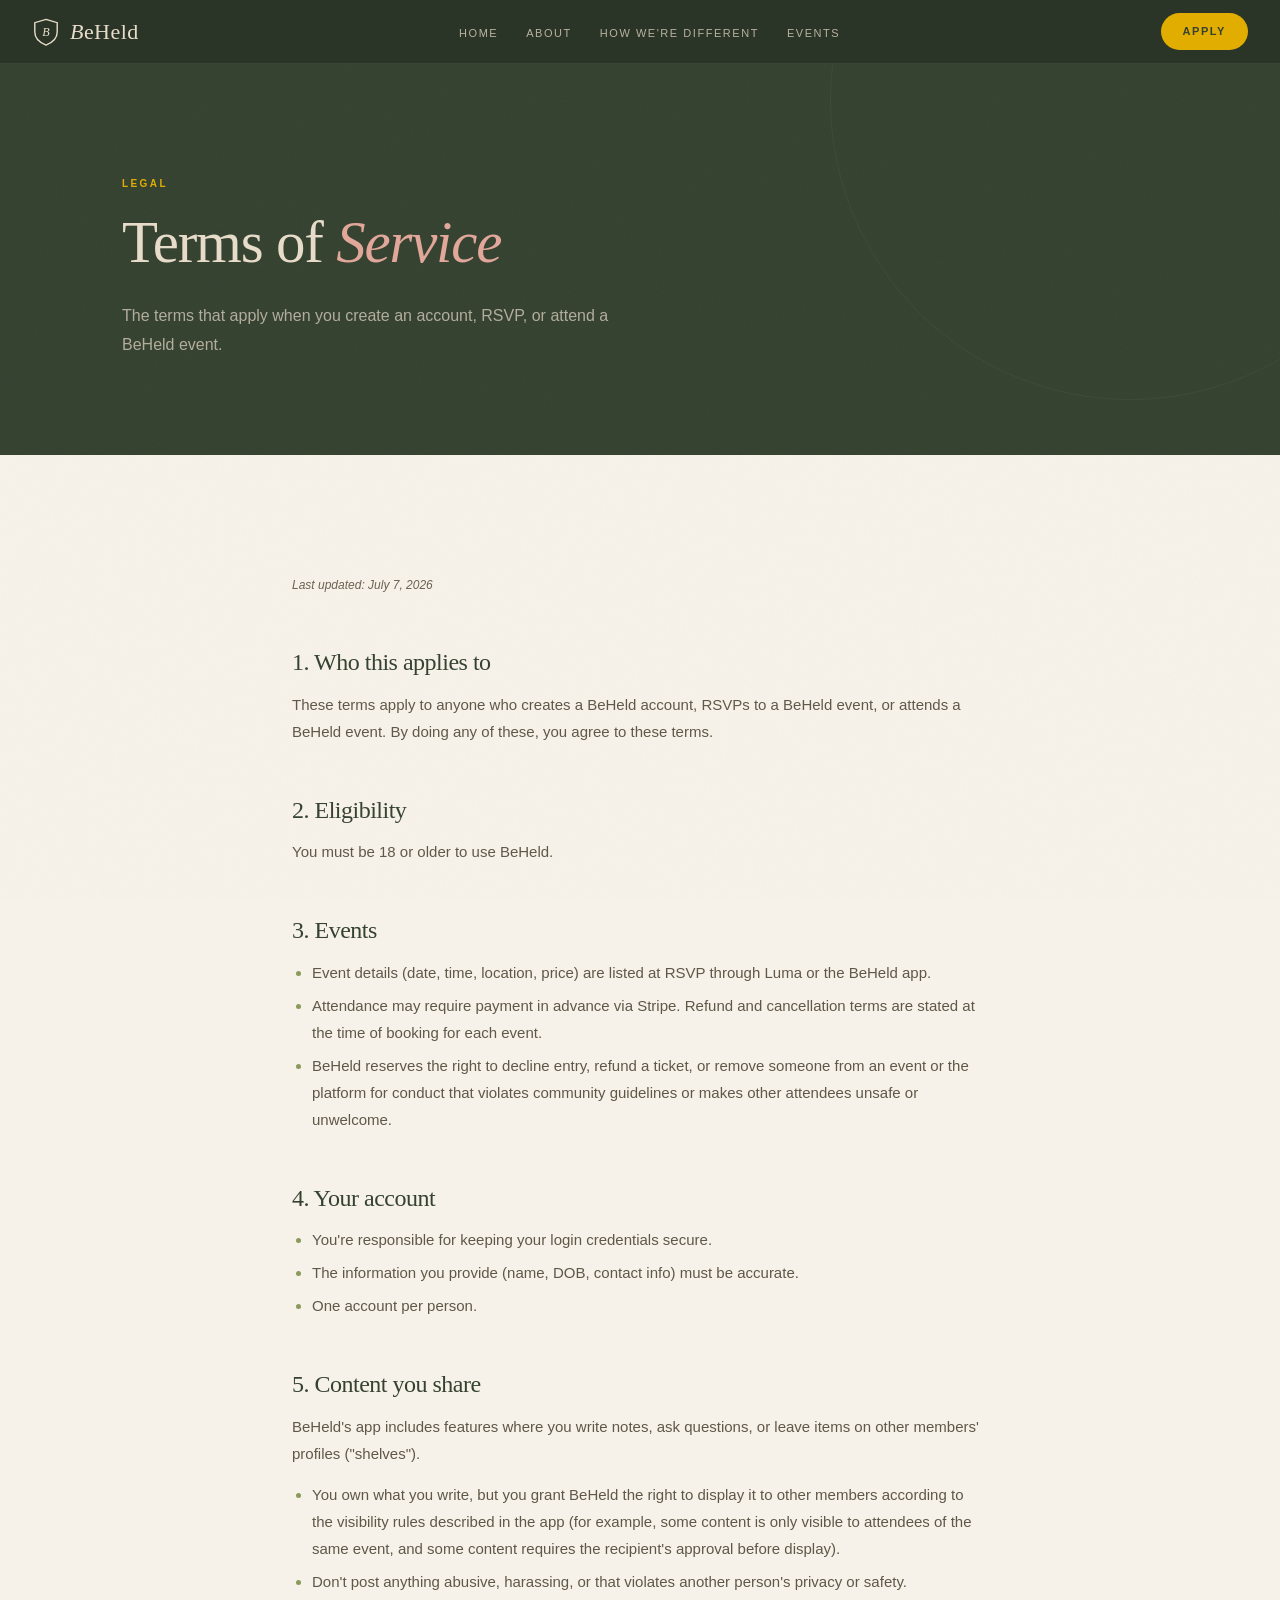
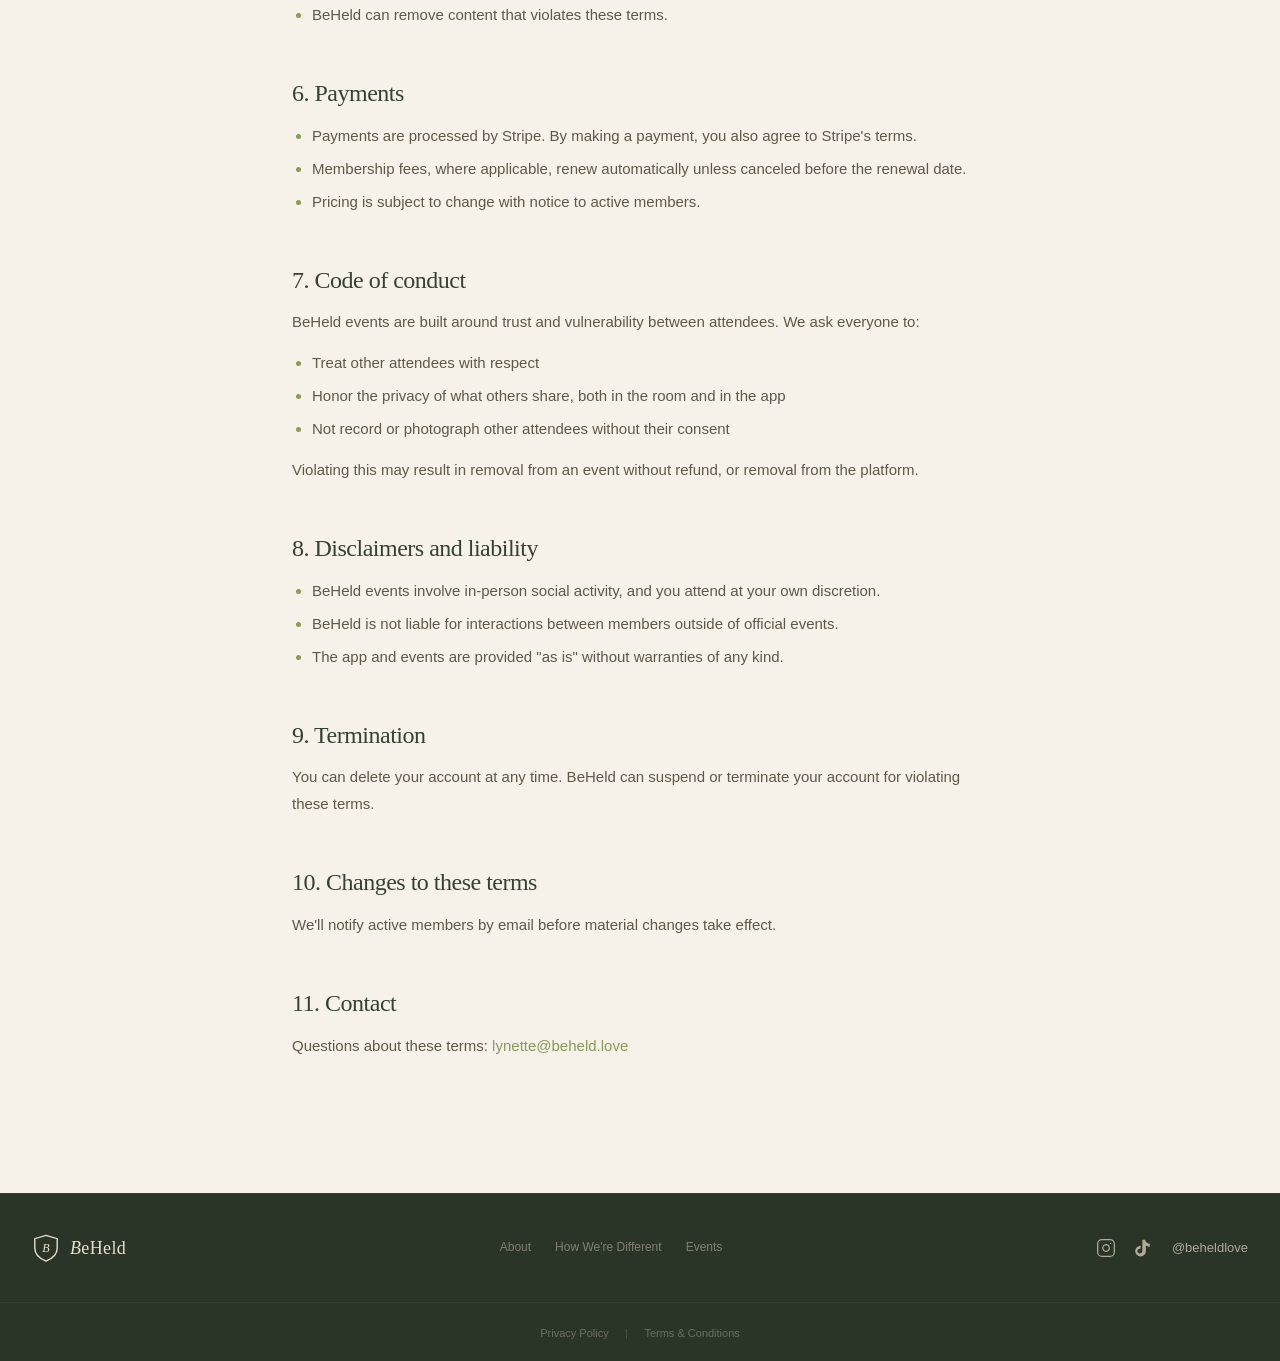
<file: terms.html>
<!DOCTYPE html>
<html lang="en">
<head>
  <meta charset="UTF-8"/><meta name="viewport" content="width=device-width, initial-scale=1.0"/>
  <title>Terms of Service | BeHeld</title>
  <meta name="description" content="Read the terms that apply when you use BeHeld, create an account, RSVP, purchase a ticket, join a membership, or attend an event."/>
  <!-- Google Analytics 4 -->
  <script async src="https://www.googletagmanager.com/gtag/js?id=G-H7E61XHDM6"></script>
  <script>
    window.dataLayer = window.dataLayer || [];
    function gtag(){dataLayer.push(arguments);}
    gtag('js', new Date());
    gtag('config', 'G-H7E61XHDM6', { allow_google_signals: false });
  </script>
  <link rel="icon" type="image/svg+xml" href="assets/crest.svg"/>
  <link rel="canonical" href="https://www.beheld.love/terms.html"/>
  <meta property="og:type" content="website"/>
  <meta property="og:title" content="Terms of Service | BeHeld"/>
  <meta property="og:description" content="Read the terms that apply when you use BeHeld, create an account, RSVP, purchase a ticket, join a membership, or attend an event."/>
  <meta property="og:url" content="https://www.beheld.love/terms.html"/>
  <meta property="og:image" content="https://www.beheld.love/assets/og-image.jpg"/>
  <meta name="twitter:card" content="summary_large_image"/>
  <!-- Klaviyo onsite tracking + embedded forms -->
  <script async type='text/javascript' src='https://static.klaviyo.com/onsite/js/TFTB5A/klaviyo.js?company_id=TFTB5A'></script>
  <script type="text/javascript">
  //Initialize Klaviyo object on page load
  !function(){if(!window.klaviyo){window._klOnsite=window._klOnsite||[];try{window.klaviyo=new Proxy({},{get:function(n,i){return"push"===i?function(){var n;(n=window._klOnsite).push.apply(n,arguments)}:function(){for(var n=arguments.length,o=new Array(n),w=0;w<n;w++)o[w]=arguments[w];var t="function"==typeof o[o.length-1]?o.pop():void 0,e=new Promise((function(n){window._klOnsite.push([i].concat(o,[function(i){t&&t(i),n(i)}]))}));return e}}})}catch(n){window.klaviyo=window.klaviyo||[],window.klaviyo.push=function(){var n;(n=window._klOnsite).push.apply(n,arguments)}}}}();
  </script>
  <link rel="stylesheet" href="css/tokens.css"/><link rel="stylesheet" href="css/base.css"/><link rel="stylesheet" href="css/styles.css"/>
</head>
<body>
<nav class="nav">
  <a href="index.html" class="logo"><svg class="crest" viewBox="0 0 120 120" aria-hidden="true"><path d="M60 6 L108 20 V60 C108 88 86 106 60 116 C34 106 12 88 12 60 V20 Z" fill="none" stroke="currentColor" stroke-width="6"/><text x="60" y="76" text-anchor="middle" font-family="Georgia,serif" font-size="52" fill="currentColor" font-style="italic">B</text></svg><span><em>B</em>eHeld</span></a>
  <ul class="nav-links">
    <li><a href="index.html">Home</a></li><li><a href="about.html">About</a></li>
    <li><a href="different.html">How We're Different</a></li><li><a href="events.html">Events</a></li>
    </ul>
  <a href="index.html#join" class="nav-cta" data-track="tally" data-loc="nav">Apply</a>
  <button class="nav-hamburger" id="hamburger" aria-label="Menu"><span></span><span></span><span></span></button>
</nav>
<div class="nav-mobile" id="mobile-nav">
  <a href="index.html">Home</a><a href="about.html">About</a><a href="different.html">How We're Different</a>
  <a href="events.html">Events</a><a href="index.html#join" style="color:var(--mustard)">Apply →</a>
</div>

<div class="page-hero">
  <div class="page-hero-inner">
    <span class="eyebrow">Legal</span>
    <h1>Terms of <em>Service</em></h1>
    <p>The terms that apply when you create an account, RSVP, or attend a BeHeld event.</p>
  </div>
</div>

<section class="section">
  <div class="legal-content">
    <p class="legal-updated">Last updated: July 7, 2026</p>

    <section>
      <h2>1. Who this applies to</h2>
      <p>These terms apply to anyone who creates a BeHeld account, RSVPs to a BeHeld event, or attends a BeHeld event. By doing any of these, you agree to these terms.</p>
    </section>

    <section>
      <h2>2. Eligibility</h2>
      <p>You must be 18 or older to use BeHeld.</p>
    </section>

    <section>
      <h2>3. Events</h2>
      <ul>
        <li>Event details (date, time, location, price) are listed at RSVP through Luma or the BeHeld app.</li>
        <li>Attendance may require payment in advance via Stripe. Refund and cancellation terms are stated at the time of booking for each event.</li>
        <li>BeHeld reserves the right to decline entry, refund a ticket, or remove someone from an event or the platform for conduct that violates community guidelines or makes other attendees unsafe or unwelcome.</li>
      </ul>
    </section>

    <section>
      <h2>4. Your account</h2>
      <ul>
        <li>You're responsible for keeping your login credentials secure.</li>
        <li>The information you provide (name, DOB, contact info) must be accurate.</li>
        <li>One account per person.</li>
      </ul>
    </section>

    <section>
      <h2>5. Content you share</h2>
      <p>BeHeld's app includes features where you write notes, ask questions, or leave items on other members' profiles ("shelves").</p>
      <ul>
        <li>You own what you write, but you grant BeHeld the right to display it to other members according to the visibility rules described in the app (for example, some content is only visible to attendees of the same event, and some content requires the recipient's approval before display).</li>
        <li>Don't post anything abusive, harassing, or that violates another person's privacy or safety.</li>
        <li>BeHeld can remove content that violates these terms.</li>
      </ul>
    </section>

    <section>
      <h2>6. Payments</h2>
      <ul>
        <li>Payments are processed by Stripe. By making a payment, you also agree to Stripe's terms.</li>
        <li>Membership fees, where applicable, renew automatically unless canceled before the renewal date.</li>
        <li>Pricing is subject to change with notice to active members.</li>
      </ul>
    </section>

    <section>
      <h2>7. Code of conduct</h2>
      <p>BeHeld events are built around trust and vulnerability between attendees. We ask everyone to:</p>
      <ul>
        <li>Treat other attendees with respect</li>
        <li>Honor the privacy of what others share, both in the room and in the app</li>
        <li>Not record or photograph other attendees without their consent</li>
      </ul>
      <p>Violating this may result in removal from an event without refund, or removal from the platform.</p>
    </section>

    <section>
      <h2>8. Disclaimers and liability</h2>
      <ul>
        <li>BeHeld events involve in-person social activity, and you attend at your own discretion.</li>
        <li>BeHeld is not liable for interactions between members outside of official events.</li>
        <li>The app and events are provided "as is" without warranties of any kind.</li>
      </ul>
    </section>

    <section>
      <h2>9. Termination</h2>
      <p>You can delete your account at any time. BeHeld can suspend or terminate your account for violating these terms.</p>
    </section>

    <section>
      <h2>10. Changes to these terms</h2>
      <p>We'll notify active members by email before material changes take effect.</p>
    </section>

    <section>
      <h2>11. Contact</h2>
      <p>Questions about these terms: <a href="mailto:lynette@beheld.love">lynette@beheld.love</a></p>
    </section>
  </div>
</section>

<footer class="footer">
  <a href="index.html" class="logo"><svg class="crest" viewBox="0 0 120 120" aria-hidden="true"><path d="M60 6 L108 20 V60 C108 88 86 106 60 116 C34 106 12 88 12 60 V20 Z" fill="none" stroke="currentColor" stroke-width="6"/><text x="60" y="76" text-anchor="middle" font-family="Georgia,serif" font-size="52" fill="currentColor" font-style="italic">B</text></svg><span><em>B</em>eHeld</span></a>
  <div class="footer-links"><a href="about.html">About</a><a href="different.html">How We're Different</a><a href="events.html">Events</a></div>
   <div class="footer-social">
  <a href="https://www.instagram.com/beheld.love" target="_blank" rel="noopener" aria-label="Instagram">
    <svg width="20" height="20" viewBox="0 0 24 24" fill="none" stroke="currentColor" stroke-width="1.5" stroke-linecap="round" stroke-linejoin="round" aria-hidden="true">
      <rect x="2" y="2" width="20" height="20" rx="5" ry="5"/>
      <path d="M16 11.37A4 4 0 1 1 12.63 8 4 4 0 0 1 16 11.37z"/>
      <line x1="17.5" y1="6.5" x2="17.51" y2="6.5"/>
    </svg>
  </a>
  <a href="https://www.tiktok.com/@beheldlove" target="_blank" rel="noopener" aria-label="TikTok">
    <svg width="20" height="20" viewBox="0 0 24 24" fill="currentColor" aria-hidden="true">
      <path d="M19.59 6.69a4.83 4.83 0 0 1-3.77-4.25V2h-3.45v13.67a2.89 2.89 0 0 1-5.2 1.74 2.89 2.89 0 0 1 2.31-4.64 2.93 2.93 0 0 1 .88.13V9.4a6.84 6.84 0 0 0-1-.05A6.33 6.33 0 0 0 5.8 20.1a6.34 6.34 0 0 0 10.86-4.43V8.94a8.16 8.16 0 0 0 4.77 1.52V7a4.85 4.85 0 0 1-1.84-.31z"/>
    </svg>
  </a>
  <span class="footer-handle">@beheldlove</span>
</div>
</footer>
<div class="footer-legal">
  <a href="privacy.html">Privacy Policy</a>
  <span class="footer-legal-sep">|</span>
  <a href="terms.html">Terms &amp; Conditions</a>
</div>
<script src="js/main.js"></script>
<script src="js/ab-test.js"></script>
</body></html>
</file>
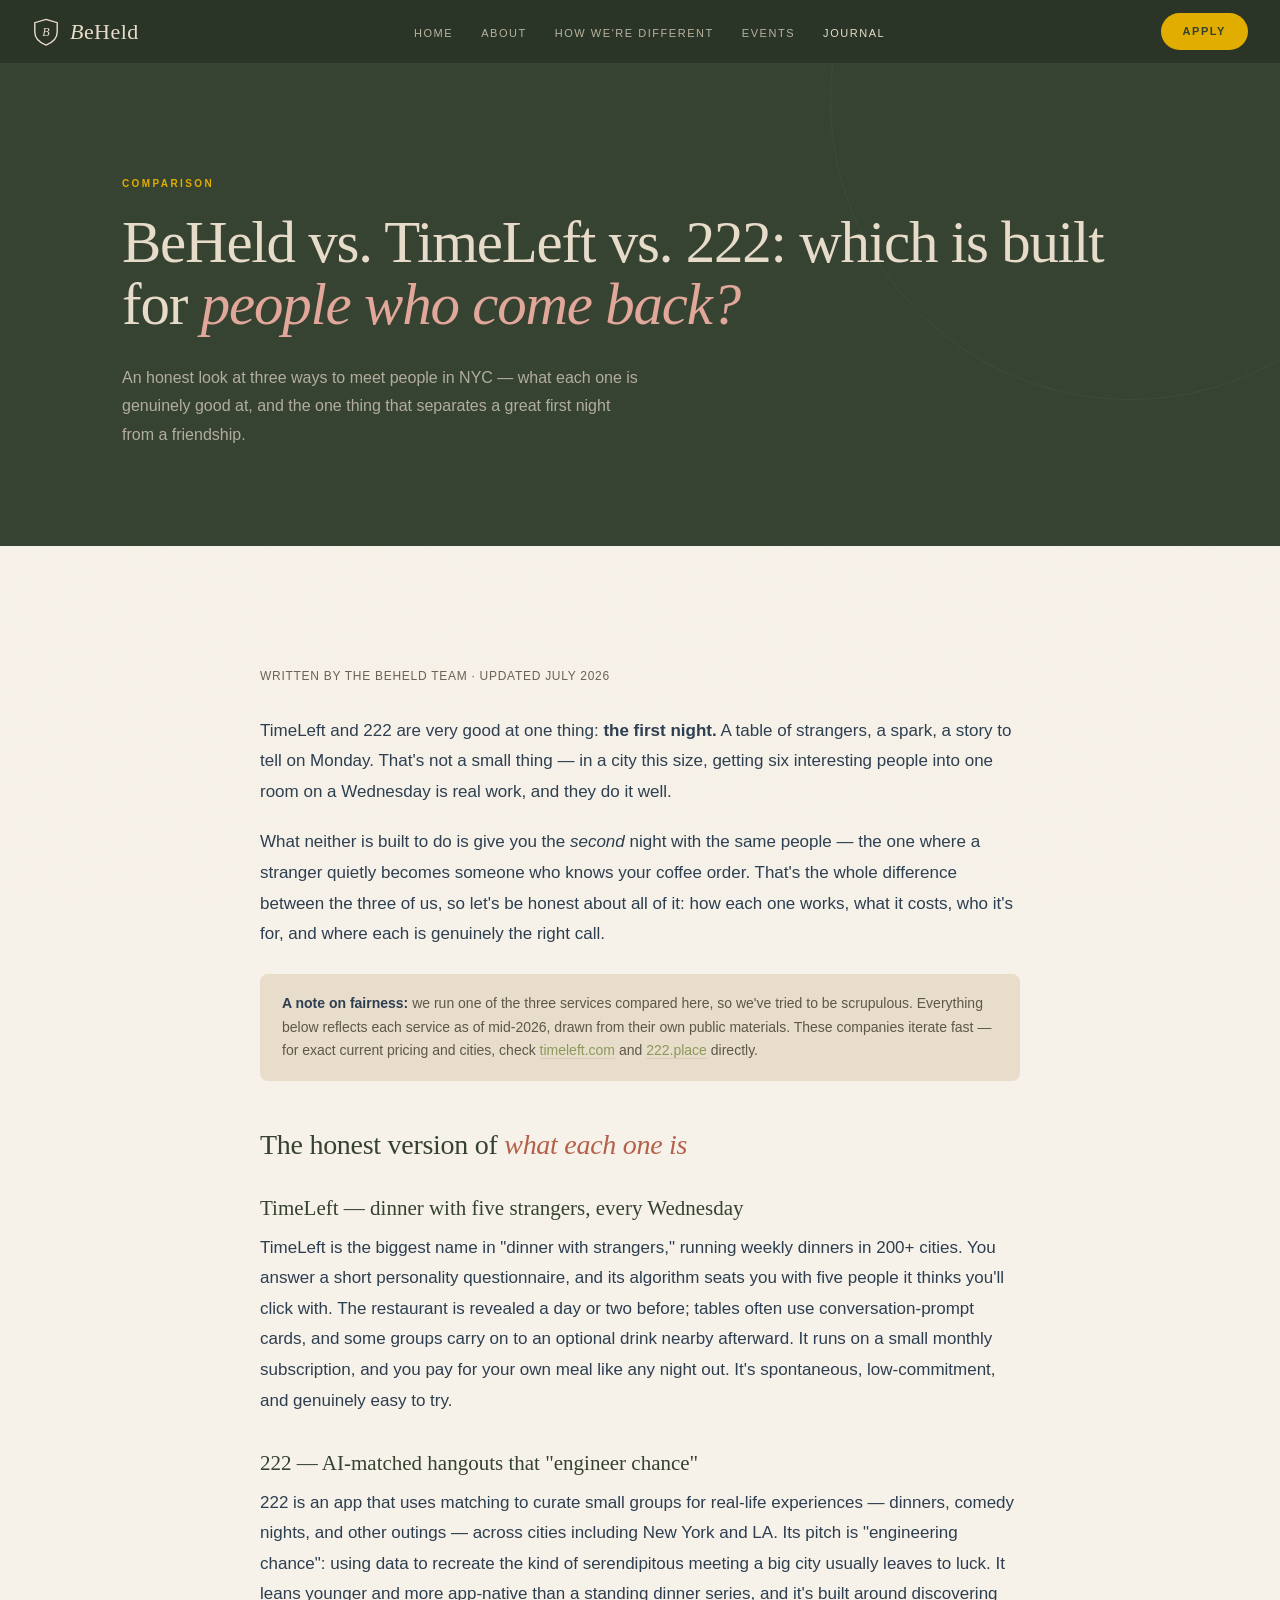
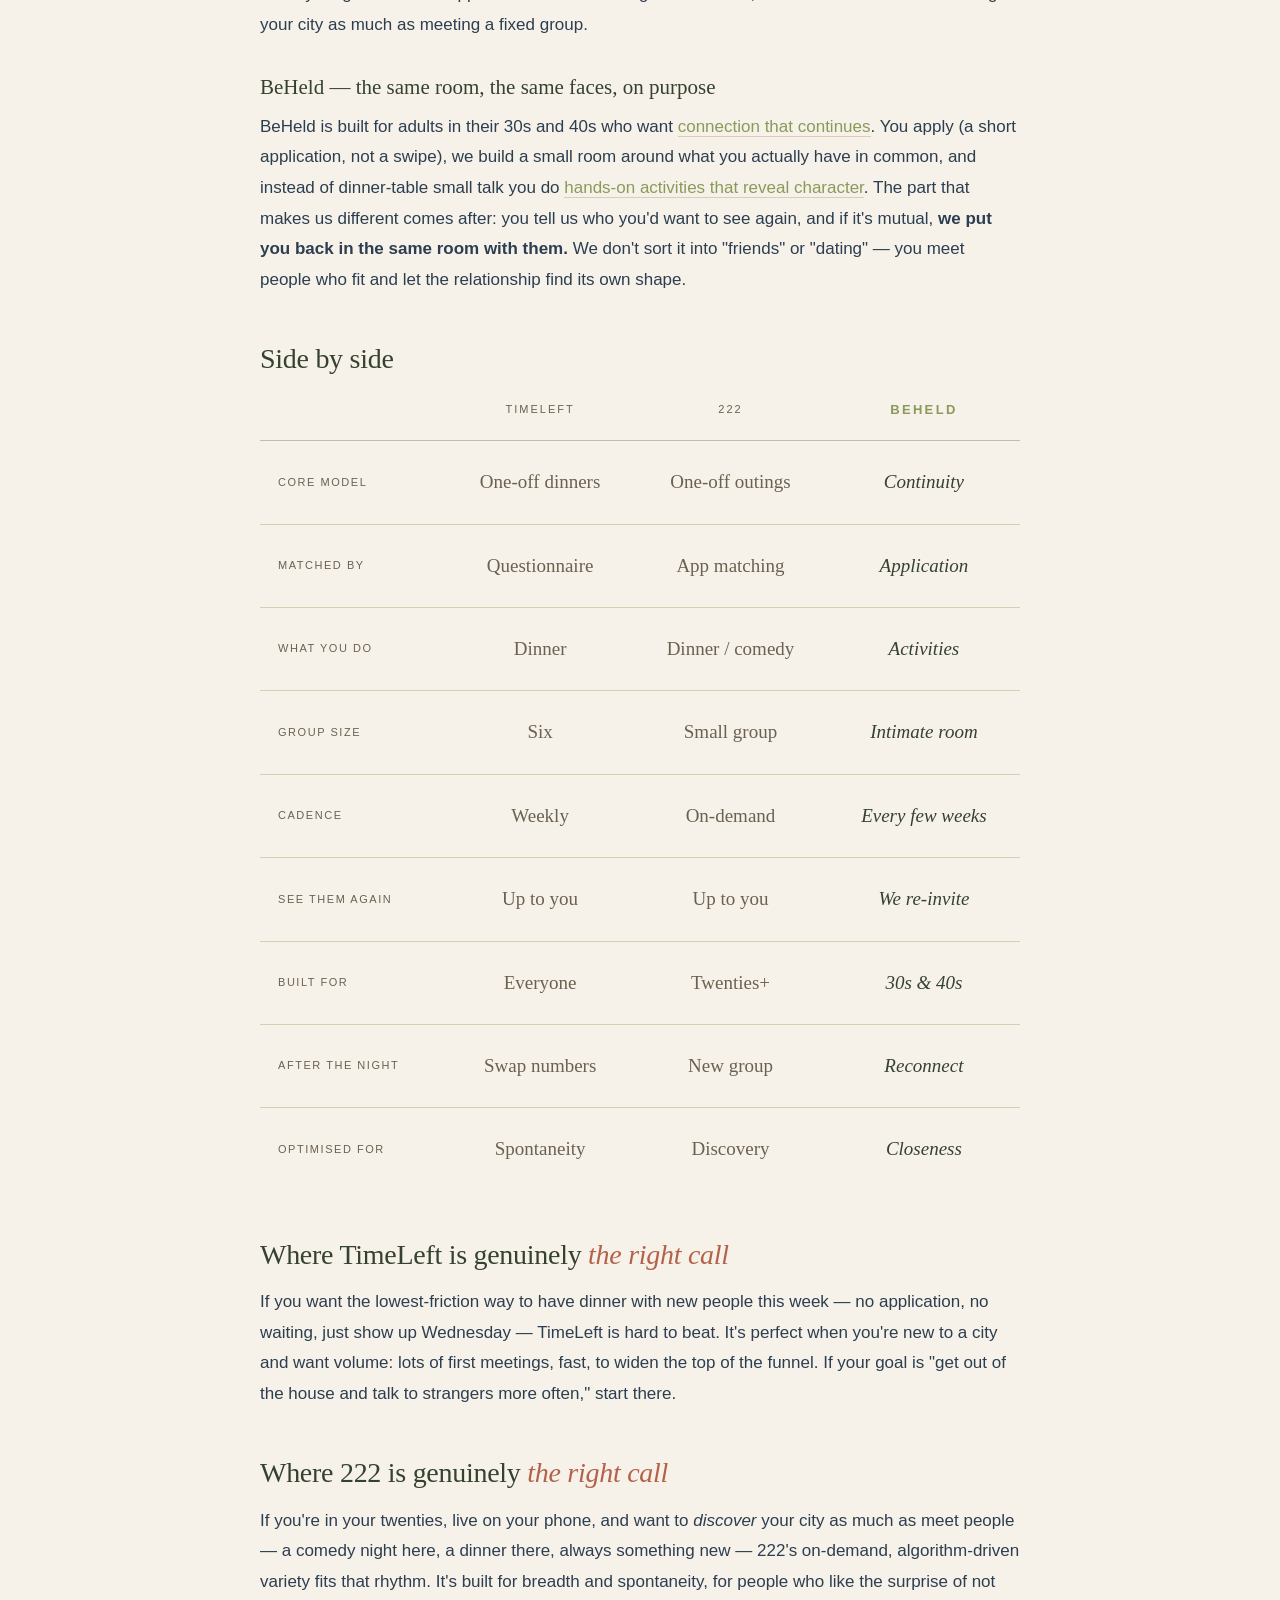
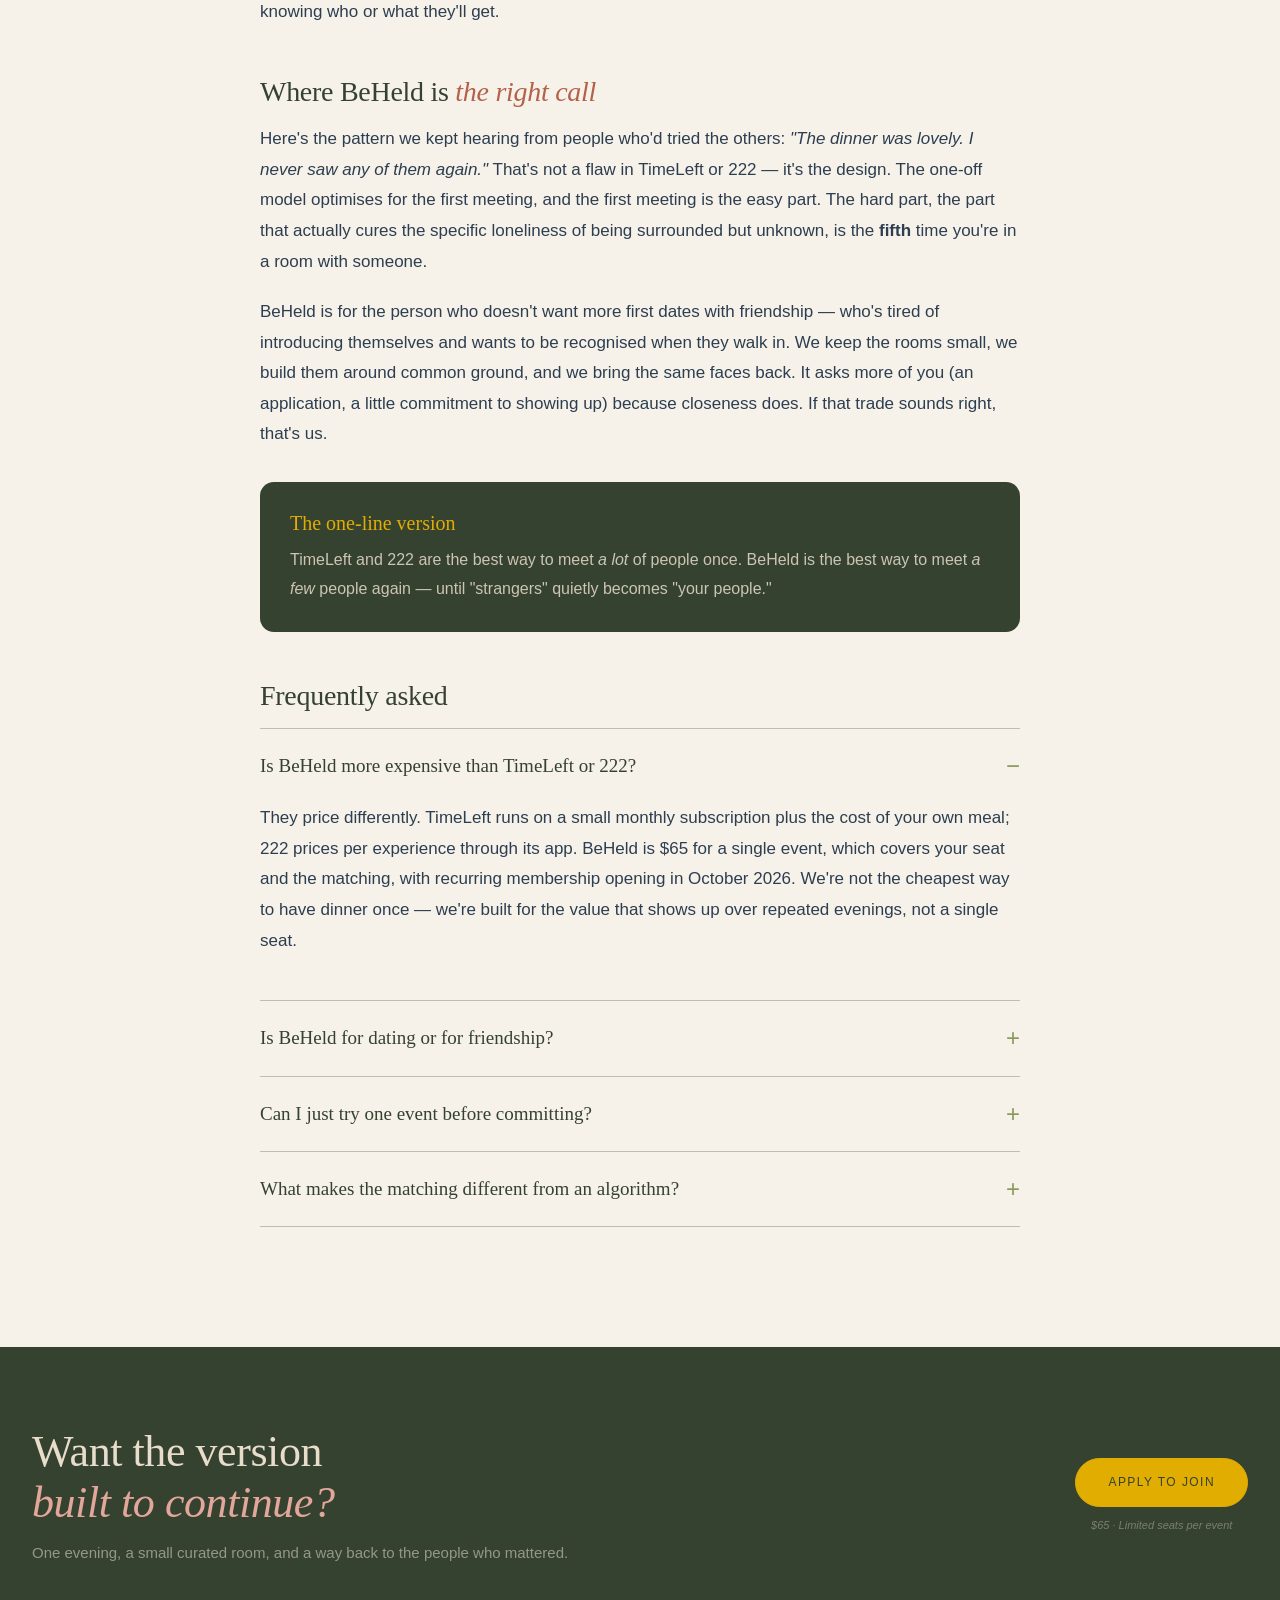
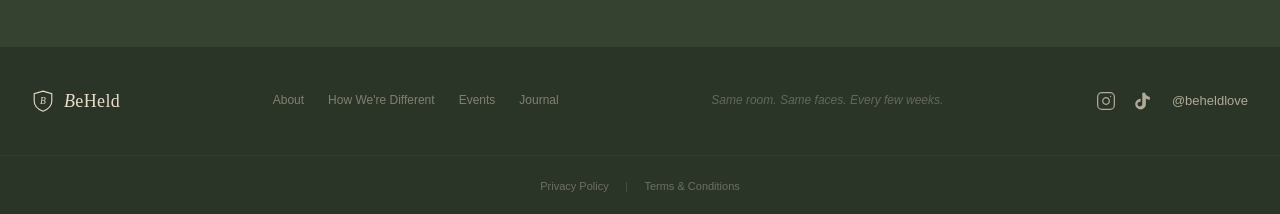
<file: journal/beheld-vs-timeleft-vs-222.html>
<!DOCTYPE html>
<html lang="en">
<head>
  <!-- Google Analytics 4 — replace G-XXXXXXXXXX with the real measurement ID -->
  <script async src="https://www.googletagmanager.com/gtag/js?id=G-XXXXXXXXXX"></script>
  <script>
    window.dataLayer = window.dataLayer || [];
    function gtag(){dataLayer.push(arguments);}
    gtag('js', new Date());
    try {
      var bhv = localStorage.getItem('bh_hero_variant');
      if (bhv) gtag('set', 'user_properties', { hero_variant: bhv });
    } catch (e) {}
    gtag('config', 'G-XXXXXXXXXX', { allow_google_signals: false });
  </script>

  <meta charset="UTF-8"/>
  <meta name="viewport" content="width=device-width, initial-scale=1.0"/>
  <title>BeHeld vs. TimeLeft vs. 222: An Honest Comparison (2026) | BeHeld</title>
  <meta name="description" content="An honest, fair comparison of BeHeld, TimeLeft, and 222 for meeting people in NYC — how each works, what they cost, who they're for, and which is built for people who come back."/>
  <link rel="canonical" href="https://beheld.love/journal/beheld-vs-timeleft-vs-222.html"/>
  <meta name="robots" content="index, follow"/>
  <meta property="og:type" content="article"/>
  <meta property="og:title" content="BeHeld vs. TimeLeft vs. 222: An Honest Comparison (2026)"/>
  <meta property="og:description" content="How each works, what they cost, who they're for — and the one thing only continuity gives you."/>
  <meta property="og:url" content="https://beheld.love/journal/beheld-vs-timeleft-vs-222.html"/>
  <meta property="og:image" content="https://beheld.love/assets/og-image.jpg"/>
  <meta name="twitter:card" content="summary_large_image"/>
  <link rel="icon" type="image/svg+xml" href="../assets/crest.svg"/>
  <!-- Klaviyo onsite tracking + embedded forms -->
  <script async type='text/javascript' src='https://static.klaviyo.com/onsite/js/TFTB5A/klaviyo.js?company_id=TFTB5A'></script>
  <script type="text/javascript">
  !function(){if(!window.klaviyo){window._klOnsite=window._klOnsite||[];try{window.klaviyo=new Proxy({},{get:function(n,i){return"push"===i?function(){var n;(n=window._klOnsite).push.apply(n,arguments)}:function(){for(var n=arguments.length,o=new Array(n),w=0;w<n;w++)o[w]=arguments[w];var t="function"==typeof o[o.length-1]?o.pop():void 0,e=new Promise((function(n){window._klOnsite.push([i].concat(o,[function(i){t&&t(i),n(i)}]))}));return e}}})}catch(n){window.klaviyo=window.klaviyo||[],window.klaviyo.push=function(){var n;(n=window._klOnsite).push.apply(n,arguments)}}}}();
  </script>
  <link rel="stylesheet" href="../css/tokens.css"/>
  <link rel="stylesheet" href="../css/base.css"/>
  <link rel="stylesheet" href="../css/styles.css"/>

  <style>
    .article { max-width: var(--narrow-max); margin: 0 auto; }
    .article .kicker { font-size: 12px; letter-spacing: 0.06em; color: var(--muted); text-transform: uppercase; margin-bottom: 28px; }
    .article p { font-size: 17px; line-height: 1.8; color: var(--ink); margin: 0 0 20px; }
    .article h2 { text-align: left; font-size: 28px; margin: 48px 0 16px; }
    .article h2 em { font-style: italic; color: var(--clay); }
    .article h3 { font-family: var(--font-serif); font-size: 21px; font-weight: 400; color: var(--ivy); margin: 34px 0 10px; }
    .article a.inline { color: var(--sage); border-bottom: 1px solid var(--line); text-decoration: none; }
    .article a.inline:hover { color: var(--ivy); }
    .article strong { color: var(--ink); }
    .honesty { background: var(--sand); border-radius: var(--radius-md); padding: 18px 22px; font-size: 14px; line-height: 1.7; color: var(--ink-soft); margin: 24px 0 8px; }
    .verdict-card { background: var(--ivy); color: var(--sand); border-radius: var(--radius-lg); padding: 28px 30px; margin: 32px 0; }
    .verdict-card h3 { color: var(--mustard); margin: 0 0 10px; font-family: var(--font-serif); font-weight: 400; font-size: 20px; }
    .verdict-card p { color: rgba(232,220,202,0.85); font-size: 16px; margin: 0; }
    .table-scroll { overflow-x: auto; margin: 24px 0; }
  </style>
</head>
<body>

<nav class="nav">
  <a href="../index.html" class="logo">
    <svg class="crest" viewBox="0 0 120 120" aria-hidden="true"><path d="M60 6 L108 20 V60 C108 88 86 106 60 116 C34 106 12 88 12 60 V20 Z" fill="none" stroke="currentColor" stroke-width="6"/><text x="60" y="76" text-anchor="middle" font-family="Georgia,serif" font-size="52" fill="currentColor" font-style="italic">B</text></svg>
    <span><em>B</em>eHeld</span>
  </a>
  <ul class="nav-links">
    <li><a href="../index.html">Home</a></li>
    <li><a href="../about.html">About</a></li>
    <li><a href="../different.html">How We're Different</a></li>
    <li><a href="../events.html">Events</a></li>
    <li><a href="index.html" class="active">Journal</a></li>
  </ul>
  <a href="../index.html#join" class="nav-cta" data-track="tally" data-loc="nav">Apply</a>
  <button class="nav-hamburger" id="hamburger" aria-label="Menu"><span></span><span></span><span></span></button>
</nav>
<div class="nav-mobile" id="mobile-nav">
  <a href="../index.html">Home</a>
  <a href="../about.html">About</a>
  <a href="../different.html">How We're Different</a>
  <a href="../events.html">Events</a>
  <a href="index.html">Journal</a>
  <a href="../index.html#join" style="color:var(--mustard)">Apply →</a>
</div>

<div class="page-hero">
  <div class="page-hero-inner">
    <span class="eyebrow">Comparison</span>
    <h1>BeHeld vs. TimeLeft vs. 222: which is built for <em>people who come back?</em></h1>
    <p>An honest look at three ways to meet people in NYC — what each one is genuinely good at, and the one thing that separates a great first night from a friendship.</p>
  </div>
</div>

<section class="section">
  <div class="article">
    <p class="kicker">Written by the BeHeld team · Updated July 2026</p>

    <p>TimeLeft and 222 are very good at one thing: <strong>the first night.</strong> A table of strangers, a spark, a story to tell on Monday. That's not a small thing — in a city this size, getting six interesting people into one room on a Wednesday is real work, and they do it well.</p>

    <p>What neither is built to do is give you the <em>second</em> night with the same people — the one where a stranger quietly becomes someone who knows your coffee order. That's the whole difference between the three of us, so let's be honest about all of it: how each one works, what it costs, who it's for, and where each is genuinely the right call.</p>

    <div class="honesty">
      <strong>A note on fairness:</strong> we run one of the three services compared here, so we've tried to be scrupulous. Everything below reflects each service as of mid-2026, drawn from their own public materials. These companies iterate fast — for exact current pricing and cities, check <a class="inline" href="https://timeleft.com" target="_blank" rel="noopener">timeleft.com</a> and <a class="inline" href="https://222.place" target="_blank" rel="noopener">222.place</a> directly.
    </div>

    <h2>The honest version of <em>what each one is</em></h2>

    <h3>TimeLeft — dinner with five strangers, every Wednesday</h3>
    <p>TimeLeft is the biggest name in "dinner with strangers," running weekly dinners in 200+ cities. You answer a short personality questionnaire, and its algorithm seats you with five people it thinks you'll click with. The restaurant is revealed a day or two before; tables often use conversation-prompt cards, and some groups carry on to an optional drink nearby afterward. It runs on a small monthly subscription, and you pay for your own meal like any night out. It's spontaneous, low-commitment, and genuinely easy to try.</p>

    <h3>222 — AI-matched hangouts that "engineer chance"</h3>
    <p>222 is an app that uses matching to curate small groups for real-life experiences — dinners, comedy nights, and other outings — across cities including New York and LA. Its pitch is "engineering chance": using data to recreate the kind of serendipitous meeting a big city usually leaves to luck. It leans younger and more app-native than a standing dinner series, and it's built around discovering your city as much as meeting a fixed group.</p>

    <h3>BeHeld — the same room, the same faces, on purpose</h3>
    <p>BeHeld is built for adults in their 30s and 40s who want <a class="inline" href="../different.html">connection that continues</a>. You apply (a short application, not a swipe), we build a small room around what you actually have in common, and instead of dinner-table small talk you do <a class="inline" href="../index.html#night">hands-on activities that reveal character</a>. The part that makes us different comes after: you tell us who you'd want to see again, and if it's mutual, <strong>we put you back in the same room with them.</strong> We don't sort it into "friends" or "dating" — you meet people who fit and let the relationship find its own shape.</p>

    <h2>Side by side</h2>
    <div class="table-scroll">
      <table class="compare-table">
        <thead>
          <tr><th></th><th>TimeLeft</th><th>222</th><th class="col-us">BeHeld</th></tr>
        </thead>
        <tbody>
          <tr><td>Core model</td><td>One-off dinners</td><td>One-off outings</td><td class="col-us">Continuity</td></tr>
          <tr><td>Matched by</td><td>Questionnaire</td><td>App matching</td><td class="col-us">Application</td></tr>
          <tr><td>What you do</td><td>Dinner</td><td>Dinner / comedy</td><td class="col-us">Activities</td></tr>
          <tr><td>Group size</td><td>Six</td><td>Small group</td><td class="col-us">Intimate room</td></tr>
          <tr><td>Cadence</td><td>Weekly</td><td>On-demand</td><td class="col-us">Every few weeks</td></tr>
          <tr><td>See them again</td><td>Up to you</td><td>Up to you</td><td class="col-us">We re-invite</td></tr>
          <tr><td>Built for</td><td>Everyone</td><td>Twenties+</td><td class="col-us">30s &amp; 40s</td></tr>
          <tr><td>After the night</td><td>Swap numbers</td><td>New group</td><td class="col-us">Reconnect</td></tr>
          <tr><td>Optimised for</td><td>Spontaneity</td><td>Discovery</td><td class="col-us">Closeness</td></tr>
        </tbody>
      </table>
    </div>

    <h2>Where TimeLeft is genuinely <em>the right call</em></h2>
    <p>If you want the lowest-friction way to have dinner with new people this week — no application, no waiting, just show up Wednesday — TimeLeft is hard to beat. It's perfect when you're new to a city and want volume: lots of first meetings, fast, to widen the top of the funnel. If your goal is "get out of the house and talk to strangers more often," start there.</p>

    <h2>Where 222 is genuinely <em>the right call</em></h2>
    <p>If you're in your twenties, live on your phone, and want to <em>discover</em> your city as much as meet people — a comedy night here, a dinner there, always something new — 222's on-demand, algorithm-driven variety fits that rhythm. It's built for breadth and spontaneity, for people who like the surprise of not knowing who or what they'll get.</p>

    <h2>Where BeHeld is <em>the right call</em></h2>
    <p>Here's the pattern we kept hearing from people who'd tried the others: <em>"The dinner was lovely. I never saw any of them again."</em> That's not a flaw in TimeLeft or 222 — it's the design. The one-off model optimises for the first meeting, and the first meeting is the easy part. The hard part, the part that actually cures the specific loneliness of being surrounded but unknown, is the <strong>fifth</strong> time you're in a room with someone.</p>

    <p>BeHeld is for the person who doesn't want more first dates with friendship — who's tired of introducing themselves and wants to be recognised when they walk in. We keep the rooms small, we build them around common ground, and we bring the same faces back. It asks more of you (an application, a little commitment to showing up) because closeness does. If that trade sounds right, that's us.</p>

    <div class="verdict-card">
      <h3>The one-line version</h3>
      <p>TimeLeft and 222 are the best way to meet <em>a lot</em> of people once. BeHeld is the best way to meet <em>a few</em> people again — until "strangers" quietly becomes "your people."</p>
    </div>

    <h2>Frequently asked</h2>
    <div class="faq-list">
      <details open>
        <summary>Is BeHeld more expensive than TimeLeft or 222?</summary>
        <div class="faq-answer"><p>They price differently. TimeLeft runs on a small monthly subscription plus the cost of your own meal; 222 prices per experience through its app. BeHeld is $65 for a single event, which covers your seat and the matching, with recurring membership opening in October 2026. We're not the cheapest way to have dinner once — we're built for the value that shows up over repeated evenings, not a single seat.</p></div>
      </details>
      <details>
        <summary>Is BeHeld for dating or for friendship?</summary>
        <div class="faq-answer"><p>Neither, exactly — and that's on purpose. Some people find friends, some find a partner, some find community. We build rooms around genuine compatibility and let the relationship become whatever it's meant to be, rather than forcing it into a category on night one.</p></div>
      </details>
      <details>
        <summary>Can I just try one event before committing?</summary>
        <div class="faq-answer"><p>Yes. The best way to know if BeHeld is for you is to be in the room once — single events are $65, no membership required. <a href="../events.html" style="color:var(--sage);border-bottom:1px solid var(--line);">See what's coming up</a>.</p></div>
      </details>
      <details>
        <summary>What makes the matching different from an algorithm?</summary>
        <div class="faq-answer"><p>We read every application ourselves — no bots, no swipe. Then we go looking for a room where you'd actually fit, and after the event you tell us who you'd like to see again so future rooms get sharper. It's less "here are five matches" and more "here are people we think you'll want to keep knowing."</p></div>
      </details>
    </div>

  </div>
</section>

<div class="cta-band reveal">
  <div>
    <h2>Want the version <br/><em>built to continue?</em></h2>
    <p>One evening, a small curated room, and a way back to the people who mattered.</p>
  </div>
  <div class="cta-band-right">
    <a href="../index.html#join" class="btn btn-primary" data-track="tally" data-loc="comparison_cta">Apply to join</a>
    <div class="cta-note">$65 · Limited seats per event</div>
  </div>
</div>

<footer class="footer">
  <a href="../index.html" class="logo">
    <svg class="crest" viewBox="0 0 120 120" aria-hidden="true" style="width:22px;height:22px;"><path d="M60 6 L108 20 V60 C108 88 86 106 60 116 C34 106 12 88 12 60 V20 Z" fill="none" stroke="currentColor" stroke-width="6"/><text x="60" y="76" text-anchor="middle" font-family="Georgia,serif" font-size="52" fill="currentColor" font-style="italic">B</text></svg>
    <span><em>B</em>eHeld</span>
  </a>
  <div class="footer-links">
    <a href="../about.html">About</a>
    <a href="../different.html">How We're Different</a>
    <a href="../events.html">Events</a>
    <a href="index.html">Journal</a>
  </div>
  <span class="footer-note">Same room. Same faces. Every few weeks.</span>
  <div class="footer-social">
    <a href="https://www.instagram.com/beheldlove" target="_blank" rel="noopener" aria-label="Instagram">
      <svg width="20" height="20" viewBox="0 0 24 24" fill="none" stroke="currentColor" stroke-width="1.5" stroke-linecap="round" stroke-linejoin="round" aria-hidden="true"><rect x="2" y="2" width="20" height="20" rx="5" ry="5"/><path d="M16 11.37A4 4 0 1 1 12.63 8 4 4 0 0 1 16 11.37z"/><line x1="17.5" y1="6.5" x2="17.51" y2="6.5"/></svg>
    </a>
    <a href="https://www.tiktok.com/@beheldlove" target="_blank" rel="noopener" aria-label="TikTok">
      <svg width="20" height="20" viewBox="0 0 24 24" fill="currentColor" aria-hidden="true"><path d="M19.59 6.69a4.83 4.83 0 0 1-3.77-4.25V2h-3.45v13.67a2.89 2.89 0 0 1-5.2 1.74 2.89 2.89 0 0 1 2.31-4.64 2.93 2.93 0 0 1 .88.13V9.4a6.84 6.84 0 0 0-1-.05A6.33 6.33 0 0 0 5.8 20.1a6.34 6.34 0 0 0 10.86-4.43V8.94a8.16 8.16 0 0 0 4.77 1.52V7a4.85 4.85 0 0 1-1.84-.31z"/></svg>
    </a>
    <span class="footer-handle">@beheldlove</span>
  </div>
</footer>
<div class="footer-legal">
  <a href="../privacy.html">Privacy Policy</a>
  <span class="footer-legal-sep">|</span>
  <a href="../terms.html">Terms &amp; Conditions</a>
</div>

<!-- STRUCTURED DATA -->
<script type="application/ld+json">
{
  "@context": "https://schema.org",
  "@type": "Article",
  "headline": "BeHeld vs. TimeLeft vs. 222: An Honest Comparison (2026)",
  "description": "How BeHeld, TimeLeft, and 222 compare for meeting people in NYC — how each works, what they cost, who they're for, and which is built for people who come back.",
  "author": { "@type": "Organization", "name": "BeHeld" },
  "publisher": { "@type": "Organization", "name": "BeHeld", "url": "https://beheld.love/" },
  "mainEntityOfPage": "https://beheld.love/journal/beheld-vs-timeleft-vs-222.html"
}
</script>
<script type="application/ld+json">
{
  "@context": "https://schema.org",
  "@type": "FAQPage",
  "mainEntity": [
    { "@type": "Question", "name": "Is BeHeld more expensive than TimeLeft or 222?", "acceptedAnswer": { "@type": "Answer", "text": "They price differently. TimeLeft runs on a small monthly subscription plus the cost of your own meal; 222 prices per experience through its app. BeHeld is $65 for a single event, which covers your seat and the matching, with recurring membership opening in October 2026." } },
    { "@type": "Question", "name": "Is BeHeld for dating or for friendship?", "acceptedAnswer": { "@type": "Answer", "text": "Neither, exactly. Some people find friends, some find a partner, some find community. BeHeld builds rooms around genuine compatibility and lets the relationship become whatever it's meant to be, rather than forcing it into a category on the first night." } },
    { "@type": "Question", "name": "Can I try one BeHeld event before committing?", "acceptedAnswer": { "@type": "Answer", "text": "Yes. Single events are $65 with no membership required — the best way to know if BeHeld is for you is to be in the room once." } },
    { "@type": "Question", "name": "What makes BeHeld's matching different from an algorithm?", "acceptedAnswer": { "@type": "Answer", "text": "BeHeld reads every application by hand — no bots, no swipe — then curates a room where you'd fit. After each event you say who you'd like to see again so future rooms get sharper." } }
  ]
}
</script>
<script type="application/ld+json">
{
  "@context": "https://schema.org",
  "@type": "BreadcrumbList",
  "itemListElement": [
    { "@type": "ListItem", "position": 1, "name": "Home", "item": "https://beheld.love/" },
    { "@type": "ListItem", "position": 2, "name": "Journal", "item": "https://beheld.love/journal/" },
    { "@type": "ListItem", "position": 3, "name": "BeHeld vs. TimeLeft vs. 222", "item": "https://beheld.love/journal/beheld-vs-timeleft-vs-222.html" }
  ]
}
</script>

<script src="../js/main.js"></script>
<script src="../js/ab-test.js"></script>
</body>
</html>
</file>
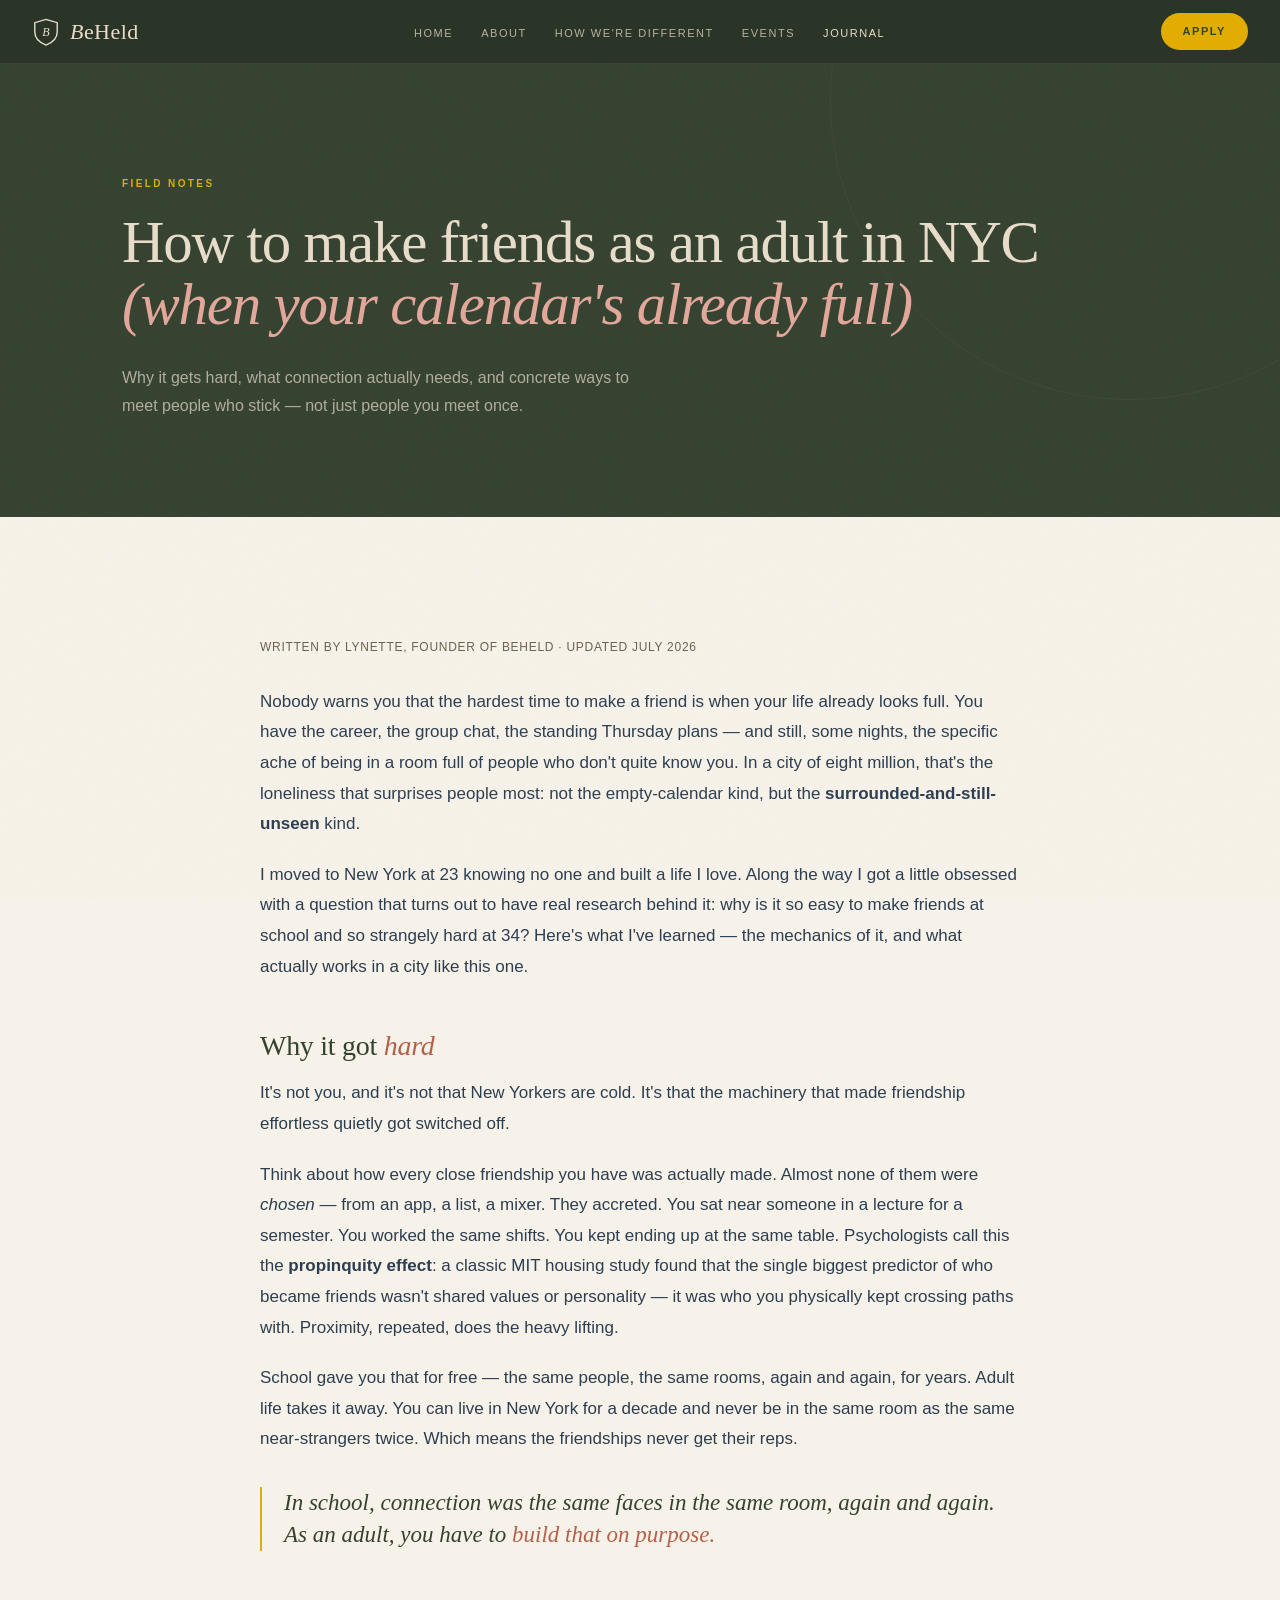
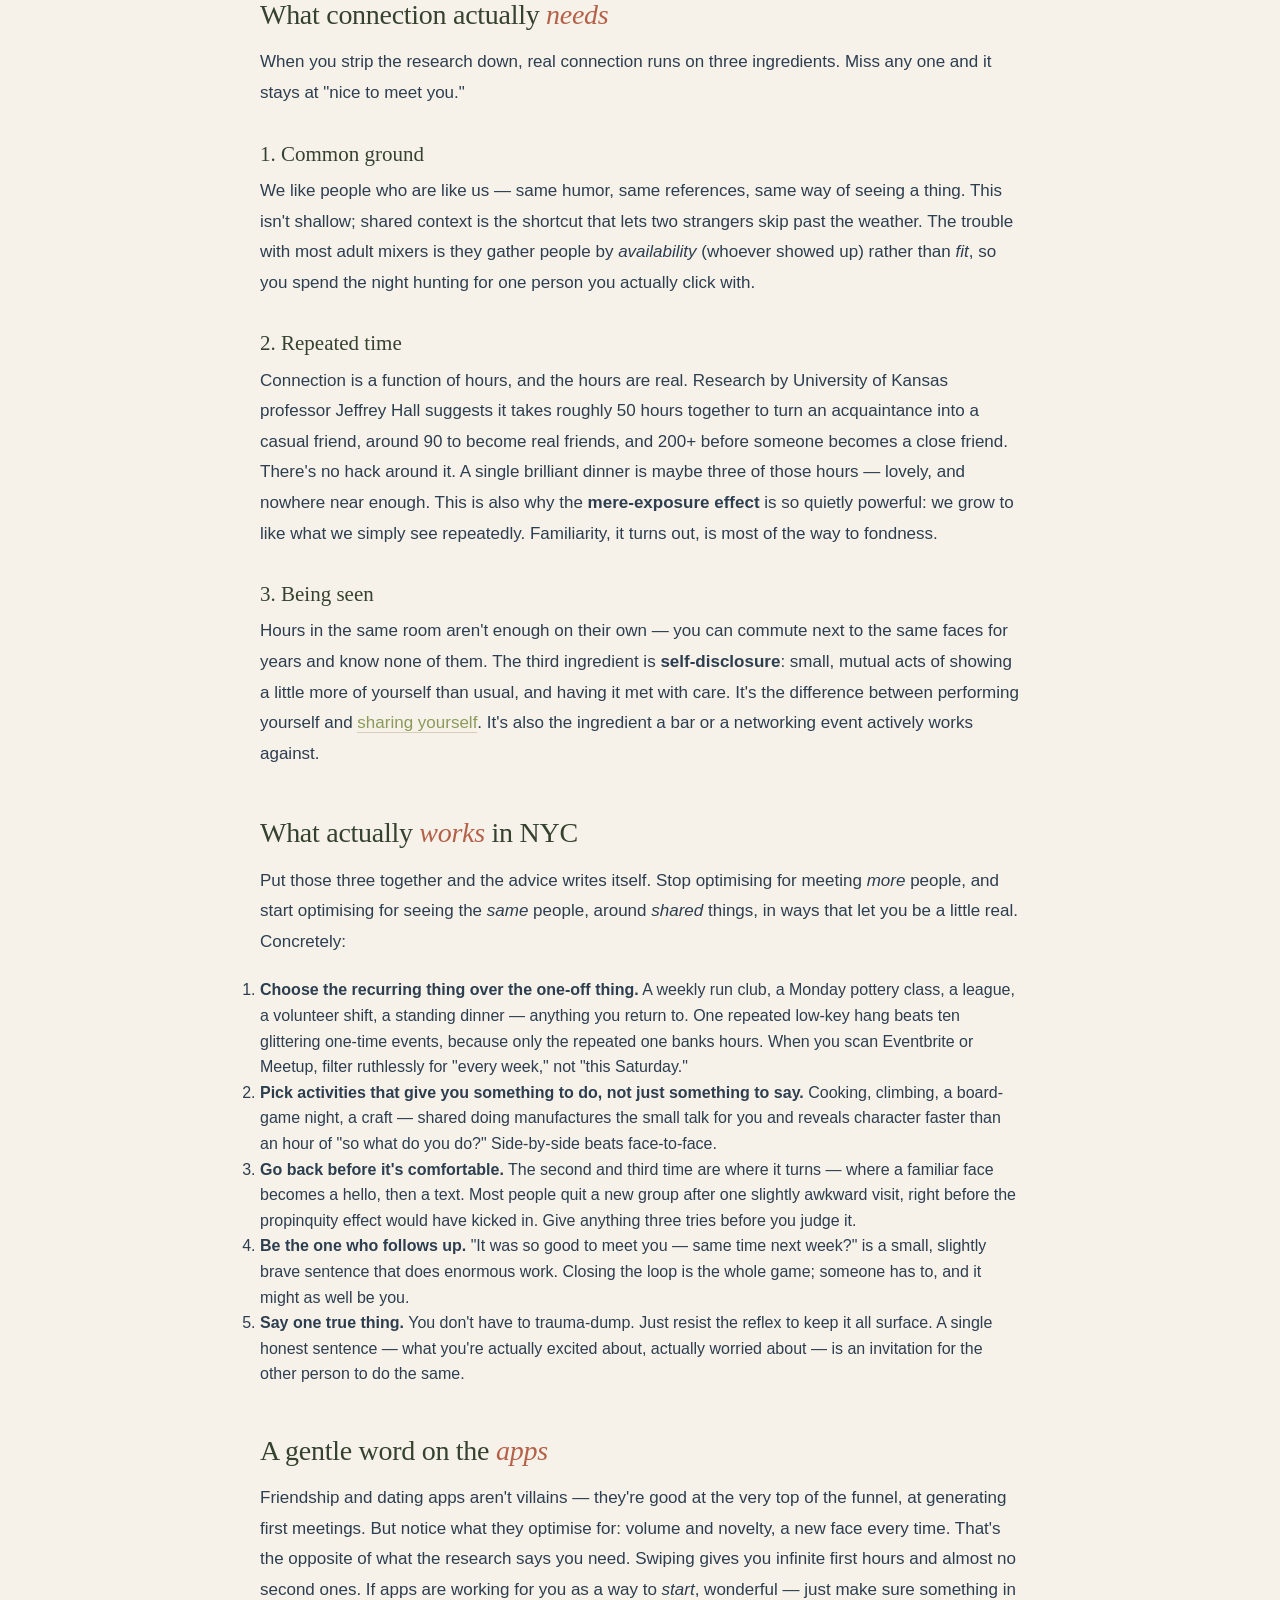
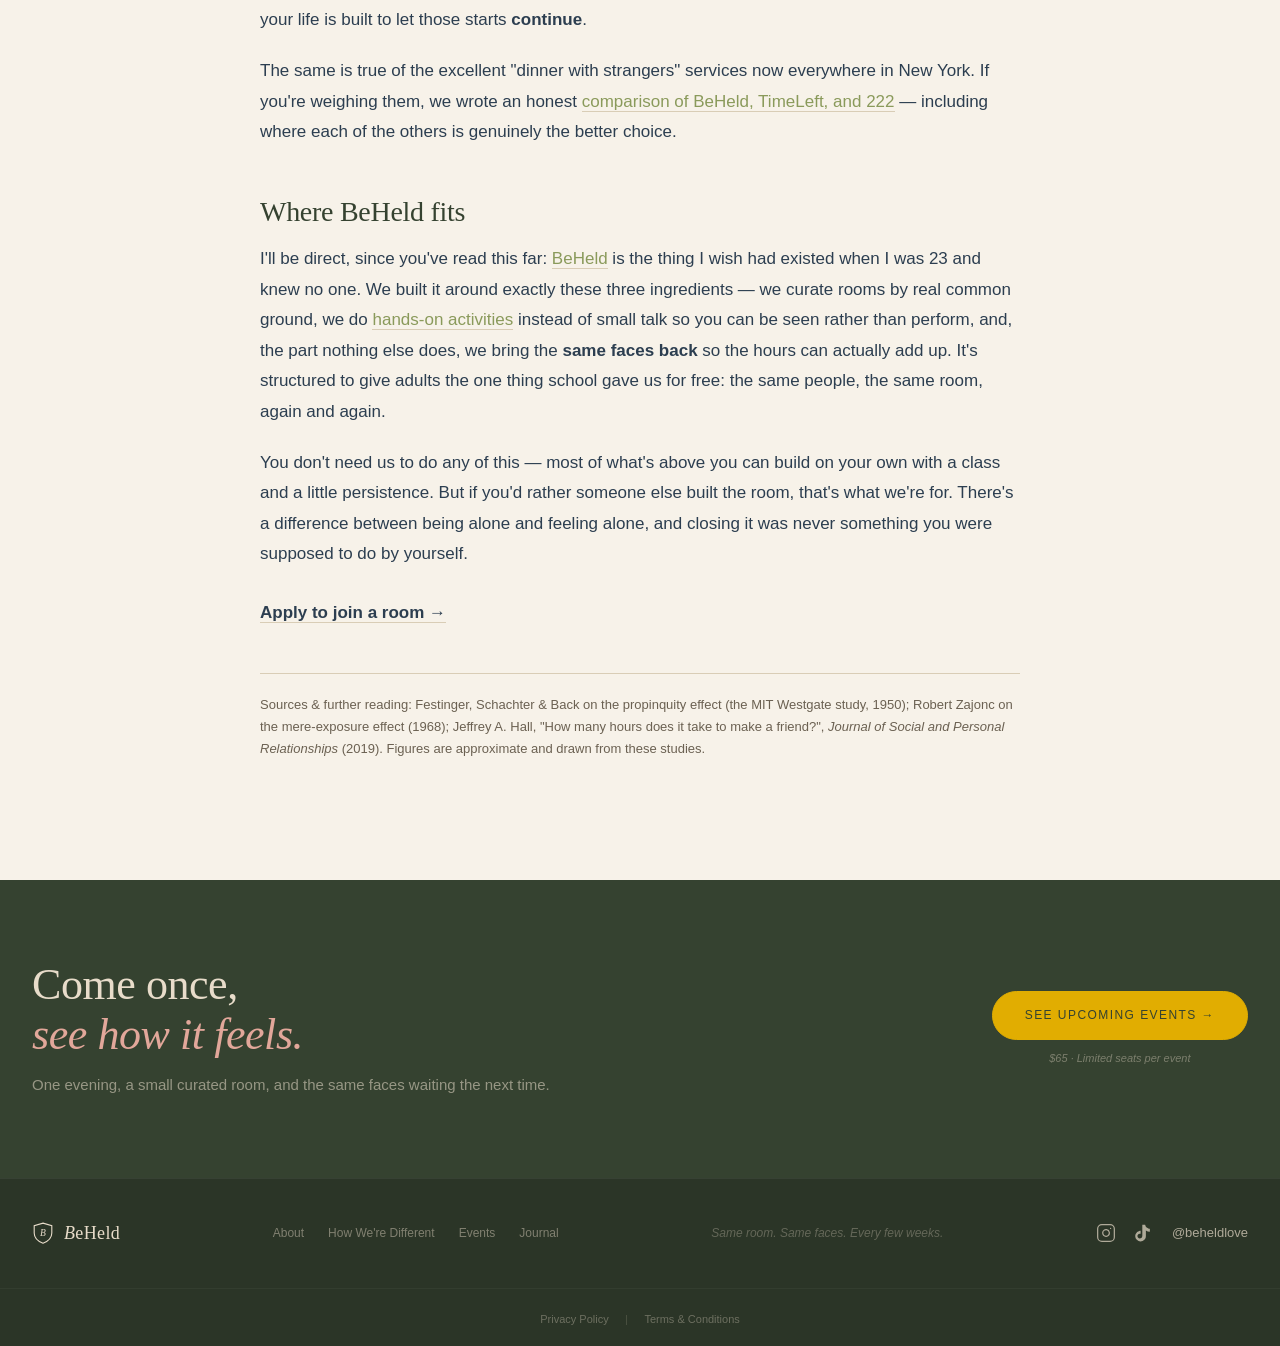
<file: journal/how-to-make-friends-adult-nyc.html>
<!DOCTYPE html>
<html lang="en">
<head>
  <!-- Google Analytics 4 — replace G-XXXXXXXXXX with the real measurement ID -->
  <script async src="https://www.googletagmanager.com/gtag/js?id=G-XXXXXXXXXX"></script>
  <script>
    window.dataLayer = window.dataLayer || [];
    function gtag(){dataLayer.push(arguments);}
    gtag('js', new Date());
    try {
      var bhv = localStorage.getItem('bh_hero_variant');
      if (bhv) gtag('set', 'user_properties', { hero_variant: bhv });
    } catch (e) {}
    gtag('config', 'G-XXXXXXXXXX', { allow_google_signals: false });
  </script>

  <meta charset="UTF-8"/>
  <meta name="viewport" content="width=device-width, initial-scale=1.0"/>
  <title>How to Make Friends as an Adult in NYC (2026 Guide) | BeHeld</title>
  <meta name="description" content="A practical, science-backed guide to making real friends as an adult in NYC — why it gets hard, the three things connection actually needs, and concrete ways to meet people who stick."/>
  <link rel="canonical" href="https://beheld.love/journal/how-to-make-friends-adult-nyc.html"/>
  <meta name="robots" content="index, follow"/>
  <meta property="og:type" content="article"/>
  <meta property="og:title" content="How to Make Friends as an Adult in NYC (When Your Calendar's Already Full)"/>
  <meta property="og:description" content="Why adult friendship gets hard, the three things connection actually needs, and concrete ways to meet people who stick."/>
  <meta property="og:url" content="https://beheld.love/journal/how-to-make-friends-adult-nyc.html"/>
  <meta property="og:image" content="https://beheld.love/assets/og-image.jpg"/>
  <meta name="twitter:card" content="summary_large_image"/>
  <link rel="icon" type="image/svg+xml" href="../assets/crest.svg"/>
  <!-- Klaviyo onsite tracking + embedded forms -->
  <script async type='text/javascript' src='https://static.klaviyo.com/onsite/js/TFTB5A/klaviyo.js?company_id=TFTB5A'></script>
  <script type="text/javascript">
  !function(){if(!window.klaviyo){window._klOnsite=window._klOnsite||[];try{window.klaviyo=new Proxy({},{get:function(n,i){return"push"===i?function(){var n;(n=window._klOnsite).push.apply(n,arguments)}:function(){for(var n=arguments.length,o=new Array(n),w=0;w<n;w++)o[w]=arguments[w];var t="function"==typeof o[o.length-1]?o.pop():void 0,e=new Promise((function(n){window._klOnsite.push([i].concat(o,[function(i){t&&t(i),n(i)}]))}));return e}}})}catch(n){window.klaviyo=window.klaviyo||[],window.klaviyo.push=function(){var n;(n=window._klOnsite).push.apply(n,arguments)}}}}();
  </script>
  <link rel="stylesheet" href="../css/tokens.css"/>
  <link rel="stylesheet" href="../css/base.css"/>
  <link rel="stylesheet" href="../css/styles.css"/>

  <style>
    .article { max-width: var(--narrow-max); margin: 0 auto; }
    .article .kicker { font-size: 12px; letter-spacing: 0.06em; color: var(--muted); text-transform: uppercase; margin-bottom: 28px; }
    .article p { font-size: 17px; line-height: 1.8; color: var(--ink); margin: 0 0 20px; }
    .article h2 { text-align: left; font-size: 28px; margin: 48px 0 16px; }
    .article h2 em { font-style: italic; color: var(--clay); }
    .article h3 { font-family: var(--font-serif); font-size: 21px; font-weight: 400; color: var(--ivy); margin: 32px 0 8px; }
    .article a.inline { color: var(--sage); border-bottom: 1px solid var(--line); text-decoration: none; }
    .article a.inline:hover { color: var(--ivy); }
    .article strong { color: var(--ink); }
    .article ul.steps { padding-left: 0; list-style: none; margin: 8px 0 22px; }
    .article ul.steps li { position: relative; padding: 0 0 16px 34px; font-size: 17px; line-height: 1.75; color: var(--ink); }
    .article ul.steps li::before { content: counter(step); counter-increment: step; position: absolute; left: 0; top: 0; font-family: var(--font-serif); font-style: italic; font-size: 20px; color: var(--mustard); }
    .article ol.steps { counter-reset: step; }
    .pull { font-family: var(--font-serif); font-style: italic; font-size: 23px; line-height: 1.4; color: var(--ivy); border-left: 2px solid var(--mustard); padding-left: 22px; margin: 32px 0; }
    .pull span { color: var(--clay); }
    .sources { font-size: 13px; color: var(--muted); line-height: 1.7; border-top: 1px solid var(--line); margin-top: 44px; padding-top: 20px; }
    .sources a { color: var(--sage); }
  </style>
</head>
<body>

<nav class="nav">
  <a href="../index.html" class="logo">
    <svg class="crest" viewBox="0 0 120 120" aria-hidden="true"><path d="M60 6 L108 20 V60 C108 88 86 106 60 116 C34 106 12 88 12 60 V20 Z" fill="none" stroke="currentColor" stroke-width="6"/><text x="60" y="76" text-anchor="middle" font-family="Georgia,serif" font-size="52" fill="currentColor" font-style="italic">B</text></svg>
    <span><em>B</em>eHeld</span>
  </a>
  <ul class="nav-links">
    <li><a href="../index.html">Home</a></li>
    <li><a href="../about.html">About</a></li>
    <li><a href="../different.html">How We're Different</a></li>
    <li><a href="../events.html">Events</a></li>
    <li><a href="index.html" class="active">Journal</a></li>
  </ul>
  <a href="../index.html#join" class="nav-cta" data-track="tally" data-loc="nav">Apply</a>
  <button class="nav-hamburger" id="hamburger" aria-label="Menu"><span></span><span></span><span></span></button>
</nav>
<div class="nav-mobile" id="mobile-nav">
  <a href="../index.html">Home</a>
  <a href="../about.html">About</a>
  <a href="../different.html">How We're Different</a>
  <a href="../events.html">Events</a>
  <a href="index.html">Journal</a>
  <a href="../index.html#join" style="color:var(--mustard)">Apply →</a>
</div>

<div class="page-hero">
  <div class="page-hero-inner">
    <span class="eyebrow">Field notes</span>
    <h1>How to make friends as an adult in NYC <em>(when your calendar's already full)</em></h1>
    <p>Why it gets hard, what connection actually needs, and concrete ways to meet people who stick — not just people you meet once.</p>
  </div>
</div>

<section class="section">
  <div class="article">
    <p class="kicker">Written by Lynette, founder of BeHeld · Updated July 2026</p>

    <p>Nobody warns you that the hardest time to make a friend is when your life already looks full. You have the career, the group chat, the standing Thursday plans — and still, some nights, the specific ache of being in a room full of people who don't quite know you. In a city of eight million, that's the loneliness that surprises people most: not the empty-calendar kind, but the <strong>surrounded-and-still-unseen</strong> kind.</p>

    <p>I moved to New York at 23 knowing no one and built a life I love. Along the way I got a little obsessed with a question that turns out to have real research behind it: why is it so easy to make friends at school and so strangely hard at 34? Here's what I've learned — the mechanics of it, and what actually works in a city like this one.</p>

    <h2>Why it got <em>hard</em></h2>
    <p>It's not you, and it's not that New Yorkers are cold. It's that the machinery that made friendship effortless quietly got switched off.</p>

    <p>Think about how every close friendship you have was actually made. Almost none of them were <em>chosen</em> — from an app, a list, a mixer. They accreted. You sat near someone in a lecture for a semester. You worked the same shifts. You kept ending up at the same table. Psychologists call this the <strong>propinquity effect</strong>: a classic MIT housing study found that the single biggest predictor of who became friends wasn't shared values or personality — it was who you physically kept crossing paths with. Proximity, repeated, does the heavy lifting.</p>

    <p>School gave you that for free — the same people, the same rooms, again and again, for years. Adult life takes it away. You can live in New York for a decade and never be in the same room as the same near-strangers twice. Which means the friendships never get their reps.</p>

    <div class="pull">In school, connection was the same faces in the same room, again and again. As an adult, you have to <span>build that on purpose.</span></div>

    <h2>What connection actually <em>needs</em></h2>
    <p>When you strip the research down, real connection runs on three ingredients. Miss any one and it stays at "nice to meet you."</p>

    <h3>1. Common ground</h3>
    <p>We like people who are like us — same humor, same references, same way of seeing a thing. This isn't shallow; shared context is the shortcut that lets two strangers skip past the weather. The trouble with most adult mixers is they gather people by <em>availability</em> (whoever showed up) rather than <em>fit</em>, so you spend the night hunting for one person you actually click with.</p>

    <h3>2. Repeated time</h3>
    <p>Connection is a function of hours, and the hours are real. Research by University of Kansas professor Jeffrey Hall suggests it takes roughly 50 hours together to turn an acquaintance into a casual friend, around 90 to become real friends, and 200+ before someone becomes a close friend. There's no hack around it. A single brilliant dinner is maybe three of those hours — lovely, and nowhere near enough. This is also why the <strong>mere-exposure effect</strong> is so quietly powerful: we grow to like what we simply see repeatedly. Familiarity, it turns out, is most of the way to fondness.</p>

    <h3>3. Being seen</h3>
    <p>Hours in the same room aren't enough on their own — you can commute next to the same faces for years and know none of them. The third ingredient is <strong>self-disclosure</strong>: small, mutual acts of showing a little more of yourself than usual, and having it met with care. It's the difference between performing yourself and <a class="inline" href="../different.html">sharing yourself</a>. It's also the ingredient a bar or a networking event actively works against.</p>

    <h2>What actually <em>works</em> in NYC</h2>
    <p>Put those three together and the advice writes itself. Stop optimising for meeting <em>more</em> people, and start optimising for seeing the <em>same</em> people, around <em>shared</em> things, in ways that let you be a little real. Concretely:</p>

    <ol class="steps">
      <li><strong>Choose the recurring thing over the one-off thing.</strong> A weekly run club, a Monday pottery class, a league, a volunteer shift, a standing dinner — anything you return to. One repeated low-key hang beats ten glittering one-time events, because only the repeated one banks hours. When you scan Eventbrite or Meetup, filter ruthlessly for "every week," not "this Saturday."</li>
      <li><strong>Pick activities that give you something to do, not just something to say.</strong> Cooking, climbing, a board-game night, a craft — shared doing manufactures the small talk for you and reveals character faster than an hour of "so what do you do?" Side-by-side beats face-to-face.</li>
      <li><strong>Go back before it's comfortable.</strong> The second and third time are where it turns — where a familiar face becomes a hello, then a text. Most people quit a new group after one slightly awkward visit, right before the propinquity effect would have kicked in. Give anything three tries before you judge it.</li>
      <li><strong>Be the one who follows up.</strong> "It was so good to meet you — same time next week?" is a small, slightly brave sentence that does enormous work. Closing the loop is the whole game; someone has to, and it might as well be you.</li>
      <li><strong>Say one true thing.</strong> You don't have to trauma-dump. Just resist the reflex to keep it all surface. A single honest sentence — what you're actually excited about, actually worried about — is an invitation for the other person to do the same.</li>
    </ol>

    <h2>A gentle word on the <em>apps</em></h2>
    <p>Friendship and dating apps aren't villains — they're good at the very top of the funnel, at generating first meetings. But notice what they optimise for: volume and novelty, a new face every time. That's the opposite of what the research says you need. Swiping gives you infinite first hours and almost no second ones. If apps are working for you as a way to <em>start</em>, wonderful — just make sure something in your life is built to let those starts <strong>continue</strong>.</p>

    <p>The same is true of the excellent "dinner with strangers" services now everywhere in New York. If you're weighing them, we wrote an honest <a class="inline" href="beheld-vs-timeleft-vs-222.html">comparison of BeHeld, TimeLeft, and 222</a> — including where each of the others is genuinely the better choice.</p>

    <h2>Where BeHeld fits</h2>
    <p>I'll be direct, since you've read this far: <a class="inline" href="../index.html">BeHeld</a> is the thing I wish had existed when I was 23 and knew no one. We built it around exactly these three ingredients — we curate rooms by real common ground, we do <a class="inline" href="../events.html">hands-on activities</a> instead of small talk so you can be seen rather than perform, and, the part nothing else does, we bring the <strong>same faces back</strong> so the hours can actually add up. It's structured to give adults the one thing school gave us for free: the same people, the same room, again and again.</p>

    <p>You don't need us to do any of this — most of what's above you can build on your own with a class and a little persistence. But if you'd rather someone else built the room, that's what we're for. There's a difference between being alone and feeling alone, and closing it was never something you were supposed to do by yourself.</p>

    <p style="margin-top:28px;"><a class="inline" href="../index.html#join"><strong>Apply to join a room →</strong></a></p>

    <div class="sources">
      Sources &amp; further reading: Festinger, Schachter &amp; Back on the propinquity effect (the MIT Westgate study, 1950); Robert Zajonc on the mere-exposure effect (1968); Jeffrey A. Hall, "How many hours does it take to make a friend?", <em>Journal of Social and Personal Relationships</em> (2019). Figures are approximate and drawn from these studies.
    </div>

  </div>
</section>

<div class="cta-band reveal">
  <div>
    <h2>Come once,<br/><em>see how it feels.</em></h2>
    <p>One evening, a small curated room, and the same faces waiting the next time.</p>
  </div>
  <div class="cta-band-right">
    <a href="../events.html" class="btn btn-primary">See upcoming events →</a>
    <div class="cta-note">$65 · Limited seats per event</div>
  </div>
</div>

<footer class="footer">
  <a href="../index.html" class="logo">
    <svg class="crest" viewBox="0 0 120 120" aria-hidden="true" style="width:22px;height:22px;"><path d="M60 6 L108 20 V60 C108 88 86 106 60 116 C34 106 12 88 12 60 V20 Z" fill="none" stroke="currentColor" stroke-width="6"/><text x="60" y="76" text-anchor="middle" font-family="Georgia,serif" font-size="52" fill="currentColor" font-style="italic">B</text></svg>
    <span><em>B</em>eHeld</span>
  </a>
  <div class="footer-links">
    <a href="../about.html">About</a>
    <a href="../different.html">How We're Different</a>
    <a href="../events.html">Events</a>
    <a href="index.html">Journal</a>
  </div>
  <span class="footer-note">Same room. Same faces. Every few weeks.</span>
  <div class="footer-social">
    <a href="https://www.instagram.com/beheldlove" target="_blank" rel="noopener" aria-label="Instagram">
      <svg width="20" height="20" viewBox="0 0 24 24" fill="none" stroke="currentColor" stroke-width="1.5" stroke-linecap="round" stroke-linejoin="round" aria-hidden="true"><rect x="2" y="2" width="20" height="20" rx="5" ry="5"/><path d="M16 11.37A4 4 0 1 1 12.63 8 4 4 0 0 1 16 11.37z"/><line x1="17.5" y1="6.5" x2="17.51" y2="6.5"/></svg>
    </a>
    <a href="https://www.tiktok.com/@beheldlove" target="_blank" rel="noopener" aria-label="TikTok">
      <svg width="20" height="20" viewBox="0 0 24 24" fill="currentColor" aria-hidden="true"><path d="M19.59 6.69a4.83 4.83 0 0 1-3.77-4.25V2h-3.45v13.67a2.89 2.89 0 0 1-5.2 1.74 2.89 2.89 0 0 1 2.31-4.64 2.93 2.93 0 0 1 .88.13V9.4a6.84 6.84 0 0 0-1-.05A6.33 6.33 0 0 0 5.8 20.1a6.34 6.34 0 0 0 10.86-4.43V8.94a8.16 8.16 0 0 0 4.77 1.52V7a4.85 4.85 0 0 1-1.84-.31z"/></svg>
    </a>
    <span class="footer-handle">@beheldlove</span>
  </div>
</footer>
<div class="footer-legal">
  <a href="../privacy.html">Privacy Policy</a>
  <span class="footer-legal-sep">|</span>
  <a href="../terms.html">Terms &amp; Conditions</a>
</div>

<!-- STRUCTURED DATA -->
<script type="application/ld+json">
{
  "@context": "https://schema.org",
  "@type": "Article",
  "headline": "How to Make Friends as an Adult in NYC (When Your Calendar's Already Full)",
  "description": "A practical, science-backed guide to making real friends as an adult in NYC — why it gets hard, the three things connection actually needs, and concrete ways to meet people who stick.",
  "author": { "@type": "Person", "name": "Lynette" },
  "publisher": { "@type": "Organization", "name": "BeHeld", "url": "https://beheld.love/" },
  "mainEntityOfPage": "https://beheld.love/journal/how-to-make-friends-adult-nyc.html"
}
</script>
<script type="application/ld+json">
{
  "@context": "https://schema.org",
  "@type": "BreadcrumbList",
  "itemListElement": [
    { "@type": "ListItem", "position": 1, "name": "Home", "item": "https://beheld.love/" },
    { "@type": "ListItem", "position": 2, "name": "Journal", "item": "https://beheld.love/journal/" },
    { "@type": "ListItem", "position": 3, "name": "How to Make Friends as an Adult in NYC", "item": "https://beheld.love/journal/how-to-make-friends-adult-nyc.html" }
  ]
}
</script>

<script src="../js/main.js"></script>
<script src="../js/ab-test.js"></script>
</body>
</html>
</file>
<file: css/tokens.css>
/* ==========================================================================
   Design tokens — "Editorial Nostalgia" brand direction
   Base architecture (~80%): ivy, sand, sage. Accents (~20%): blush, mustard.
   Change values here and they propagate everywhere.
   ========================================================================== */

:root {
  /* Color — base architecture (~80%) */
  --paper: #F7F2E9;        /* page background */
  --sand: #E8DCCA;         /* alt band bg, text on dark */
  --ivy: #354230;          /* brand dark: headings, dark bands */
  --ivy-light: #46573F;    /* hover on ivy surfaces */
  --ivy-deep: #2B3527;     /* chrome: nav, footer, footer-legal */
  --sage: #8A9A5B;         /* structural accent: eyebrows, markers, labels */

  /* Color — accents (~20%, human moments only) */
  --blush: #E2A79A;        /* vulnerability: emotional italics, pullquotes (dark bg) */
  --clay: #B4614A;         /* blush's role on LIGHT backgrounds (pale blush lacks contrast there) */
  --mustard: #E1AD01;      /* fun: RSVP/CTA buttons, badges */
  --mustard-deep: #C79A01; /* CTA hover */

  /* Color — text */
  --ink: #2C3E50;          /* body text */
  --ink-soft: #5F5748;     /* secondary body */
  --muted: #6B6152;

  /* Color — derived (lines, overlays) */
  --line: #D9CDB6;
  --line-strong: rgba(53, 66, 48, 0.30);
  --paper-translucent: rgba(247, 242, 233, 0.92);

  /* Typography — system stacks, no webfonts */
  --font-serif: Georgia, 'Times New Roman', serif;
  --font-sans: 'Helvetica Neue', Helvetica, Arial, sans-serif;

  /* Spacing scale */
  --space-xs: 8px;
  --space-sm: 12px;
  --space-md: 16px;
  --space-lg: 24px;
  --space-xl: 32px;
  --space-2xl: 48px;
  --space-3xl: 64px;
  --space-4xl: 100px;

  /* Layout */
  --container-max: 1100px;
  --narrow-max: 760px;
  --container-padding: 32px;

  /* Radius */
  --radius-sm: 4px;
  --radius-md: 8px;
  --radius-lg: 14px;
  --radius-pill: 100px;

  /* Transition */
  --transition-fast: 0.2s ease;
}
</file>
<file: css/base.css>
/* ==========================================================================
   Base — reset, typography, utilities
   ========================================================================== */
*, *::before, *::after { box-sizing: border-box; margin: 0; padding: 0; }
html { scroll-behavior: smooth; }
body {
  font-family: var(--font-sans);
  background: var(--paper);
  color: var(--ink);
  line-height: 1.6;
  font-weight: 400;
  -webkit-font-smoothing: antialiased;
  -moz-osx-font-smoothing: grayscale;
}
a { color: inherit; text-decoration: none; }
img { max-width: 100%; height: auto; display: block; }

/* Layout */
.container { max-width: var(--container-max); margin: 0 auto; padding: 0 var(--container-padding); }
.narrow    { max-width: var(--narrow-max);    margin: 0 auto; padding: 0 var(--container-padding); }

/* Typography */
.serif { font-family: var(--font-serif); }

.eyebrow {
  font-family: var(--font-sans);
  font-size: 10px; font-weight: 700;
  letter-spacing: 0.24em; text-transform: uppercase;
  color: var(--sage);
}

h1 {
  font-family: var(--font-serif);
  font-size: clamp(40px, 6vw, 66px);
  font-weight: 400; line-height: 1.05;
  color: var(--ivy); letter-spacing: -0.02em;
  margin-bottom: 28px;
}
h1 em { font-style: italic; color: var(--blush); }

h2 {
  font-family: var(--font-serif);
  font-size: clamp(30px, 3.6vw, 44px);
  font-weight: 400; line-height: 1.15;
  color: var(--ivy); letter-spacing: -0.01em;
  margin-bottom: 24px;
}
h2 em { font-style: italic; color: var(--blush); }

h3 {
  font-family: var(--font-serif);
  font-size: 21px; font-weight: 400;
  color: var(--ivy); line-height: 1.3;
}

p { font-size: 15px; line-height: 1.8; color: var(--ink-soft); }

/* Section spacing */
.section     { padding: 120px 0; }
.section-lg  { padding: 140px 0; }
@media (max-width: 768px) {
  .section    { padding: 72px 0; }
  .section-lg { padding: 88px 0; }
}

/* Eyebrow helpers */
.section-eyebrow {
  font-family: var(--font-sans);
  font-size: 10px; font-weight: 700;
  letter-spacing: 0.24em; text-transform: uppercase;
  color: var(--sage); display: block;
  margin-bottom: 20px; text-align: center;
}

.section-lede {
  font-size: 17px; color: var(--muted);
  max-width: 580px; margin: 0 auto 56px;
  text-align: center; line-height: 1.75;
}

/* Buttons */
.btn {
  display: inline-block;
  font-family: var(--font-sans); font-size: 12px; font-weight: 500;
  letter-spacing: 0.12em; text-transform: uppercase;
  padding: 14px 32px; border: 1px solid transparent;
  cursor: pointer; transition: all var(--transition-fast);
  border-radius: var(--radius-pill);
}
.btn-primary  { background: var(--mustard);  color: var(--ivy); border-color: var(--mustard); }
.btn-primary:hover  { background: var(--mustard-deep); border-color: var(--mustard-deep); transform: translateY(-1px); }
.btn-secondary { background: transparent; color: var(--ivy); border-color: var(--line-strong); }
.btn-secondary:hover { border-color: var(--ivy); }
.btn-dark     { background: var(--ivy);  color: var(--sand); border-color: var(--ivy); }
.btn-dark:hover     { background: var(--ivy-light); }
.btn-light    { background: var(--paper); color: var(--ivy); border-color: var(--line-strong); }
.btn-light:hover    { background: var(--sand); }
.btn-ghost    { background: transparent; color: var(--sand); border-color: var(--sand); }
.btn-ghost:hover    { background: rgba(232,220,202,0.12); }

/* Reveal animation */
.reveal { opacity: 0; transform: translateY(18px); transition: opacity 0.65s ease, transform 0.65s ease; }
.reveal.visible { opacity: 1; transform: translateY(0); }
.reveal-d1 { transition-delay: 0.10s; }
.reveal-d2 { transition-delay: 0.20s; }
.reveal-d3 { transition-delay: 0.30s; }

/* Grain overlay */
body::after {
  content: ''; position: fixed; inset: 0; pointer-events: none; z-index: 100;
  background-image: url("data:image/svg+xml,%3Csvg viewBox='0 0 512 512' xmlns='http://www.w3.org/2000/svg'%3E%3Cfilter id='n'%3E%3CfeTurbulence type='fractalNoise' baseFrequency='0.75' numOctaves='4' stitchTiles='stitch'/%3E%3C/filter%3E%3Crect width='100%25' height='100%25' filter='url(%23n)' opacity='0.022'/%3E%3C/svg%3E");
}

@media (max-width: 768px) {
  .hide-mobile { display: none !important; }
}

/* Hero entrance animation */
@keyframes fadeUp {
  from { opacity: 0; transform: translateY(14px); }
  to   { opacity: 1; transform: translateY(0); }
}
</file>
<file: css/styles.css>
/* ==========================================================================
   styles.css — all component & section styles
   ========================================================================== */

/* ── NAV ── */
.nav {
  position: fixed; top: 0; left: 0; right: 0; z-index: 9000;
  background: var(--ivy-deep) !important;
  border-bottom: 1px solid rgba(255,255,255,0.07);
  height: 64px; padding: 0 var(--container-padding);
  display: flex; align-items: center; justify-content: space-between;
  isolation: isolate;
  -webkit-backdrop-filter: none !important;
  backdrop-filter: none !important;
}
.logo {
  font-family: var(--font-serif); font-size: 22px; font-weight: 400;
  color: var(--sand) !important; letter-spacing: 0.02em; text-decoration: none;
  display: inline-flex; align-items: center; gap: 10px;
}
.logo em { font-style: italic; color: var(--sand) !important; }
.logo .crest { width: 28px; height: 28px; flex-shrink: 0; }
.nav-links { display: flex; align-items: center; gap: 28px; list-style: none; }
.nav-links a {
  font-size: 11px; letter-spacing: 0.14em; text-transform: uppercase;
  color: rgba(232,220,202,0.75) !important;
  transition: color var(--transition-fast);
}
.nav-links a:hover, .nav-links a.active { color: var(--sand) !important; }
.nav-cta {
  font-size: 11px; letter-spacing: 0.14em; text-transform: uppercase;
  font-weight: 700; color: var(--ivy); background: var(--mustard);
  padding: 10px 22px; border-radius: var(--radius-pill);
  transition: background var(--transition-fast);
}
.nav-cta:hover { background: var(--mustard-deep); }

/* Mobile hamburger */
.nav-hamburger {
  display: none; flex-direction: column; gap: 5px;
  background: none; border: none; cursor: pointer; padding: 4px;
}
.nav-hamburger span { display: block; width: 22px; height: 1.5px; background: var(--sand); transition: all var(--transition-fast); }
.nav-mobile {
  display: none; position: fixed; top: 64px; left: 0; right: 0; bottom: 0;
  background: var(--ivy-deep); z-index: 199;
  flex-direction: column; align-items: center; justify-content: center; gap: 28px;
}
.nav-mobile.open { display: flex; }
.nav-mobile a {
  font-size: 28px; font-family: var(--font-serif); font-weight: 400;
  color: var(--sand); transition: color var(--transition-fast);
}
.nav-mobile a:hover { color: var(--blush); }
@media (max-width: 900px) {
  .nav-links, .nav-cta { display: none; }
  .nav-hamburger { display: flex; }
}

/* ── PAGE HERO (inner pages) ── */
.page-hero {
  padding-top: 64px; background: var(--ivy);
  position: relative; overflow: hidden;
}
.page-hero::before {
  content: ''; position: absolute;
  width: 600px; height: 600px; border-radius: 50%;
  border: 1px solid rgba(255,255,255,0.04);
  top: -200px; right: -150px; pointer-events: none;
}
.page-hero-inner {
  padding: 112px var(--container-padding) 96px;
  max-width: var(--container-max); margin: 0 auto;
  position: relative; z-index: 1;
}
.page-hero .eyebrow { color: var(--mustard); display: block; margin-bottom: 20px; }
.page-hero h1 { color: var(--sand); font-size: clamp(38px,4.6vw,60px); }
.page-hero h1 em { color: var(--blush); }
.page-hero > .page-hero-inner > p { color: rgba(232,220,202,0.7); font-size: 16px; max-width: 520px; margin-top: 16px; }

/* ── CTA BAND ── */
.cta-band {
  background: var(--ivy); padding: 80px var(--container-padding);
  display: grid; grid-template-columns: 1fr auto; gap: 48px; align-items: center;
}
.cta-band h2 { color: var(--sand); text-align: left; margin-bottom: 10px; }
.cta-band h2 em { color: var(--blush); }
.cta-band > div > p { color: rgba(232,220,202,0.55); }
.cta-band-right { display: flex; flex-direction: column; gap: 10px; align-items: center; flex-shrink: 0; }
.cta-note { font-size: 11px; color: rgba(232,220,202,0.4); font-style: italic; text-align: center; }
@media (max-width: 768px) { .cta-band { grid-template-columns: 1fr; } }

/* Centered variant (homepage closing band) */
.cta-band--center { display: block; text-align: center; }
.cta-band--center h2 { text-align: center; max-width: 18ch; margin: 0 auto 26px; }
.cta-band--center .cta-band-right { flex-direction: row; justify-content: center; flex-wrap: wrap; gap: 14px; }

/* ── FOOTER ── */
.footer {
  background: var(--ivy-deep); padding: 40px var(--container-padding);
  display: flex; justify-content: space-between; align-items: center;
  border-top: 1px solid rgba(255,255,255,0.06);
}
.footer .logo { font-size: 18px; }
.footer-links { display: flex; gap: 24px; flex-wrap: wrap; }
.footer-links a { font-size: 12px; color: rgba(232,220,202,0.45); transition: color var(--transition-fast); }
.footer-links a:hover { color: var(--blush); }
.footer-note { font-size: 12px; color: rgba(232,220,202,0.3); font-style: italic; }
@media (max-width: 768px) { .footer { flex-direction: column; gap: 20px; text-align: center; } .footer-links { flex-wrap: wrap; justify-content: center; } }

/* ── FOOTER LEGAL FOOTNOTE ── */
.footer-legal {
  background: var(--ivy-deep);
  padding: 16px var(--container-padding);
  border-top: 1px solid rgba(255,255,255,0.04);
  text-align: center;
}
.footer-legal a {
  font-size: 11px;
  color: rgba(232,220,202,0.35);
  transition: color var(--transition-fast);
}
.footer-legal a:hover { color: var(--blush); }
.footer-legal-sep {
  font-size: 11px;
  color: rgba(232,220,202,0.18);
  margin: 0 12px;
}

/* ── LEGAL PAGES (privacy, terms) ── */
.legal-content { max-width: var(--narrow-max); margin: 0 auto; padding: 0 var(--container-padding); }
.legal-content h2 { font-size: 24px; letter-spacing: -0.5px; margin: 52px 0 14px; }
.legal-content section:first-child h2 { margin-top: 0; }
.legal-content p { margin-bottom: 14px; }
.legal-content ul { margin: 0 0 14px 20px; }
.legal-content li { font-size: 15px; line-height: 1.8; color: var(--ink-soft); margin-bottom: 6px; }
.legal-content li::marker { color: var(--sage); }
.legal-content a { color: var(--sage); transition: color var(--transition-fast); }
.legal-content a:hover { color: var(--ivy); }
.legal-updated { font-size: 12px; font-style: italic; color: var(--muted); }
.legal-table-wrap { overflow-x: auto; margin: 8px 0 14px; }
.legal-table { width: 100%; min-width: 560px; border-collapse: collapse; font-size: 14px; }
.legal-table th {
  font-family: var(--font-sans); font-size: 10px; font-weight: 700;
  letter-spacing: 0.14em; text-transform: uppercase; color: var(--sage);
  text-align: left; padding: 10px 16px 10px 0; border-bottom: 1px solid var(--line-strong);
}
.legal-table td {
  padding: 12px 16px 12px 0; border-bottom: 1px solid var(--line);
  color: var(--ink-soft); line-height: 1.6; vertical-align: top;
}

/* ── IMAGE PLACEHOLDER ── */
.img-ph {
  background: var(--sand); border: 1px solid var(--line);
  display: flex; flex-direction: column; align-items: center; justify-content: center; gap: 8px;
}
.img-ph .ph-label { font-size: 10px; letter-spacing: 0.18em; text-transform: uppercase; color: var(--muted); }
.img-ph .ph-size  { font-family: var(--font-serif); font-size: 14px; font-style: italic; color: var(--line-strong); }

/* ── HOMEPAGE: HERO (full-bleed video + rotating headline) ── */
.hero {
  position: relative; padding-top: 64px;
  min-height: 100vh; min-height: 100svh; /* fills the first screen on all devices; svh tracks mobile browser chrome */
  display: flex; align-items: flex-end; overflow: hidden;
}
.hero-media { position: absolute; inset: 0; z-index: 0; background: var(--ivy-deep); }
.hero-media video, .hero-media img { width: 100%; height: 100%; object-fit: cover; }
.hero-scrim {
  position: absolute; inset: 0; z-index: 1;
  background:
    linear-gradient(100deg, rgba(30,38,26,0.72) 0%, rgba(30,38,26,0.42) 60%, rgba(30,38,26,0.30) 100%),
    linear-gradient(180deg, rgba(30,38,26,0.40) 0%, rgba(30,38,26,0.15) 45%, rgba(30,38,26,0.65) 100%);
}
.hero-content {
  position: relative; z-index: 2; color: var(--sand);
  width: 100%;
  padding: 80px var(--container-padding) 96px;
}
@media (max-width: 768px) {
  .hero-content { padding-bottom: 72px; }
}
/* Headline never wraps: fluid size keeps "Not another speed-dating event."
   on one line; below 600px it breaks into two FIXED lines instead. */
.hero-content h1 {
  color: var(--sand); margin-bottom: 0;
  white-space: nowrap;
  font-size: clamp(20px, calc((100vw - 64px) / 15.4), 58px);
}
.hero-content h1 .accent { font-style: italic; color: var(--blush); }
.hero-h1-br { display: none; }
.rotate-line { white-space: nowrap; }
.rotate-slot {
  display: inline-block; overflow: hidden; vertical-align: bottom;
  transition: width 0.4s ease;
}
.rotate-word {
  display: inline-block; white-space: nowrap;
  transition: opacity 0.3s ease, transform 0.3s ease;
}
.hero-sub--serif {
  font-family: var(--font-serif); font-style: italic;
  font-size: clamp(19px, 2.2vw, 23px); line-height: 1.5;
  color: rgba(232,220,202,0.95); margin-top: 16px;
}
@media (max-width: 600px) {
  .hero-content h1 {
    white-space: normal; line-height: 1.15;
    font-size: clamp(26px, calc((100vw - 64px) / 9.8), 40px);
  }
  .hero-h1-br { display: inline; }
}
@media (max-width: 768px) {
  .hero { min-height: 100vh; min-height: 100svh; }
}

/* Lead form (hero + join card) */
.lead-form { display: flex; gap: 8px; flex-wrap: wrap; margin-top: 28px; max-width: 460px; }
.lead-form input {
  flex: 1; min-width: 150px; font-family: var(--font-sans); font-size: 14px;
  padding: 13px 18px; border: 1px solid var(--line); border-radius: var(--radius-pill);
  outline: none; background: var(--paper); color: var(--ink);
}
.lead-form input:focus { border-color: var(--sage); }
.lead-form .btn { padding: 13px 26px; }
.lead-form-msg { font-family: var(--font-sans); font-size: 13px; margin-top: 10px; }
.lead-form-msg a { text-decoration: underline; text-underline-offset: 3px; }
.lead-success { font-family: var(--font-sans); font-size: 15px; line-height: 1.6; margin-top: 28px; }
.lead-success .btn { margin-top: 14px; }

/* ── HOMEPAGE: FILTER BAND (the loud beat — bright, oversized type after
   the dark hero; loudness comes from the contrast change, not darkness) ── */
.filter-band { background: var(--paper); text-align: center; }
.filter-band .eyebrow { display: block; margin-bottom: 18px; }
.filter-band h2 {
  font-size: clamp(34px, 4.6vw, 54px);
  line-height: 1.15; margin: 0 auto;
}
.filter-band h2 em { color: var(--clay); }
.filter-band .filter-sub {
  font-family: var(--font-sans); font-size: 16px; line-height: 1.7;
  max-width: 44ch; margin: 18px auto 0; color: var(--ink-soft);
}

/* Attendance register exhibit — the roll book that proves "our structure
   rewards people who show up" (design: Lynette's register-simple mockup) */
.roll-key { display: flex; gap: 12px; justify-content: center; flex-wrap: wrap; margin: 38px auto 22px; }
.roll-key-item {
  display: flex; align-items: center; gap: 9px;
  font-family: var(--font-sans); font-size: 13px; color: var(--ink-soft);
  background: #fff; border: 1px solid var(--line); border-radius: 100px; padding: 6px 15px 6px 7px;
}
.roll-key-item b { color: var(--ivy); font-weight: 700; }
.roll-mark {
  width: 28px; height: 28px; flex: none; border-radius: 50%;
  display: flex; align-items: center; justify-content: center; font-size: 16px;
}
.roll-mark--up { background: radial-gradient(circle at 50% 40%, #fff6df, #f3e6c2); }
.roll-mark--absent { background: #faf0ec; color: var(--clay); font-family: var(--font-serif); font-weight: 700; font-size: 14px; }
.roll-mark--madeup { background: #e4ead2; color: var(--ivy); font-size: 14px; }
.roll-star { color: var(--mustard); filter: drop-shadow(0 1px 1px rgba(199, 154, 1, 0.5)); }
.roll-card {
  background: #fff; border: 1px solid var(--line); border-radius: 14px; overflow: hidden;
  box-shadow: 0 10px 30px rgba(53, 66, 48, 0.09); max-width: 760px; margin: 0 auto;
}
.roll-head { background: var(--ivy); color: #fff; display: flex; justify-content: space-between; align-items: baseline; padding: 13px 22px; }
.roll-title { font-family: var(--font-serif); font-size: 16px; }
.roll-student { font-family: var(--font-serif); font-style: italic; font-size: 13px; color: var(--sand); }
.roll-table { width: 100%; border-collapse: collapse; }
.roll-table thead th {
  font-family: var(--font-sans); font-size: 11.5px; font-weight: 700; color: var(--muted);
  padding: 13px 4px 11px; border-bottom: 2px solid var(--ivy);
}
.roll-table tbody td { padding: 20px 4px 26px; text-align: center; }
.roll-cell {
  display: inline-flex; align-items: center; justify-content: center;
  width: 44px; height: 44px; border-radius: 50%; position: relative;
}
.roll-cell--up { background: radial-gradient(circle at 50% 40%, #fff8e6, #f6ebcb); }
.roll-cell--up .roll-star { font-size: 27px; }
.roll-tilt1 .roll-star { transform: rotate(-7deg); }
.roll-tilt2 .roll-star { transform: rotate(6deg); }
.roll-cell--absent { background: #faf0ec; color: var(--clay); font-family: var(--font-serif); font-weight: 700; font-size: 21px; }
.roll-cell--madeup { background: #e4ead2; color: var(--ivy); font-family: var(--font-serif); font-weight: 700; font-size: 16px; }
.roll-cap {
  position: absolute; bottom: -19px; left: 50%; transform: translateX(-50%);
  font-family: var(--font-sans); font-size: 8.5px; font-weight: 700;
  letter-spacing: 0.05em; text-transform: uppercase; white-space: nowrap;
}
.roll-cap--miss { color: var(--clay); }
.roll-cap--made { color: var(--sage); }
.roll-foot { background: #FBF7EF; border-top: 2px solid var(--line); padding: 17px 22px; }
.roll-line { font-family: var(--font-serif); font-style: italic; font-size: 14.5px; color: var(--ivy); }
.roll-line b { font-style: normal; font-weight: 700; color: var(--mustard-deep); }
.roll-sub { font-family: var(--font-sans); font-size: 12px; color: var(--muted); margin-top: 4px; }
@media (max-width: 820px) {
  .roll-cell { width: 36px; height: 36px; }
  .roll-cell--up .roll-star { font-size: 22px; }
  .roll-cell--absent { font-size: 18px; }
  .roll-table tbody td { padding: 16px 2px 24px; }
}

/* ── HOMEPAGE: WHY BEHELD (the quiet, explanatory beat) ── */
.why-band { background: var(--sand); padding: 72px 0; }
.why-grid {
  display: grid; grid-template-columns: 1.1fr 1fr;
  gap: 48px; align-items: center;
}
.why-text .eyebrow { display: block; margin-bottom: 14px; }
.why-text h2 {
  text-align: left; font-size: clamp(24px, 2.8vw, 34px);
  line-height: 1.3; margin-bottom: 14px;
}
.why-text h2 em { color: var(--clay); }
.why-text p { font-family: var(--font-sans); font-size: 15px; line-height: 1.75; color: var(--ink-soft); }
.why-text s { color: var(--muted); text-decoration-thickness: 1px; }
.why-graphic {
  background: var(--paper); border-radius: var(--radius-lg);
  padding: 24px 22px;
}
.yearbook-strip { display: flex; gap: 12px; justify-content: center; }
.polaroid { margin: 0; text-align: center; flex: 0 1 130px; }
.polaroid img {
  width: 100%; aspect-ratio: 4 / 5; object-fit: cover; display: block;
  border: 5px solid #fff; box-shadow: 0 3px 10px rgba(28,20,16,0.18);
}
.polaroid:nth-child(1) img { transform: rotate(-3deg); }
.polaroid:nth-child(2) img { transform: rotate(2deg); }
.polaroid:nth-child(3) img { transform: rotate(-1.5deg); }
.polaroid figcaption {
  font-family: var(--font-serif); font-style: italic; font-size: 12px;
  color: var(--muted); margin-top: 10px;
}
.why-caption {
  font-family: var(--font-sans); font-size: 11px; font-weight: 700;
  letter-spacing: 0.14em; text-transform: uppercase; color: var(--sage);
  text-align: center; margin-top: 12px;
}
@media (max-width: 900px) {
  .why-grid { grid-template-columns: 1fr; gap: 32px; }
  .why-graphic { max-width: 420px; }
}

/* ── HOMEPAGE: HOW IT WORKS (the report card) ── */
.report-card {
  background: #fff; border: 1px solid var(--line);
  border-radius: var(--radius-lg); overflow: hidden;
  margin-top: 40px;
}
.report-head {
  padding: 14px 26px; border-bottom: 2px solid var(--ivy);
  display: flex; justify-content: space-between; align-items: baseline; gap: 16px;
}
.report-title { font-family: var(--font-serif); font-size: 17px; color: var(--ivy); }
.report-student { font-family: var(--font-serif); font-style: italic; font-size: 13px; color: var(--muted); }
.report-grid { display: grid; grid-template-columns: repeat(3, 1fr); }
.report-col { padding: 26px 26px 30px; border-right: 0.5px solid var(--line); }
.report-col:last-child { border-right: none; }
.report-col-top {
  display: flex; justify-content: space-between; align-items: center;
  margin-bottom: 14px;
}
.report-num { font-family: var(--font-serif); font-size: 28px; color: var(--clay); }
.report-step { font-family: var(--font-serif); font-size: 17px; color: var(--ivy); line-height: 1.35; }
.report-col p { font-family: var(--font-sans); font-size: 13px; line-height: 1.6; color: var(--ink-soft); margin-top: 5px; }
.report-stamp {
  font-family: var(--font-sans); font-size: 9px; font-weight: 700;
  letter-spacing: 0.14em; text-transform: uppercase;
  border: 1.5px solid; border-radius: 3px; padding: 4px 9px;
  flex-shrink: 0; white-space: nowrap;
}
.report-stamp--received { color: var(--sage); border-color: var(--sage); transform: rotate(-5deg); }
.report-stamp--session  { color: var(--clay); border-color: var(--clay); transform: rotate(4deg); }
.report-stamp--enrolled { color: var(--mustard-deep); border-color: var(--mustard); transform: rotate(-3deg); }
@media (max-width: 768px) {
  .report-grid { grid-template-columns: 1fr; }
  .report-col { border-right: none; border-bottom: 0.5px solid var(--line); }
  .report-col:last-child { border-bottom: none; }
}

/* ── HOMEPAGE: GROWN-UP RECESS (activity chips) ── */
.night-band { background: var(--sand); }
.night-sub {
  font-family: var(--font-sans); font-size: 16px; line-height: 1.6;
  max-width: 46ch; margin: 14px 0 0; color: var(--ink-soft);
}
/* Activity carousel — full-width clip and ivy caption bar in one rounded
   frame ("cinema" stage + "editorial" text panel). Nothing overlays footage. */
.recess-carousel { margin-top: 36px; }
.recess-frame { border-radius: var(--radius-lg); overflow: hidden; }
.recess-stage {
  position: relative; aspect-ratio: 16 / 9; background: var(--ivy-deep);
}
.recess-slide { margin: 0; position: absolute; inset: 0; opacity: 0; transition: opacity 0.35s ease; pointer-events: none; }
.recess-slide.is-active { opacity: 1; pointer-events: auto; }
.recess-slide video { width: 100%; height: 100%; object-fit: cover; display: block; }
.recess-caption {
  background: var(--ivy);
  padding: 16px 22px;
  display: flex; align-items: center; gap: 18px;
}
.recess-text { flex: 1; min-width: 0; }
.recess-num {
  font-family: var(--font-sans); font-size: 10px; font-weight: 700;
  letter-spacing: 0.2em; text-transform: uppercase; color: var(--mustard);
  margin-bottom: 4px;
}
.recess-name { font-family: var(--font-serif); font-size: 18px; color: var(--sand); }
.recess-desc { font-family: var(--font-sans); font-size: 13px; color: rgba(232,220,202,0.85); margin-left: 10px; }
.recess-arrows { display: flex; gap: 8px; flex-shrink: 0; }
.recess-prev, .recess-next {
  width: 34px; height: 34px; border-radius: 50%; cursor: pointer;
  font-size: 16px; line-height: 1; display: flex; align-items: center; justify-content: center;
  transition: background var(--transition-fast), border-color var(--transition-fast);
}
.recess-prev { background: none; border: 1px solid rgba(232,220,202,0.5); color: var(--sand); }
.recess-prev:hover { border-color: var(--sand); }
.recess-next { background: var(--mustard); border: none; color: var(--ivy); }
.recess-next:hover { background: var(--mustard-deep); }
@media (max-width: 600px) {
  .recess-desc { display: block; margin-left: 0; margin-top: 2px; }
}

/* ── HOMEPAGE: TESTIMONIALS ── */
.testimonial-band { background: var(--ivy); }
.testimonial-band .eyebrow { color: var(--mustard); display: block; margin-bottom: 18px; }
.testimonial-band h2 { color: var(--sand); }
.testimonial-band h2 em { color: var(--blush); }
.testimonial-grid { display: grid; grid-template-columns: repeat(4, 1fr); gap: 16px; margin-top: 40px; }
.testimonial-card {
  position: relative; aspect-ratio: 9 / 16; border-radius: var(--radius-lg);
  overflow: hidden; cursor: pointer; background: var(--ivy-deep);
  border: 2px solid transparent;
  transition: transform var(--transition-fast), border-color var(--transition-fast);
}
.testimonial-card:hover { transform: scale(1.02); }
.testimonial-card.is-sound { border-color: var(--mustard); }
.testimonial-card video { width: 100%; height: 100%; object-fit: cover; display: block; }
.testimonial-sound {
  position: absolute; right: 10px; bottom: 10px;
  width: 36px; height: 36px; border-radius: 50%;
  background: rgba(232,220,202,0.88); color: var(--ivy);
  border: none; cursor: pointer; padding: 0;
  display: flex; align-items: center; justify-content: center;
  transition: background var(--transition-fast);
}
.testimonial-sound:hover { background: var(--sand); }
.testimonial-sound .ic-sound { display: none; }
.testimonial-card.is-sound .ic-sound { display: block; }
.testimonial-card.is-sound .ic-muted { display: none; }
@media (max-width: 768px) {
  .testimonial-grid { grid-template-columns: repeat(2, 1fr); gap: 12px; }
}

/* ── HOMEPAGE: JOIN (the acceptance letter) ── */
.letter-card {
  background: #fff; border: 1px solid var(--line); border-radius: 6px;
  max-width: 560px; margin: 40px auto 0; padding: 36px 40px;
  box-shadow: 0 3px 14px rgba(28,20,16,0.08);
}
.letter-crest { width: 36px; height: 36px; display: block; margin-bottom: 18px; }
.letter-salutation { font-family: var(--font-serif); font-size: 19px; color: var(--ivy); margin-bottom: 12px; }
.letter-body {
  font-family: var(--font-serif); font-size: 15px; line-height: 1.75;
  color: var(--ink-soft); margin-bottom: 12px;
}
.letter-aside {
  font-family: var(--font-serif); font-size: 14px; line-height: 1.7;
  color: var(--muted); margin-bottom: 8px;
}
.letter-card .lead-form { max-width: none; margin-top: 20px; }
.letter-signature {
  font-family: var(--font-serif); font-style: italic; font-size: 15px;
  color: var(--ivy); margin-top: 18px;
}
@media (max-width: 600px) {
  .letter-card { padding: 28px 24px; }
}
.lead-success a { color: inherit; text-decoration: underline; text-underline-offset: 3px; }

/* ── POST-SIGNUP CONFIRMATION DIALOG ── */
.bh-modal-overlay {
  position: fixed; inset: 0; z-index: 9999;
  background: rgba(43,53,39,0.65);
  display: flex; align-items: center; justify-content: center;
  padding: 24px;
}
.bh-modal {
  background: var(--paper); border-radius: var(--radius-lg);
  padding: 36px 32px 32px; max-width: 460px; width: 100%;
  position: relative; box-shadow: 0 20px 60px rgba(28,20,16,0.35);
}
.bh-modal h3 { margin-bottom: 10px; font-size: 24px; }
.bh-modal p { font-family: var(--font-sans); font-size: 15px; line-height: 1.6; color: var(--ink-soft); margin-bottom: 24px; }
.bh-modal-actions { display: flex; flex-direction: column; gap: 10px; }
.bh-modal-actions .btn { text-align: center; }
.bh-modal-close {
  position: absolute; top: 10px; right: 16px;
  background: none; border: none; font-size: 26px; line-height: 1;
  color: var(--muted); cursor: pointer; padding: 4px;
  transition: color var(--transition-fast);
}
.bh-modal-close:hover { color: var(--ivy); }
@media (max-width: 768px) { .paths, .evenif { grid-template-columns: 1fr; } }

/* ── HOMEPAGE: FAQ (simplified — no sidebar) ── */
.faq-section { background: var(--sand); }
.faq-header  { max-width: 480px; margin: 0 auto 48px; text-align: center; }
.faq-header h2 { text-align: center; }
.faq-layout-simple { max-width: 760px; margin: 0 auto; }
.faq-list { display: flex; flex-direction: column; }
details { border-bottom: 0.5px solid var(--line-strong); }
details:first-of-type { border-top: 0.5px solid var(--line-strong); }
summary {
  cursor: pointer; padding: 22px 0; list-style: none;
  font-family: var(--font-serif); font-size: 19px; font-weight: 400; color: var(--ivy);
  display: flex; justify-content: space-between; align-items: center; gap: 16px;
}
summary::-webkit-details-marker { display: none; }
summary::after { content: "+"; font-size: 24px; color: var(--sage); font-family: var(--font-sans); font-weight: 300; flex-shrink: 0; line-height: 1; }
details[open] summary::after { content: "−"; }
.faq-answer { padding: 0 0 24px; }
.faq-answer p { font-size: 14px; line-height: 1.8; color: var(--ink-soft); }
.faq-answer p + p { margin-top: 10px; }

/* ── ABOUT PAGE (single-column) ── */
.about-layout {
  display: grid;
  grid-template-columns: minmax(260px, 1fr) minmax(0, 1.5fr);
  gap: 80px;
  align-items: start;
}
.about-intro {
  position: sticky;
  top: 100px;
}
.about-intro h2 { font-size: clamp(30px, 3.6vw, 46px); }
.about-story { display: flex; flex-direction: column; gap: 24px; }
.about-story p { font-size: 18px; line-height: 1.85; color: var(--ink-soft); }

.pullquote {
  border-top: 1px solid var(--line);
  border-bottom: 1px solid var(--line);
  padding: 32px 0;
  margin: 24px 0;
  text-align: center;
}
.pullquote p {
  font-family: var(--font-serif);
  font-size: clamp(22px, 2.4vw, 28px);
  font-weight: 400;
  font-style: italic;
  line-height: 1.4;
  color: var(--ivy);
  margin: 0;
}
.pullquote em { color: var(--blush); font-style: italic; }

/* Motif under the sticky rail */
.about-motif {
  margin-top: 40px;
  display: flex;
  flex-direction: column;
  align-items: flex-start;
  gap: 18px;
}
.about-motif-caption {
  font-family: var(--font-serif);
  font-style: italic;
  font-size: 18px;
  line-height: 1.5;
  color: var(--ivy);
  margin: 0;
  max-width: 280px;
}

/* Founder note */
.founder-note {
  margin-top: 32px;
  padding-top: 32px;
  border-top: 1px solid var(--line);
}
.founder-note-body {
  font-family: var(--font-serif);
  font-style: italic;
  font-size: 18px;
  line-height: 1.7;
  color: var(--ivy);
  margin: 0 0 20px 0;
}
.founder-signature {
  font-family: var(--font-serif);
  font-size: 18px;
  color: var(--ivy);
  margin: 0;
}

@media (max-width: 900px) {
  .about-layout {
    grid-template-columns: 1fr;
    gap: 40px;
  }
  .about-intro {
    position: static;
  }
  .about-motif {
    margin-top: 28px;
  }
  .about-motif svg {
    width: 160px;
    height: auto;
  }
  .about-story p { font-size: 16px; }
  .pullquote p { font-size: 22px; }
}

/* ── DIFFERENT PAGE ── */
/* A2 — ivy pullquote band */
.pullquote-band {
  background: var(--ivy);
  padding: 130px var(--container-padding);
  position: relative;
  overflow: hidden;
}
.pullquote-mark {
  position: absolute;
  top: 30px; left: 6%;
  font-family: var(--font-serif);
  font-size: 360px; line-height: 1;
  color: rgba(226,167,154,0.12);
  pointer-events: none; user-select: none;
}
.pullquote-text {
  font-family: var(--font-serif);
  font-size: clamp(28px, 3.6vw, 46px);
  font-weight: 400; line-height: 1.32;
  color: var(--sand);
  max-width: 780px;
  position: relative; z-index: 1;
  letter-spacing: -0.3px;
}
.pullquote-text em { font-style: italic; color: var(--blush); }
.pullquote-attr {
  margin-top: 30px;
  font-size: 11px; letter-spacing: 0.18em; text-transform: uppercase;
  color: rgba(232,220,202,0.5);
  position: relative; z-index: 1;
}
@media (max-width: 768px) {
  .pullquote-band { padding: 88px var(--container-padding); }
  .pullquote-mark { font-size: 220px; left: 0; }
}

/* B2 — overlapping circles motif */
.overlap-band { text-align: center; background: var(--paper); }
.overlap-art { margin: 0 auto 34px; display: block; }
.overlap-text {
  font-family: var(--font-serif);
  font-size: clamp(22px, 2.6vw, 34px);
  font-weight: 400; font-style: italic; line-height: 1.4;
  color: var(--ivy);
  max-width: 680px; margin: 0 auto;
}


.diff-intro { display: grid; grid-template-columns: 1fr 1fr; gap: 80px; align-items: center; padding-bottom: 64px; border-bottom: 1px solid var(--line); }
.diff-steps-list { display: flex; flex-direction: column; gap: 2px; margin-top: 40px; }
.diff-step { display: grid; grid-template-columns: 48px 1fr; gap: 22px; padding: 32px 28px; background: var(--sand); border: 1px solid var(--line); transition: border-color var(--transition-fast); }
.diff-step:hover { border-color: rgba(138,154,91,0.4); }
.diff-step-num   { font-family: var(--font-serif); font-size: 20px; color: var(--sage); line-height: 1; padding-top: 2px; }
.diff-step-title { font-family: var(--font-serif); font-size: 17px; font-weight: 400; color: var(--ivy); margin-bottom: 5px; line-height: 1.3; }
.diff-step-body  { font-size: 13px; line-height: 1.7; color: var(--muted); }
.science-grid { display: grid; grid-template-columns: 1fr 1fr; gap: 2px; margin-top: 56px; }
.science-card { padding: 40px 34px; background: var(--sand); border: 1px solid var(--line); }
.science-num   { font-family: var(--font-serif); font-size: 36px; font-weight: 400; color: var(--sage); line-height: 1; margin-bottom: 12px; }
.science-title { font-family: var(--font-serif); font-size: 18px; font-weight: 400; color: var(--ivy); margin-bottom: 8px; line-height: 1.3; }
.science-body  { font-size: 13px; line-height: 1.75; color: var(--muted); }
.compare-wrap { background: var(--sand); padding-top: 140px; padding-bottom: 140px; padding-left: var(--container-padding); padding-right: var(--container-padding); }
.compare-wrap .eyebrow { color: var(--sage); display: block; margin-bottom: 14px; }
.compare-wrap h2 { color: var(--ivy); margin-bottom: 64px; text-align: left; }
.compare-wrap h2 em { color: var(--blush); }
.compare-table { width: 100%; border-collapse: collapse; }
.compare-table th { font-size: 11px; letter-spacing: 0.18em; text-transform: uppercase; padding: 0 18px 20px; border-bottom: 1px solid var(--line-strong); font-weight: 500; color: var(--muted); text-align: center; }
.compare-table th:first-child { text-align: left; }
.compare-table th.col-us { color: var(--sage); font-size: 13px; font-weight: 700; }
.compare-table td { padding: 26px 18px; font-size: 19px; border-bottom: 1px solid var(--line); text-align: center; vertical-align: middle; color: var(--muted); font-family: var(--font-serif); }
.compare-table td:first-child { text-align: left; font-family: var(--font-sans); font-size: 11px; letter-spacing: 0.14em; text-transform: uppercase; color: var(--muted); font-weight: 500; }
.compare-table td.col-us { color: var(--ivy); font-weight: 500; font-style: italic; }
.compare-table tr:last-child td { border-bottom: none; }
.ck { color: var(--sage); }
.no { color: var(--line-strong); font-family: var(--font-serif); }
@media (max-width: 768px) {
  .compare-wrap { padding-top: 88px; padding-bottom: 88px; }
  .diff-intro { grid-template-columns: 1fr; gap: 48px; }
  .science-grid { grid-template-columns: 1fr; }
  .compare-table { font-size: 13px; }
  .compare-table td { font-size: 15px; padding: 16px 8px; }
  .compare-table th { padding: 0 8px 12px; }
}

/* ── EVENTS PAGE ── */
.luma-wrap { border: 1px solid var(--line-strong); overflow: hidden; background: var(--sand); }
.luma-wrap iframe { display: block; width: 100%; border: none; }
.expect-grid { display: grid; grid-template-columns: repeat(3,1fr); gap: 2px; }
.expect-item { padding: 36px 30px; background: var(--paper); border: 1px solid var(--line); }
.expect-label { font-size: 10px; letter-spacing: 0.18em; text-transform: uppercase; color: var(--sage); font-weight: 700; display: block; margin-bottom: 10px; }
@media (max-width: 768px) { .expect-grid { grid-template-columns: 1fr; } }

/* ── MEMBERSHIP PAGE: TIER CARDS ── */
.tier-grid {
  display: grid; grid-template-columns: repeat(3, 1fr); gap: 24px;
  max-width: 1000px; margin: 0 auto;
}
.tier-card {
  background: var(--paper); border: 1px solid var(--line);
  padding: 36px 30px; display: flex; flex-direction: column;
  position: relative; transition: border-color var(--transition-fast);
}
.tier-card:hover { border-color: var(--line-strong); }
.tier-card.tier-featured {
  border: 2px solid var(--mustard);
}
.tier-badge {
  position: absolute; top: -12px; left: 50%; transform: translateX(-50%);
  background: var(--mustard); color: var(--ivy);
  font-family: var(--font-sans); font-size: 10px; font-weight: 700;
  letter-spacing: 0.14em; text-transform: uppercase;
  padding: 5px 16px; border-radius: var(--radius-pill);
  white-space: nowrap;
}
.tier-label {
  font-family: var(--font-sans); font-size: 10px; font-weight: 700;
  letter-spacing: 0.22em; text-transform: uppercase;
  color: var(--sage); margin-bottom: 14px;
}
.tier-price {
  font-family: var(--font-serif); font-size: 44px; font-weight: 400;
  color: var(--ivy); line-height: 1; margin-bottom: 4px;
  letter-spacing: -1px;
}
.tier-period {
  font-family: var(--font-sans); font-size: 14px;
  color: var(--muted); letter-spacing: 0; font-weight: 400;
}
.tier-event-price {
  font-family: var(--font-serif); font-style: italic; font-size: 14px;
  color: var(--muted); margin-bottom: 18px;
}
.tier-tagline {
  font-size: 14px; line-height: 1.6; color: var(--ink-soft);
  margin-bottom: 22px; padding-bottom: 22px;
  border-bottom: 0.5px solid var(--line);
}
.tier-features {
  list-style: none; padding: 0; margin: 0 0 28px;
  display: flex; flex-direction: column; gap: 12px;
}
.tier-features li {
  font-size: 13px; line-height: 1.6; color: var(--ink-soft);
  padding-left: 22px; position: relative;
}
.tier-features li::before {
  content: "✓"; position: absolute; left: 0; top: 0;
  color: var(--sage); font-weight: 700;
}
.tier-features li strong { font-weight: 500; color: var(--ivy); }
.tier-cta { margin-top: auto; width: 100%; text-align: center; }
@media (max-width: 900px) {
  .tier-grid { grid-template-columns: 1fr; gap: 32px; }
  .tier-card.tier-featured { order: -1; }
}

/* Math callout */
.tier-math {
  max-width: 720px; margin: 48px auto 0;
  padding: 24px 32px;
  background: var(--paper); border: 1px solid var(--sage);
  text-align: center;
}
.tier-math p {
  font-size: 14px; line-height: 1.7; color: var(--ink-soft); margin: 0;
}
.tier-math strong { color: var(--sage); font-weight: 700; }

/* Comparison table */
.tier-table-wrap {
  max-width: 900px; margin: 0 auto;
  border: 1px solid var(--line); background: var(--paper);
}
.tier-table { width: 100%; border-collapse: collapse; }
.tier-table th {
  font-family: var(--font-sans); font-size: 11px;
  letter-spacing: 0.16em; text-transform: uppercase;
  padding: 18px 16px; font-weight: 500;
  color: var(--muted); text-align: center;
  border-bottom: 1px solid var(--line);
}
.tier-table th:first-child { text-align: left; }
.tier-table th.tier-th-featured { color: var(--sage); font-weight: 700; }
.tier-table td {
  padding: 14px 16px; font-size: 14px;
  color: var(--ink-soft); text-align: center;
  border-bottom: 0.5px solid var(--line);
}
.tier-table td:first-child { text-align: left; }
.tier-table td.tier-td-featured { background: rgba(138, 154, 91, 0.07); }
.tier-table tr.tier-section-row td {
  font-family: var(--font-sans); font-size: 10px;
  letter-spacing: 0.16em; text-transform: uppercase;
  color: var(--muted); padding: 14px 16px;
  background: var(--sand);
  border-top: 1px solid var(--line);
  text-align: left;
}
.tier-table tr:last-child td { border-bottom: none; }
.tier-table .tier-ck { color: var(--sage); font-size: 16px; font-weight: 700; }
.tier-table .tier-dash { color: rgba(53, 66, 48, 0.25); font-size: 16px; }
@media (max-width: 768px) {
  .tier-table th, .tier-table td { padding: 12px 8px; font-size: 12px; }
}

/* Waitlist */
.waitlist-cta-wrap { text-align: center; }
.waitlist-btn { display: inline-block; padding: 16px 40px; font-size: 13px; }
.waitlist-note { font-size: 12px; color: rgba(232,220,202,0.55); font-style: italic; margin-top: 16px; }

/*Social Media*/
.footer-social {
  display: flex;
  align-items: center;
  gap: 16px;
}
.footer-social a {
  color: var(--sand);
  opacity: 0.7;
  display: inline-flex;
  align-items: center;
  transition: opacity 0.2s ease, color 0.2s ease;
}
.footer-social a:hover {
  color: var(--blush);
  opacity: 1;
}
.footer-handle {
  font-size: 13px;
  color: var(--sand);
  opacity: 0.7;
  margin-left: 4px;
}
</file>
